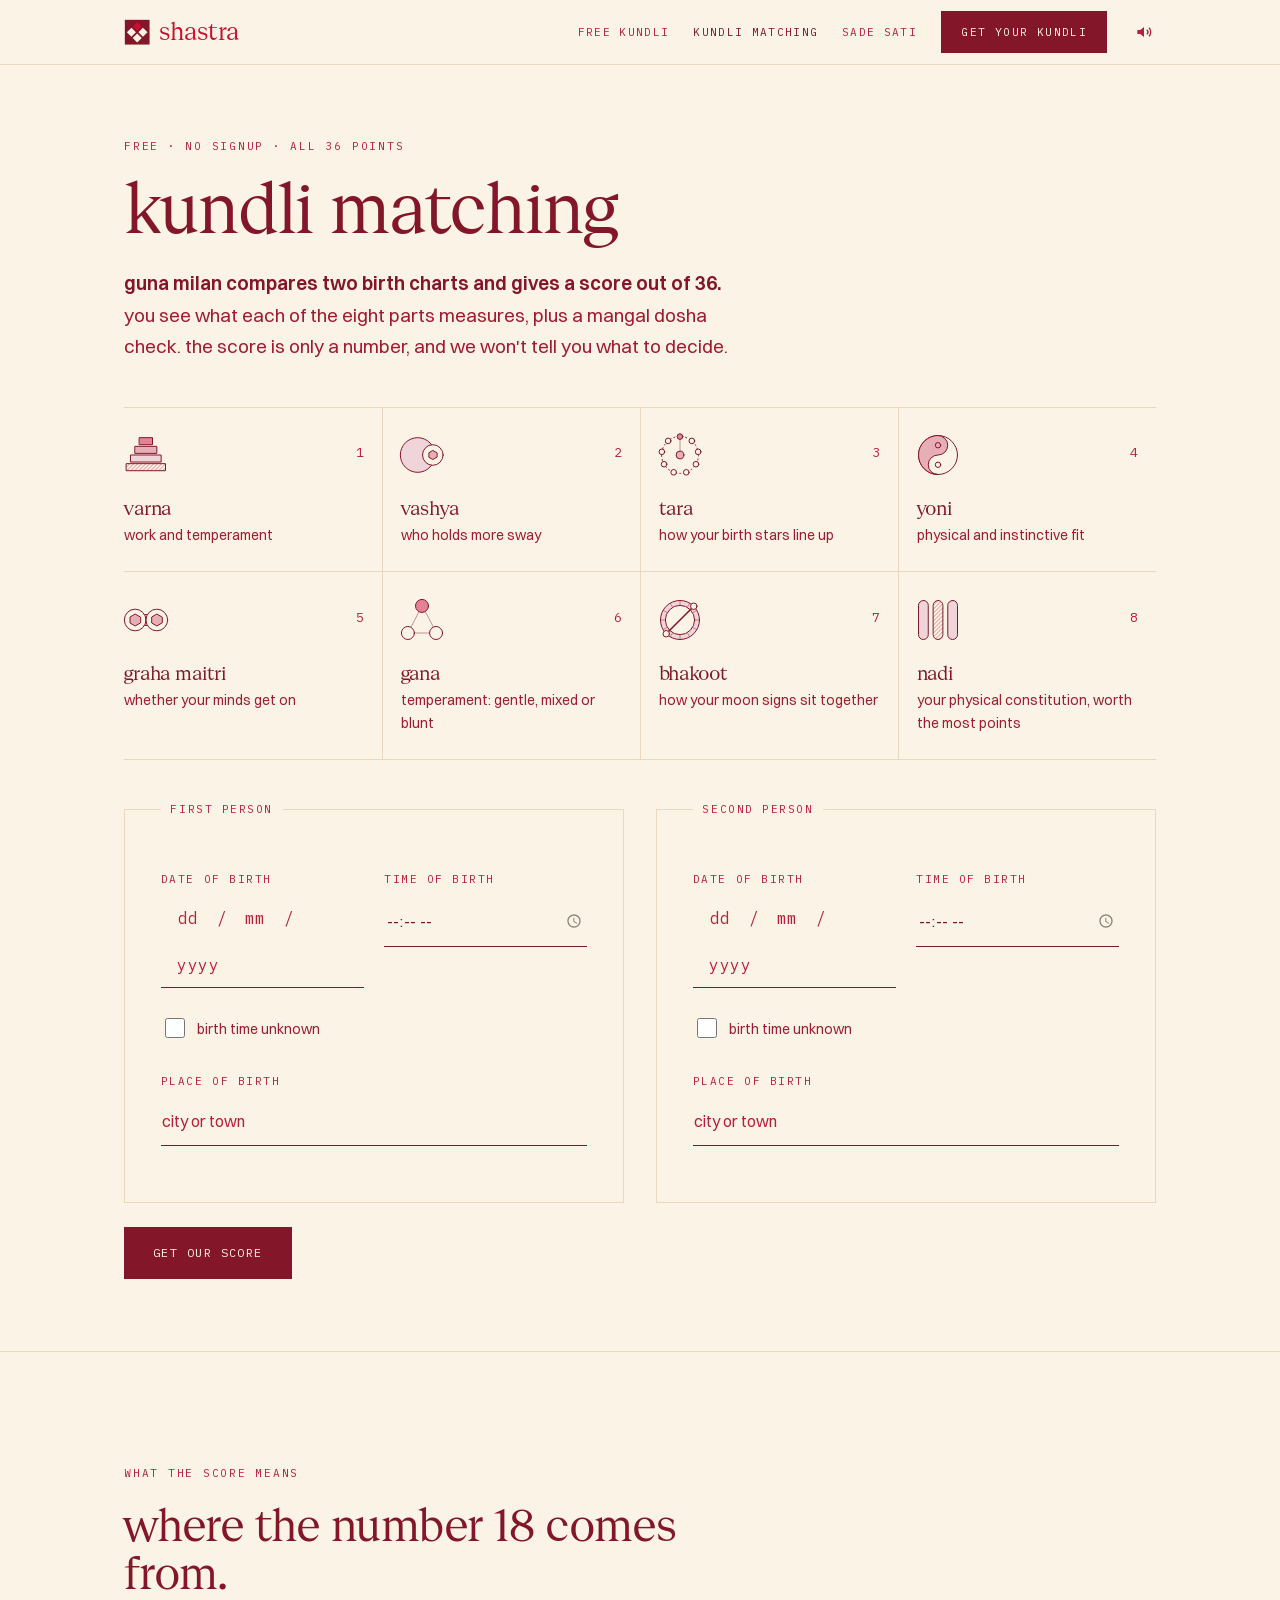
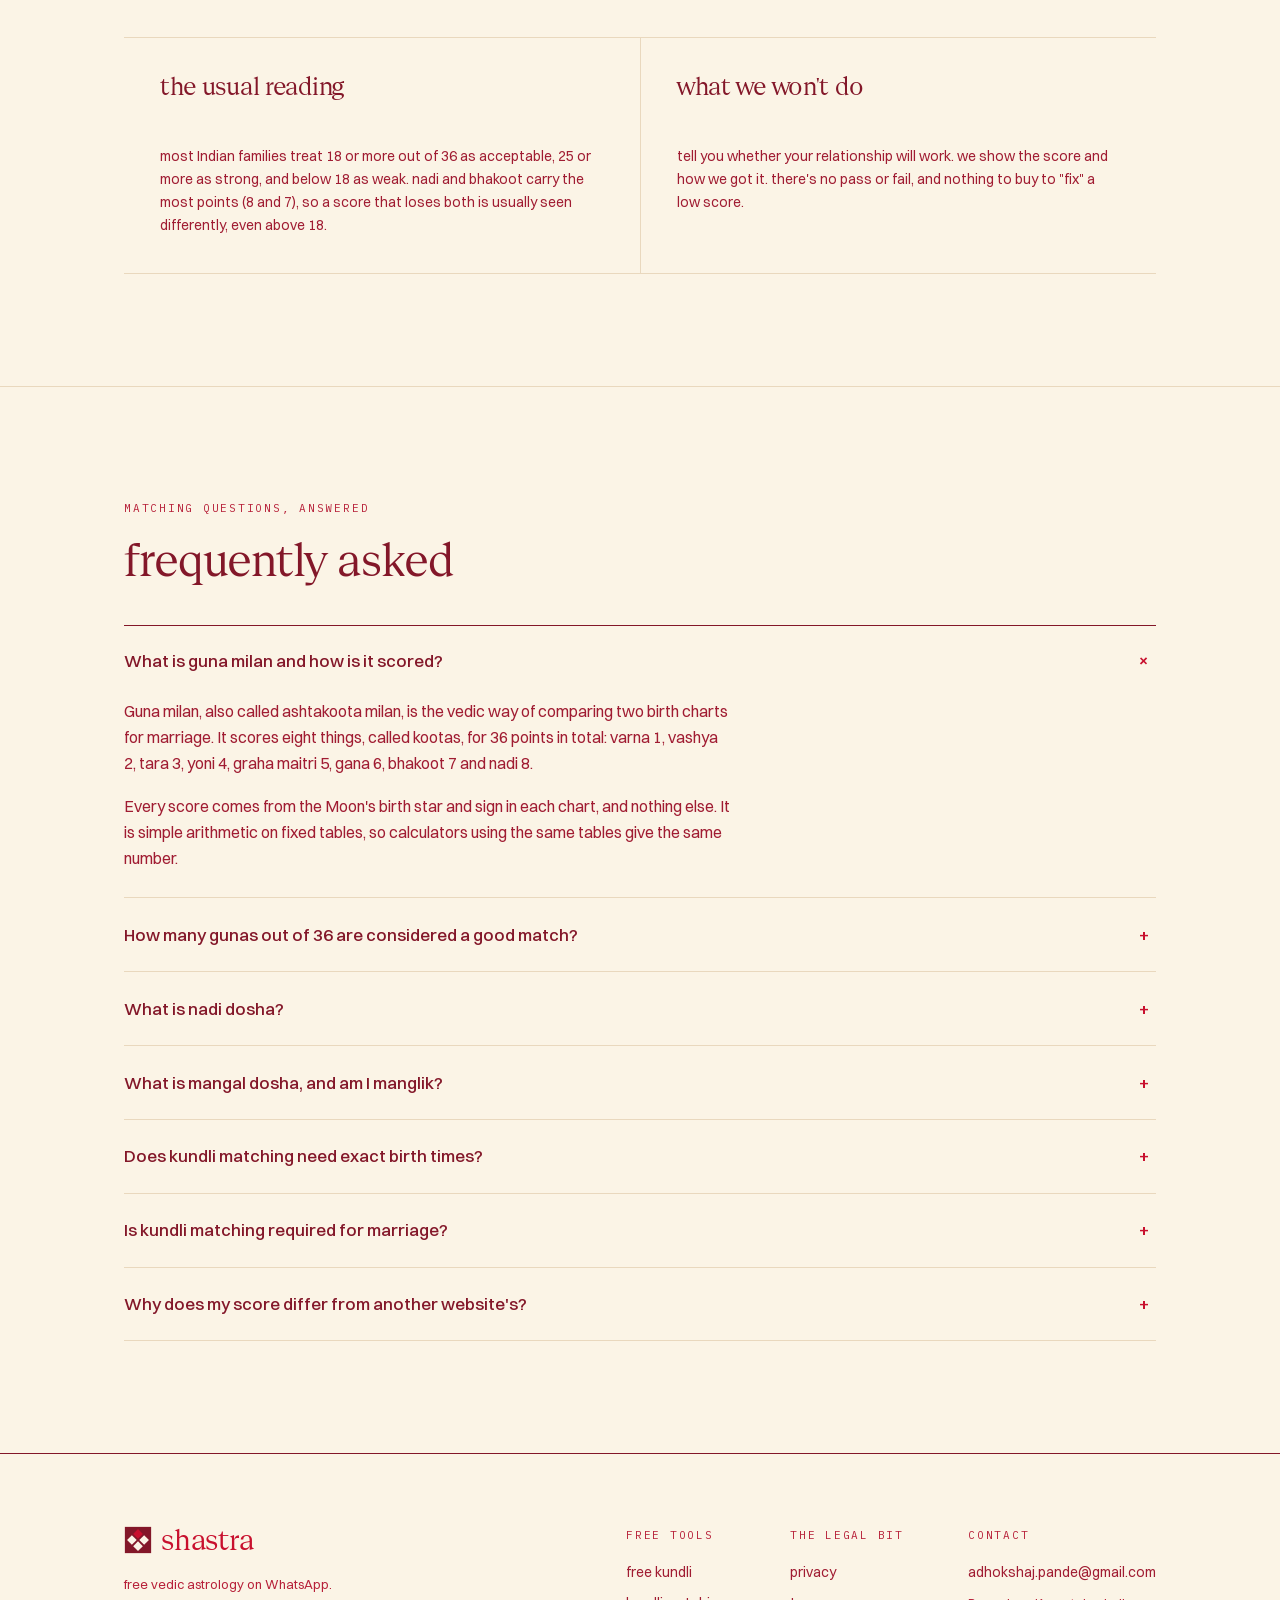
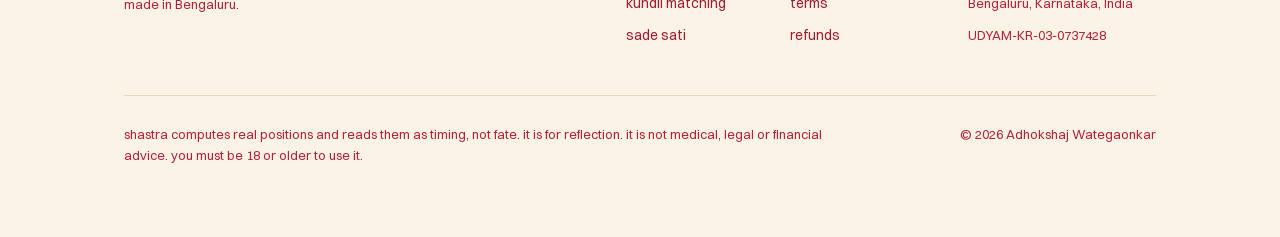
<file: kundli-matching/index.html>
<!doctype html>
<html lang="en">
<head>
<meta charset="utf-8">
<meta name="viewport" content="width=device-width, initial-scale=1, viewport-fit=cover">
<meta name="theme-color" content="#FBF4E6">
<title>Free Kundli Matching · 36-point guna milan calculator | shastra</title>
<meta name="description" content="Free kundli matching with the full 36-point guna milan. See a score for each of the eight parts, plus a mangal dosha check. We show the score and won't tell you what to decide.">
<link rel="canonical" href="https://adhokshajwategaonkar.github.io/shastra-site/kundli-matching/">

<meta property="og:type" content="website">
<meta property="og:site_name" content="shastra">
<meta property="og:title" content="Free Kundli Matching · the full 36 points">
<meta property="og:description" content="A score for each of the eight parts, a mangal dosha check, and how we got the numbers. Free.">
<meta property="og:url" content="https://adhokshajwategaonkar.github.io/shastra-site/kundli-matching/">
<meta property="og:image" content="https://adhokshajwategaonkar.github.io/shastra-site/assets/og-matching.png">
<meta property="og:image:width" content="1200">
<meta property="og:image:height" content="630">
<meta name="twitter:card" content="summary_large_image">

<link rel="icon" href="../assets/favicon.svg" type="image/svg+xml">
<link rel="icon" href="../assets/favicon-32.png" sizes="32x32">
<link rel="apple-touch-icon" href="../assets/apple-touch-icon.png">

<link rel="preload" href="../assets/fonts/geistserif-400.woff2" as="font" type="font/woff2" crossorigin>
<link rel="preload" href="../assets/fonts/switzer-400.woff2" as="font" type="font/woff2" crossorigin>
<link rel="stylesheet" href="../assets/shastra.css?v=7fc7156a">

<script type="application/ld+json">
{
  "@context": "https://schema.org",
  "@graph": [
    {
      "@type": "BreadcrumbList",
      "itemListElement": [
        { "@type": "ListItem", "position": 1, "name": "shastra", "item": "https://adhokshajwategaonkar.github.io/shastra-site/" },
        { "@type": "ListItem", "position": 2, "name": "Kundli matching", "item": "https://adhokshajwategaonkar.github.io/shastra-site/kundli-matching/" }
      ]
    },
    {
      "@type": "WebApplication",
      "name": "Free kundli matching (guna milan) calculator",
      "url": "https://adhokshajwategaonkar.github.io/shastra-site/kundli-matching/",
      "applicationCategory": "LifestyleApplication",
      "browserRequirements": "Requires JavaScript",
      "offers": { "@type": "Offer", "price": "0", "priceCurrency": "INR" },
      "featureList": [
        "Full 36-point ashtakoota guna milan",
        "Per-koota breakdown with the values each score came from",
        "Nadi and bhakoot dosha detection with classical exemptions",
        "Mangal dosha checked from lagna, moon and venus for both charts"
      ]
    },
    {
      "@type": "FAQPage",
      "mainEntity": [
        {
          "@type": "Question",
          "name": "What is guna milan and how is it scored?",
          "acceptedAnswer": { "@type": "Answer", "text": "Guna milan, also called ashtakoota milan, is the vedic way of comparing two birth charts for marriage. It scores eight things, called kootas, for 36 points in total: varna 1, vashya 2, tara 3, yoni 4, graha maitri 5, gana 6, bhakoot 7 and nadi 8. Every score comes from the Moon's birth star and sign in each chart, and nothing else. It is simple arithmetic on fixed tables, so calculators using the same tables give the same number." }
        },
        {
          "@type": "Question",
          "name": "How many gunas out of 36 are considered a good match?",
          "acceptedAnswer": { "@type": "Answer", "text": "The usual reading is 18 or more as acceptable, 25 or more as strong, and below 18 as weak. Nadi (8 points) and bhakoot (7 points) matter most, so a score above 18 that lost both is seen differently from one that lost neither. These cut-offs are tradition, not part of the calculation. shastra shows the score and the breakdown. It doesn't judge the relationship." }
        },
        {
          "@type": "Question",
          "name": "What is nadi dosha?",
          "acceptedAnswer": { "@type": "Answer", "text": "Nadi dosha means both people's Moon birth stars fall in the same nadi group: aadi, madhya or antya. Nadi is worth 8 of the 36 points, the most of any part, and sharing a group scores zero. Classical texts list exceptions: both charts having the same Moon sign, the same birth star in different quarters, or birth stars with the same ruling planet. shastra checks these and tells you which apply." }
        },
        {
          "@type": "Question",
          "name": "What is mangal dosha (manglik)?",
          "acceptedAnswer": { "@type": "Answer", "text": "Mangal dosha means Mars is in the 1st, 2nd, 4th, 7th, 8th or 12th house counted from a starting point in the chart. Traditions differ on the starting point, so shastra checks all three (the rising sign, the Moon and Venus) and shows each result. It also applies the traditional exceptions, such as Mars being in its own sign or at its strongest. Mangal dosha is separate from the 36-point score." }
        },
        {
          "@type": "Question",
          "name": "Does guna milan use birth time?",
          "acceptedAnswer": { "@type": "Answer", "text": "Guna milan only needs the Moon's position, which depends far more on the date than the time. So a missing birth time rarely changes the score, and never by much. Mangal dosha is different. Part of that check uses the rising sign, which changes about every two hours. If the birth time is unknown, that part is approximate, and this page says so." }
        },
        {
          "@type": "Question",
          "name": "Is kundli matching required for marriage?",
          "acceptedAnswer": { "@type": "Answer", "text": "No. It is a common custom in Indian marriages, not a legal requirement. Classical astrology also treats it as one factor among several, not a decision. Guna milan only compares Moon positions. It knows nothing about two people who already know each other." }
        }
      ]
    }
  ]
}
</script>
</head>

<body>
<svg class="bp-defs" aria-hidden="true" focusable="false"><defs><pattern id="bp-hatch" width="5" height="5" patternUnits="userSpaceOnUse" patternTransform="rotate(45)"><path d="M0 0V5"/></pattern><pattern id="bp-hatch-s" width="2.6" height="2.6" patternUnits="userSpaceOnUse" patternTransform="rotate(45)"><path d="M0 0V2.6"/></pattern><pattern id="bp-dots" width="6" height="6" patternUnits="userSpaceOnUse"><circle cx="1" cy="1" r="0.55"/></pattern><marker id="bp-arrow" viewBox="0 0 8 8" refX="7.5" refY="4" markerWidth="5" markerHeight="5" markerUnits="userSpaceOnUse" orient="auto-start-reverse"><path d="M0 1 8 4 0 7z"/></marker></defs></svg>
<a class="skip" href="#tool">skip to the calculator</a>

<header class="nav">
  <div class="wrap">
    <a class="wordmark" href="../"><svg class="wordmark-mark" viewBox="0 0 64 64" aria-hidden="true" role="presentation"><rect x="2" y="2" width="60" height="60" fill="currentColor"/><path fill="var(--mark)" d="M32 7L43 18L32 29L21 18Z"/><path fill="var(--paper)" d="M46 21L57 32L46 43L35 32Z"/><path fill="var(--paper)" d="M32 35L43 46L32 57L21 46Z"/><path fill="var(--paper)" d="M18 21L29 32L18 43L7 32Z"/></svg><span class="wordmark-text">shastra</span></a>
    <nav aria-label="primary">
      <a href="../kundli/">free kundli</a>
      <a href="./" class="hide-sm">kundli matching</a>
      <a href="../sade-sati/" class="hide-sm">sade sati</a>
      <a class="btn btn-primary" href="../kundli/" data-warm="cold">get <span class="hide-xs">your </span>kundli</a>
      <details class="nav-menu"><summary aria-label="menu"><svg viewBox="0 0 24 24" width="22" height="22" aria-hidden="true"><path d="M3 7h18M3 12h18M3 17h18" fill="none" stroke="currentColor" stroke-width="1.75"/></svg></summary><div class="nav-menu-list"><a href="../kundli/">free kundli</a><a href="./">kundli matching</a><a href="../sade-sati/">sade sati</a></div></details>
    </nav>
  </div>
</header>

<main>

  <section class="section" id="tool" style="padding-block:clamp(2.5rem,6vw,4.5rem)">
    <div class="wrap">
      <p class="label">free · no signup · all 36 points</p>
      <h1 class="display">kundli matching</h1>
      <p class="lede" style="margin-top:1.5rem">
        <strong style="color:var(--ink)">guna milan compares two birth charts and gives a score out of 36.</strong> you see what each of the eight parts measures, plus a mangal dosha check. the score is only a number, and we won't tell you what to decide.
      </p>


      <!-- The eight kootas, drawn. Each mark shows what its koota actually
           compares, so the strip is a legend and an explanation as well as the
           thing that stops this page being two empty boxes on paper. The only
           vermilion is on nadi's 8, because it carries the most points and a
           reader should see that before they read anything. -->
      <ul class="kootas-glance" aria-label="the eight kootas and their maximum points">
        <li class="koota-card">
          <svg class="koota-icon bp" viewBox="0 0 48 48" aria-hidden="true" role="presentation"><rect class="t3" x="18" y="8" width="12" height="6.5"/><rect class="t2" x="14" y="16" width="20" height="6.5"/><rect class="t1" x="10" y="24" width="28" height="6.5"/><rect class="hxs" x="6" y="32" width="36" height="6.5"/></svg>
          <p class="koota-name display-sm">varna</p>
          <p class="koota-pts mono">1</p>
          <p class="koota-blurb small">work and temperament</p>
        </li>
        <li class="koota-card">
          <svg class="koota-icon bp" viewBox="0 0 48 48" aria-hidden="true" role="presentation"><circle class="t1" cx="20" cy="24" r="16"/><circle class="pl" cx="34" cy="24" r="9.5"/><path class="t2" d="M37.64 26.1 L34 28.2 L30.36 26.1 L30.36 21.9 L34 19.8 L37.64 21.9Z"/></svg>
          <p class="koota-name display-sm">vashya</p>
          <p class="koota-pts mono">2</p>
          <p class="koota-blurb small">who holds more sway</p>
        </li>
        <li class="koota-card">
          <svg class="koota-icon bp" viewBox="0 0 48 48" aria-hidden="true" role="presentation"><circle class="ln dot" cx="24" cy="24" r="17"/><path class="ln soft" d="M24 24V7"/><circle class="t3" cx="24" cy="7" r="2.6"/><circle class="pl" cx="34.93" cy="10.98" r="2.6"/><circle class="pl" cx="40.74" cy="21.05" r="2.6"/><circle class="pl" cx="38.72" cy="32.5" r="2.6"/><circle class="pl" cx="29.81" cy="39.97" r="2.6"/><circle class="pl" cx="18.19" cy="39.97" r="2.6"/><circle class="pl" cx="9.28" cy="32.5" r="2.6"/><circle class="pl" cx="7.26" cy="21.05" r="2.6"/><circle class="pl" cx="13.07" cy="10.98" r="2.6"/><circle class="t2" cx="24" cy="24" r="3.6"/></svg>
          <p class="koota-name display-sm">tara</p>
          <p class="koota-pts mono">3</p>
          <p class="koota-blurb small">how your birth stars line up</p>
        </li>
        <li class="koota-card">
          <svg class="koota-icon bp" viewBox="0 0 48 48" aria-hidden="true" role="presentation"><circle class="pl" cx="24" cy="24" r="18"/><path class="t2" d="M24 6a9 9 0 0 1 0 18a9 9 0 0 0 0 18a18 18 0 0 1 0-36Z"/><circle class="t2" cx="24" cy="15" r="2.5"/><circle class="pl" cx="24" cy="33" r="2.5"/></svg>
          <p class="koota-name display-sm">yoni</p>
          <p class="koota-pts mono">4</p>
          <p class="koota-blurb small">physical and instinctive fit</p>
        </li>
        <li class="koota-card">
          <svg class="koota-icon bp" viewBox="0 0 48 48" aria-hidden="true" role="presentation"><rect class="hxs" x="14" y="19" width="20" height="10"/><circle class="pl" cx="14" cy="24" r="10"/><path class="t2" d="M18.76 26.75 L14 29.5 L9.24 26.75 L9.24 21.25 L14 18.5 L18.76 21.25Z"/><circle class="pl" cx="34" cy="24" r="10"/><path class="t2" d="M38.76 26.75 L34 29.5 L29.24 26.75 L29.24 21.25 L34 18.5 L38.76 21.25Z"/></svg>
          <p class="koota-name display-sm">graha maitri</p>
          <p class="koota-pts mono">5</p>
          <p class="koota-blurb small">whether your minds get on</p>
        </li>
        <li class="koota-card">
          <svg class="koota-icon bp" viewBox="0 0 48 48" aria-hidden="true" role="presentation"><path class="ln soft" d="M24 11L11 36H37Z"/><circle class="t3" cx="24" cy="11" r="6"/><circle class="pl" cx="11" cy="36" r="6"/><circle class="pl" cx="37" cy="36" r="6"/></svg>
          <p class="koota-name display-sm">gana</p>
          <p class="koota-pts mono">6</p>
          <p class="koota-blurb small">temperament: gentle, mixed or blunt</p>
        </li>
        <li class="koota-card">
          <svg class="koota-icon bp" viewBox="0 0 48 48" aria-hidden="true" role="presentation"><circle class="t1" cx="24" cy="24" r="18"/><circle class="pl" cx="24" cy="24" r="13.5"/><path class="ln soft" d="M38 24L41.5 24M36.12 31L39.16 32.75M31 36.12L32.75 39.16M24 38L24 41.5M17 36.12L15.25 39.16M11.88 31L8.84 32.75M10 24L6.5 24M11.88 17L8.84 15.25M17 11.88L15.25 8.84M24 10L24 6.5M31 11.88L32.75 8.84M36.12 17L39.16 15.25"/><path class="ln" d="M11.3 36.7L36.7 11.3" style="stroke-width:1.5"/><circle class="pl" cx="36.7" cy="11.3" r="3"/><circle class="pl" cx="11.3" cy="36.7" r="3"/></svg>
          <p class="koota-name display-sm">bhakoot</p>
          <p class="koota-pts mono">7</p>
          <p class="koota-blurb small">how your moon signs sit together</p>
        </li>
        <li class="koota-card is-heaviest">
          <svg class="koota-icon bp" viewBox="0 0 48 48" aria-hidden="true" role="presentation"><rect class="t1" x="6" y="6" width="9" height="36" rx="4.5"/><rect class="hxs" x="19.5" y="6" width="9" height="36" rx="4.5"/><rect class="t1" x="33" y="6" width="9" height="36" rx="4.5"/></svg>
          <p class="koota-name display-sm">nadi</p>
          <p class="koota-pts mono">8</p>
          <p class="koota-blurb small">your physical constitution, worth the most points</p>
        </li>
      </ul>

      <form id="form" novalidate style="margin-top:2.5rem">
        <div class="error" id="err" hidden role="alert"></div>

        <div class="two-charts">
          <fieldset class="card">
            <legend class="label" style="margin:0 0 1rem">first person</legend>
            <div class="field-row">
              <label class="field"><span>date of birth</span>
                <input type="date" name="adate" required min="1800-01-01" max="2030-12-31"></label>
              <label class="field"><span>time of birth</span>
                <input type="time" name="atime" id="atime"></label>
            </div>
            <label class="checkbox">
              <input type="checkbox" name="atimeUnknown" id="atimeUnknown">
              <span>birth time unknown</span>
            </label>
            <label class="field"><span>place of birth</span>
              <input type="text" name="aplace" placeholder="city or town" required></label>
          </fieldset>

          <fieldset class="card">
            <legend class="label" style="margin:0 0 1rem">second person</legend>
            <div class="field-row">
              <label class="field"><span>date of birth</span>
                <input type="date" name="bdate" required min="1800-01-01" max="2030-12-31"></label>
              <label class="field"><span>time of birth</span>
                <input type="time" name="btime" id="btime"></label>
            </div>
            <label class="checkbox">
              <input type="checkbox" name="btimeUnknown" id="btimeUnknown">
              <span>birth time unknown</span>
            </label>
            <label class="field"><span>place of birth</span>
              <input type="text" name="bplace" placeholder="city or town" required></label>
          </fieldset>
        </div>

        <div class="btn-row" style="margin-top:1.5rem">
          <button type="submit" class="btn btn-primary" id="go" data-warm="cold">get our score</button>
          <span class="tiny" id="warmnote"></span>
        </div>
      </form>
    </div>
  </section>

  <!-- ── result ─────────────────────────────────────────────────────────── -->
  <section class="section result" id="result" hidden>
    <div class="wrap">
      <div class="score-head">
        <div>
          <p class="label">guna milan</p>
          <p class="score fluid-score"><span id="total">0</span><span class="of">/ 36</span></p>
          <p class="small" id="band-line" style="margin-top:0.5rem"></p>
        </div>
        <div class="score-bar" aria-hidden="true"><div id="bar"></div></div>
      </div>

      <p class="small" id="honest" style="margin-top:1.75rem;max-width:var(--prose)"></p>

      <h3 class="display" style="margin-top:3rem">your score, part by part</h3>
      <div class="scroller" style="margin-top:1.25rem">
        <table class="data" id="kootas">
          <thead>
            <tr><th scope="col">koota</th><th scope="col">score</th><th scope="col">what it compared</th></tr>
          </thead>
          <tbody></tbody>
        </table>
      </div>

      <div class="grid grid-2" style="margin-top:3rem">
        <div class="card">
          <p class="label" style="margin-bottom:0.75rem">the two moon positions</p>
          <div class="readout" id="profiles"></div>
        </div>
        <div class="card">
          <p class="label" style="margin-bottom:0.75rem">the mars and marriage question (mangal dosha)</p>
          <div class="readout" id="mangal"></div>
          <p class="tiny" id="mangal-framing" style="margin-top:1rem;margin-bottom:0"></p>
        </div>
      </div>

      <div class="card upsell" style="margin-top:3rem">
        <p class="label" style="margin-bottom:0.75rem">want more?</p>
        <h3 class="display">the score is free. the full explanation is ₹149, once.</h3>
        <p class="small" style="max-width:44rem">
          the compatibility report explains your score: which parts matter most for you two, what it means if only one chart has mangal dosha, and where your charts differ.
          one payment. no subscription. refund within 7 days.
        </p>
        <div class="btn-row" style="margin-top:1.5rem">
          <a class="btn btn-primary" href="../kundli/" data-warm="cold">see a full kundli</a>
        </div>
      </div>
    </div>
  </section>

  <!-- ── explainer ──────────────────────────────────────────────────────── -->


  <section class="section">
    <div class="wrap">
      <p class="label">what the score means</p>
      <h2 class="display" style="max-width:24ch">where the number 18 comes from.</h2>
      <div class="grid grid-2" style="margin-top:2.5rem">
        <div class="card">
          <h3 class="display">the usual reading</h3>
          <p class="small">most Indian families treat 18 or more out of 36 as acceptable, 25 or more as strong, and below 18 as weak. nadi and bhakoot carry the most points (8 and 7), so a score that loses both is usually seen differently, even above 18.</p>
        </div>
        <div class="card">
          <h3 class="display">what we won't do</h3>
          <p class="small">tell you whether your relationship will work. we show the score and how we got it. there's no pass or fail, and nothing to buy to "fix" a low score.</p>
        </div>
      </div>
    </div>
  </section>

  <!-- ── faq ────────────────────────────────────────────────────────────── -->
  <section class="section">
    <div class="wrap">
      <p class="label">matching questions, answered</p>
      <h2 class="display" style="margin-bottom:2.5rem">frequently asked</h2>
      <div class="faq">
        <details open>
          <summary>What is guna milan and how is it scored?</summary>
          <div><p>Guna milan, also called ashtakoota milan, is the vedic way of comparing two birth charts for marriage. It scores eight things, called kootas, for 36 points in total: varna 1, vashya 2, tara 3, yoni 4, graha maitri 5, gana 6, bhakoot 7 and nadi 8.</p><p>Every score comes from the Moon's birth star and sign in each chart, and nothing else. It is simple arithmetic on fixed tables, so calculators using the same tables give the same number.</p></div>
        </details>

        <details>
          <summary>How many gunas out of 36 are considered a good match?</summary>
          <div><p>The usual reading is 18 or more as acceptable, 25 or more as strong, and below 18 as weak. Nadi (8 points) and bhakoot (7 points) matter most, so a score above 18 that lost both is seen differently from one that lost neither.</p><p>These cut-offs are tradition, not part of the calculation. shastra shows the score and the breakdown. It doesn't judge the relationship.</p></div>
        </details>

        <details>
          <summary>What is nadi dosha?</summary>
          <div><p>Nadi dosha means both people's Moon birth stars fall in the same nadi group: aadi, madhya or antya. Nadi is worth 8 of the 36 points, the most of any part, and sharing a group scores zero.</p><p>Classical texts list exceptions: both charts having the same Moon sign, the same birth star in different quarters, or birth stars with the same ruling planet. shastra checks these and tells you which apply.</p></div>
        </details>

        <details>
          <summary>What is mangal dosha, and am I manglik?</summary>
          <div><p>Mangal dosha means Mars is in the 1st, 2nd, 4th, 7th, 8th or 12th house counted from a starting point in the chart. Traditions differ on the starting point, so shastra checks all three (the rising sign, the Moon and Venus) and shows each result.</p><p>It also applies the traditional exceptions, such as Mars being in its own sign or at its strongest. Mangal dosha is separate from the 36-point score.</p></div>
        </details>

        <details>
          <summary>Does kundli matching need exact birth times?</summary>
          <div><p>Guna milan only needs the Moon's position, which depends far more on the date than the time. So a missing birth time rarely changes the score, and never by much.</p><p>Mangal dosha is different. Part of that check uses the rising sign, which changes about every two hours. If the birth time is unknown, that part is approximate, and this page says so.</p></div>
        </details>

        <details>
          <summary>Is kundli matching required for marriage?</summary>
          <div><p>No. It is a common custom in Indian marriages, not a legal requirement. Classical astrology also treats it as one factor among several, not a decision.</p><p>Guna milan only compares Moon positions. It knows nothing about two people who already know each other.</p></div>
        </details>

        <details>
          <summary>Why does my score differ from another website's?</summary>
          <div><p>Usually because of one of two settings. Classical sources disagree on parts of vashya (2 points) and graha maitri (5 points), so sites choose differently. A difference of a point or two is normal.</p><p>A bigger gap usually means a different ayanamsa, the setting for where the zodiac starts. It can move a Moon into a neighbouring birth star and change several scores at once. shastra uses Lahiri, the Indian standard.</p></div>
        </details>
      </div>
    </div>
  </section>

</main>

<footer class="footer">
  <div class="wrap">
    <div class="cols">
      <div>
        <a class="wordmark" href="../"><svg class="wordmark-mark" viewBox="0 0 64 64" aria-hidden="true" role="presentation"><rect x="2" y="2" width="60" height="60" fill="currentColor"/><path fill="var(--mark)" d="M32 7L43 18L32 29L21 18Z"/><path fill="var(--paper)" d="M46 21L57 32L46 43L35 32Z"/><path fill="var(--paper)" d="M32 35L43 46L32 57L21 46Z"/><path fill="var(--paper)" d="M18 21L29 32L18 43L7 32Z"/></svg><span class="wordmark-text">shastra</span></a>
        <p class="tiny" style="margin-top:0.75rem;max-width:24rem">free vedic astrology on WhatsApp.<br>made in Bengaluru.</p>
      </div>
      <div>
        <h4>free tools</h4>
        <ul>
          <li><a href="../kundli/">free kundli</a></li>
          <li><a href="./">kundli matching</a></li>
          <li><a href="../sade-sati/">sade sati</a></li>
        </ul>
      </div>
      <div>
        <h4>the legal bit</h4>
        <ul>
          <li><a href="../privacy/">privacy</a></li>
          <li><a href="../terms/">terms</a></li>
          <li><a href="../refunds/">refunds</a></li>
        </ul>
      </div>
      <div>
        <h4>contact</h4>
        <ul>
          <li><a href="mailto:adhokshaj.pande@gmail.com">adhokshaj.pande@gmail.com</a></li>
          <li><span class="tiny">Bengaluru, Karnataka, India</span></li>
          <li><span class="tiny">UDYAM-KR-03-0737428</span></li>
        </ul>
      </div>
    </div>
    <div class="disclaimer">
      <p style="margin:0;max-width:44rem">shastra computes real positions and reads them as timing,
        not fate. it is for reflection. it is not medical, legal or financial advice. you must be 18
        or older to use it.</p>
      <p style="margin:0">© 2026 Adhokshaj Wategaonkar</p>
    </div>
  </div>
</footer>

<style>
  /* ── the eight kootas, as marks ───────────────────────────────────────
     A ruled grid rather than eight floating cards: same cell language as the
     rest of the site, and it reads as one table of contents instead of eight
     unrelated tiles. */
  .kootas-glance {
    list-style: none; margin: 2.75rem 0 0; padding: 0;
    display: grid; grid-template-columns: repeat(2, 1fr); gap: 0;
    position: relative;
  }
  @media (min-width: 40rem) { .kootas-glance { grid-template-columns: repeat(4, 1fr); } }
  .koota-card {
    padding: 1.4rem 1.1rem 1.5rem 0;
    border-bottom: 1px solid var(--rule);
    position: relative;
  }
  .kootas-glance > li + li { border-left: 1px solid var(--rule); padding-left: 1.1rem; }
  @media (min-width: 40rem) {
    .kootas-glance > li:nth-child(4n + 1) { border-left: 0; padding-left: 0; }
  }
  @media (max-width: 40rem) {
    .kootas-glance > li:nth-child(2n + 1) { border-left: 0; padding-left: 0; }
  }

  .koota-icon { width: 3.25rem; height: 3.25rem; display: block; margin: 0 0 1rem -0.27rem; }
  .koota-name { margin: 0 0 0.2rem; }
  /* The score sits in the corner like a plate number, not in the reading
     order of the name. */
  .koota-pts {
    position: absolute; top: 1.4rem; right: 1.1rem;
    font-size: 0.8125rem; color: var(--ink-faint);
  }
  .is-heaviest .koota-pts { color: var(--mark); }
  .koota-blurb { margin: 0; }

  .two-charts { display: grid; gap: 2rem; }
  @media (min-width: 55rem) { .two-charts { grid-template-columns: 1fr 1fr; } }
  fieldset.card { border: 1px solid var(--rule); margin: 0; }
  fieldset.card legend {
    padding: 0 0.6rem; font-family: var(--mono); font-size: 0.6875rem;
    letter-spacing: 0.14em; text-transform: uppercase; color: var(--ink-faint);
  }

  /* One column, not two. A measuring rule belongs directly under the number
     it measures and across the full measure — set beside it and bottom-
     aligned, it floats away from the figure and reads as an unrelated bar. */
  .score-head { display: grid; gap: 1.25rem; }

  /* The score is a computed number, so it is set in mono, not in the serif,
     and it is the one thing on the page the second plate marks. */
  .score {
    font-family: var(--mono); font-weight: 400; line-height: 0.95;
    font-size: clamp(3.25rem, 11vw, 5.5rem);
    color: var(--mark); margin: 0;
    font-variant-numeric: tabular-nums lining-nums; letter-spacing: -0.02em;
  }
  .score .of { font-size: 0.26em; color: var(--ink-faint); margin-left: 0.5rem; letter-spacing: 0.1em; }

  /* A measuring rule, not a progress bar. Ticked every 6 of 36, so the eye
     can read the score off the scale instead of guessing at a proportion —
     and the heavy tick at halfway is 18, the conventional floor. */
  .score-bar {
    position: relative; height: 0.7rem;
    background: var(--paper-sunk);
    border: 1px solid var(--rule-firm);
    overflow: hidden;
  }
  .score-bar > div {
    height: 100%; width: 0; background: var(--mark);
    transition: width 1.1s var(--spring);
  }
  .score-bar::after {
    content: ''; position: absolute; inset: 0; pointer-events: none;
    background:
      linear-gradient(to right, transparent calc(50% - 1px), var(--rule-firm) calc(50% - 1px) 50%, transparent 50%),
      repeating-linear-gradient(to right,
        var(--rule-firm) 0 1px, transparent 1px calc(100% / 6));
    opacity: 0.4;
  }

  .koota-plain {
    display: block;
    font-family: var(--body);
    font-size: 0.75rem;
    font-weight: 400;
    text-transform: none;
    letter-spacing: 0;
    color: var(--ink-faint);
    margin-top: 0.15rem;
  }
  .koota-ref th[scope='row'], table.data#kootas th[scope='row'] {
    text-transform: none; letter-spacing: 0; font-size: 0.875rem;
    color: var(--ink); font-weight: 500; font-family: var(--body);
  }
  .upsell { border-left: 2px solid var(--mark); }
</style>

<script src="../assets/sound.js?v=b5f28fae" defer></script>
<script src="../assets/shastra.js?v=eef72da5" defer></script>
<script src="../assets/datefield.js?v=84e8ba01" defer></script>
<script defer>
window.addEventListener('load', function () {
  var S = window.shastra;
  var form = document.getElementById('form');
  var err = document.getElementById('err');
  var go = document.getElementById('go');
  var result = document.getElementById('result');
  var warmnote = document.getElementById('warmnote');

  S.placeField(form.querySelector('[name="aplace"]'));
  S.placeField(form.querySelector('[name="bplace"]'));

  [['atimeUnknown', 'atime'], ['btimeUnknown', 'btime']].forEach(function (pair) {
    var box = document.getElementById(pair[0]);
    var t = document.getElementById(pair[1]);
    box.addEventListener('change', function () {
      t.disabled = box.checked;
      t.style.opacity = box.checked ? '0.4' : '1';
    });
  });

  var warnTimer = setTimeout(function () {
    if (S.warm === 'warming') warmnote.textContent = 'starting up. this can take up to a minute.';
  }, 2500);
  var poll = setInterval(function () {
    if (S.warm !== 'warming' && S.warm !== 'cold') { clearInterval(poll); clearTimeout(warnTimer); warmnote.textContent = ''; }
  }, 700);

  function row(k, v) { return '<div><span class="k">' + k + '</span><span class="v">' + v + '</span></div>'; }

  // What each koota actually compared — the values, not a judgement.
  function evidence(name, k, tc) {
    switch (name) {
      case 'varna': return tc(k.groom) + ' / ' + tc(k.bride) + (k.note ? ' \u00B7 ' + k.note : '');
      case 'vashya': return tc(k.groom) + ' / ' + tc(k.bride);
      case 'tara': return tc(k.forGroom.name) + ' (' + k.forGroom.taraNumber + ') / ' +
        tc(k.forBride.name) + ' (' + k.forBride.taraNumber + ')';
      case 'yoni': return tc(k.groom) + ' / ' + tc(k.bride) + (k.sameYoni ? ' \u00B7 same yoni' : '');
      case 'grahaMaitri': return tc(k.groomLord) + ' / ' + tc(k.brideLord) +
        (k.sameLord ? ' \u00B7 same lord' : ' \u00B7 ' + k.relation.join(' & '));
      case 'gana': return tc(k.groom) + ' / ' + tc(k.bride);
      case 'bhakoot': return k.fromGroom + '/' + k.fromBride + ' axis' +
        (k.dosha ? ' \u00B7 bhakoot dosha' : '');
      case 'nadi': return tc(k.groom) + ' / ' + tc(k.bride) +
        (k.dosha ? (k.exemptions.length ? ' \u00B7 same nadi, exempted: ' + k.exemptions.join('; ') : ' \u00B7 same nadi') : '');
      default: return '';
    }
  }

  var LABEL = {
    varna: 'varna', vashya: 'vashya', tara: 'tara', yoni: 'yoni',
    grahaMaitri: 'graha maitri', gana: 'gana', bhakoot: 'bhakoot', nadi: 'nadi',
  };

  var PLAIN = {
    varna: 'work and temperament',
    vashya: 'who holds more sway',
    tara: 'how your birth stars line up',
    yoni: 'physical and instinctive fit',
    grahaMaitri: 'whether your minds get on',
    gana: 'temperament: gentle, mixed or blunt',
    bhakoot: 'how your moon signs sit together',
    nadi: 'your physical constitution, worth the most points',
  };

  function render(m) {
    var tc = S.titleCase;

    S.countUp(document.getElementById('total'), m.total, m.total % 1 ? 1 : 0);
    document.getElementById('bar').style.width = (m.total / m.max * 100) + '%';
    document.getElementById('band-line').textContent =
      m.percent + '% of the points · usually called "' + m.band + '"';
    document.getElementById('honest').textContent = m.honestNote;

    document.querySelector('#kootas tbody').innerHTML = m.order.map(function (name) {
      var k = m.kootas[name];
      var full = k.score === k.max;
      var zero = k.score === 0;
      return '<tr><th scope="row">' + LABEL[name] +
        '<span class="koota-plain">' + PLAIN[name] + '</span></th>' +
        '<td class="num mono" style="color:' + (full ? 'var(--mark)' : zero ? 'var(--ink-faint)' : 'var(--ink)') + '">' +
        k.score + ' / ' + k.max + '</td>' +
        '<td class="small">' + evidence(name, k, tc) + '</td></tr>';
    }).join('');

    var p = m.profiles;
    document.getElementById('profiles').innerHTML =
      row('first · moon', tc(p.groom.moonSign) + ' · ' + tc(p.groom.nakshatra) + ' quarter ' + p.groom.nakshatraPada) +
      row('second · moon', tc(p.bride.moonSign) + ' · ' + tc(p.bride.nakshatra) + ' quarter ' + p.bride.nakshatraPada) +
      row('gana', tc(p.groom.gana) + ' / ' + tc(p.bride.gana)) +
      row('nadi', tc(p.groom.nadi) + ' / ' + tc(p.bride.nadi)) +
      row('yoni', tc(p.groom.yoni) + ' / ' + tc(p.bride.yoni));

    var mg = m.doshas.mangal;
    function refs(x) {
      var on = [];
      if (x.fromLagna) on.push('the rising sign');
      if (x.fromMoon) on.push('the moon');
      if (x.fromVenus) on.push('venus');
      return on.length ? 'counted from ' + on.join(', ') : 'from none of the three';
    }
    document.getElementById('mangal').innerHTML =
      row('first person', refs(mg.groom)) +
      row('second person', refs(mg.bride)) +
      (mg.groom.cancellations.length ? row('exemption', mg.groom.cancellations[0]) : '') +
      (mg.bride.cancellations.length ? row('exemption', mg.bride.cancellations[0]) : '');
    document.getElementById('mangal-framing').textContent = mg.framing;

    result.hidden = false;
    if (window.shastraSound) window.shastraSound.sfx.ok();
  }

  form.addEventListener('submit', function (e) {
    e.preventDefault();
    S.clearFail(err);

    var a = S.birthFrom(form, 'a');
    var b = S.birthFrom(form, 'b');

    if (!a.date || !b.date) return S.fail(err, 'please enter both dates of birth.');
    if ((!a.place && !a.lat) || (!b.place && !b.lat)) return S.fail(err, 'please enter both places of birth. type a city and pick from the list.');

    S.busy(go, true);
    S.call('/api/match', { body: { a: a, b: b } })
      .then(function (d) {
        render(d.milan);
        result.scrollIntoView({ behavior: 'smooth', block: 'start' });
      })
      .catch(function (ex) { S.fail(err, ex.message); })
      .then(function () { S.busy(go, false); });
  });
});
</script>
</body>
</html>
</file>
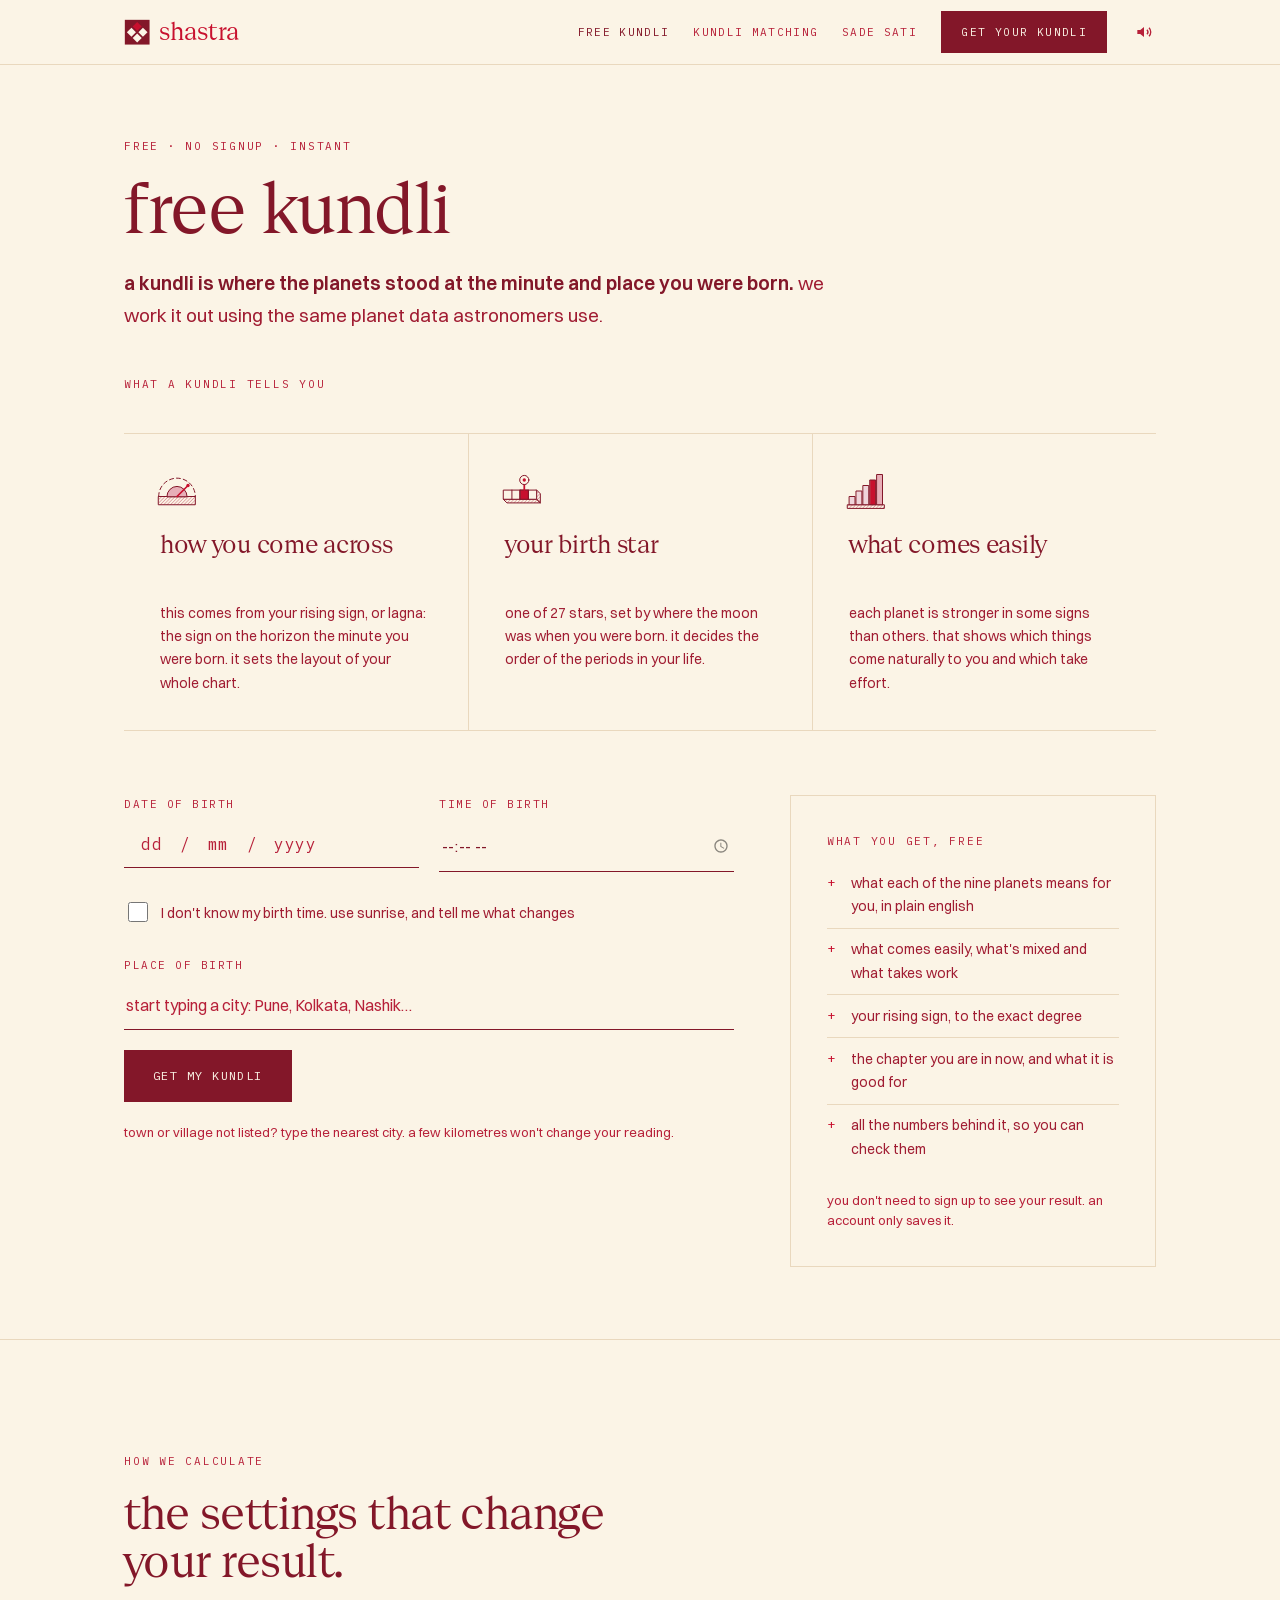
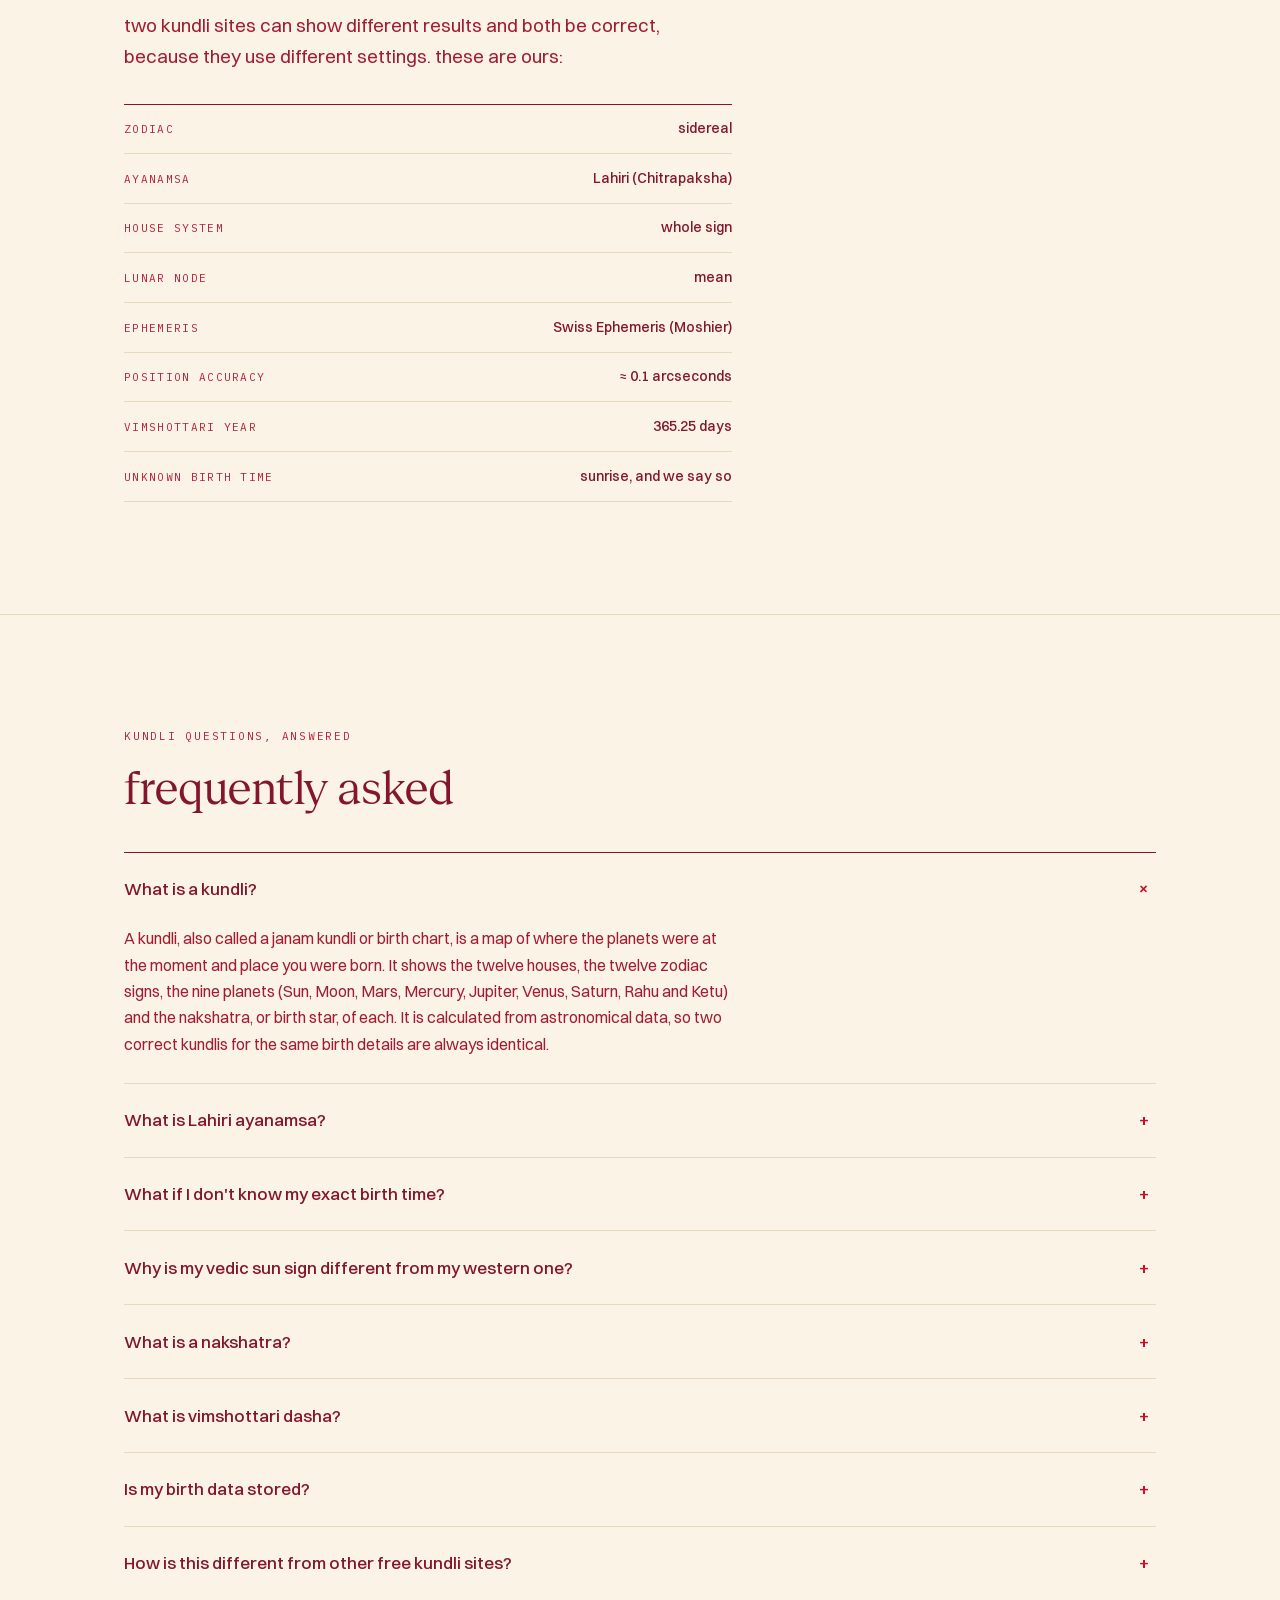
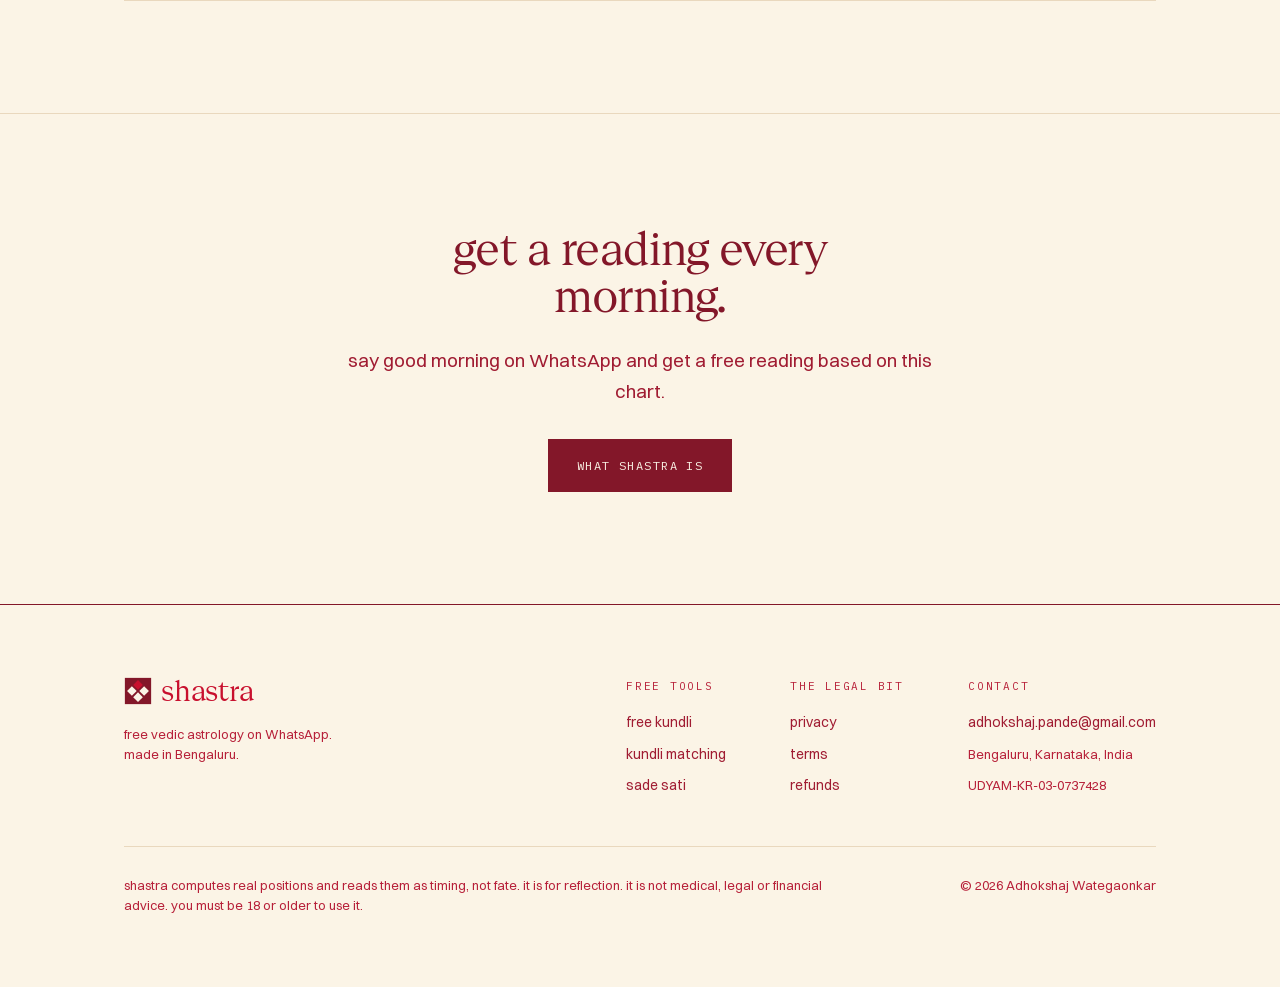
<file: kundli/index.html>
<!doctype html>
<html lang="en">
<head>
<meta charset="utf-8">
<meta name="viewport" content="width=device-width, initial-scale=1, viewport-fit=cover">
<meta name="theme-color" content="#FBF4E6">
<title>Free Kundli · birth chart with nakshatra and dasha | shastra</title>
<meta name="description" content="Get your free kundli in seconds: your rising sign, all nine planets, your birth star and the dasha you are in now, explained in plain words. No signup.">
<link rel="canonical" href="https://adhokshajwategaonkar.github.io/shastra-site/kundli/">

<meta property="og:type" content="website">
<meta property="og:site_name" content="shastra">
<meta property="og:title" content="Free Kundli · your birth chart, explained">
<meta property="og:description" content="Your rising sign, all nine planets, your birth star and your current dasha, in plain words. Free, no signup.">
<meta property="og:url" content="https://adhokshajwategaonkar.github.io/shastra-site/kundli/">
<meta property="og:image" content="https://adhokshajwategaonkar.github.io/shastra-site/assets/og-kundli.png">
<meta property="og:image:width" content="1200">
<meta property="og:image:height" content="630">
<meta name="twitter:card" content="summary_large_image">

<link rel="icon" href="../assets/favicon.svg" type="image/svg+xml">
<link rel="icon" href="../assets/favicon-32.png" sizes="32x32">
<link rel="apple-touch-icon" href="../assets/apple-touch-icon.png">

<link rel="preload" href="../assets/fonts/geistserif-400.woff2" as="font" type="font/woff2" crossorigin>
<link rel="preload" href="../assets/fonts/switzer-400.woff2" as="font" type="font/woff2" crossorigin>
<link rel="stylesheet" href="../assets/shastra.css?v=7fc7156a">

<script type="application/ld+json">
{
  "@context": "https://schema.org",
  "@graph": [
    {
      "@type": "BreadcrumbList",
      "itemListElement": [
        { "@type": "ListItem", "position": 1, "name": "shastra", "item": "https://adhokshajwategaonkar.github.io/shastra-site/" },
        { "@type": "ListItem", "position": 2, "name": "Free kundli", "item": "https://adhokshajwategaonkar.github.io/shastra-site/kundli/" }
      ]
    },
    {
      "@type": "WebApplication",
      "name": "Free kundli generator",
      "url": "https://adhokshajwategaonkar.github.io/shastra-site/kundli/",
      "applicationCategory": "LifestyleApplication",
      "browserRequirements": "Requires JavaScript",
      "offers": { "@type": "Offer", "price": "0", "priceCurrency": "INR" },
      "featureList": [
        "Lagna (ascendant) with degree and nakshatra",
        "All nine grahas by sign, house, nakshatra and pada",
        "Sidereal positions, Lahiri ayanamsa, whole-sign houses",
        "Navamsa (D9) chart",
        "Vimshottari mahadasha and antardasha with dates",
        "Panchanga for the birth day"
      ]
    },
    {
      "@type": "HowTo",
      "name": "How to generate a free kundli",
      "totalTime": "PT1M",
      "step": [
        { "@type": "HowToStep", "position": 1, "name": "Enter your date of birth", "text": "Enter the calendar date you were born, as day, month and year." },
        { "@type": "HowToStep", "position": 2, "name": "Enter your time of birth", "text": "Enter the time from your birth certificate or hospital record. If you do not know it, tick the unknown box. We then use sunrise. Planet signs stay reliable, but your rising sign, houses and dasha dates become approximate." },
        { "@type": "HowToStep", "position": 3, "name": "Enter your place of birth", "text": "Start typing your city or town and pick it from the list. We work out the location and time zone for you." },
        { "@type": "HowToStep", "position": 4, "name": "Read the chart", "text": "Your kundli appears straight away: your rising sign, all nine planets, your birth star, and the dasha period you are in now, explained in plain words." }
      ]
    },
    {
      "@type": "FAQPage",
      "mainEntity": [
        {
          "@type": "Question",
          "name": "What is a kundli?",
          "acceptedAnswer": { "@type": "Answer", "text": "A kundli, also called a janam kundli or birth chart, is a map of where the planets were at the moment and place you were born. It shows the twelve houses, the twelve zodiac signs, the nine planets (Sun, Moon, Mars, Mercury, Jupiter, Venus, Saturn, Rahu and Ketu) and the nakshatra, or birth star, of each. It is calculated from astronomical data, so two correct kundlis for the same birth details are always identical." }
        },
        {
          "@type": "Question",
          "name": "What is Lahiri ayanamsa?",
          "acceptedAnswer": { "@type": "Answer", "text": "Lahiri, also called Chitrapaksha, is the standard Indian way of setting where the zodiac starts. Western astrology starts the zodiac from the March equinox. Indian astrology starts it from the fixed stars, with the star Spica at exactly 180°. The gap between the two is about 24° today and grows slowly each year. India adopted Lahiri as its national standard in 1955. This is why a vedic chart usually puts your Sun one sign earlier than a western horoscope does." }
        },
        {
          "@type": "Question",
          "name": "What if I do not know my exact birth time?",
          "acceptedAnswer": { "@type": "Answer", "text": "Tick the unknown-time box and we use sunrise on your birth date. Your Moon sign, birth star and the sign of every planet stay reliable, except in the rare case that the Moon changes sign that day. Your rising sign (lagna), your houses and your dasha dates become approximate. The rising sign changes about every two hours, and dasha dates can shift by months. shastra tells you this on the chart." }
        },
        {
          "@type": "Question",
          "name": "Why is my vedic Sun sign different from my western one?",
          "acceptedAnswer": { "@type": "Answer", "text": "The two systems start the zodiac from different points. Western astrology uses the March equinox. Vedic astrology uses the fixed stars. The Earth's axis wobbles slowly, so these two points have drifted about 24° apart, a little under one full sign. So someone born in late March is Aries in a western horoscope and usually Pisces in a vedic one. Neither is wrong. They define the start of the zodiac differently." }
        },
        {
          "@type": "Question",
          "name": "What is a nakshatra?",
          "acceptedAnswer": { "@type": "Answer", "text": "A nakshatra, or birth star, is one of 27 equal parts of the zodiac. Each is about as wide as the distance the Moon travels in a day, and each is split into four quarters, called padas. Your Moon's nakshatra is the most used value in Indian astrology. It sets the order of your dashas, kundli matching compares it, and it traditionally gives the first syllable of a child's name." }
        },
        {
          "@type": "Question",
          "name": "What is vimshottari dasha?",
          "acceptedAnswer": { "@type": "Answer", "text": "Vimshottari dasha divides life into periods ruled by the planets, adding up to 120 years. Each planet's main period, or mahadasha, has a fixed length: Ketu 7 years, Venus 20, Sun 6, Moon 10, Mars 7, Rahu 18, Jupiter 16, Saturn 19, Mercury 17. The exact position of your Moon at birth decides which period you start in and how much of it was already over. Each main period is split into shorter ones, called antardashas, in the same order." }
        },
        {
          "@type": "Question",
          "name": "Is this kundli free, and do I need an account?",
          "acceptedAnswer": { "@type": "Answer", "text": "It is free and you don't need an account. You see your chart straight away. Nothing you type here is saved unless you create an account to keep the chart." }
        }
      ]
    }
  ]
}
</script>
</head>

<body>
<svg class="bp-defs" aria-hidden="true" focusable="false"><defs><pattern id="bp-hatch" width="5" height="5" patternUnits="userSpaceOnUse" patternTransform="rotate(45)"><path d="M0 0V5"/></pattern><pattern id="bp-hatch-s" width="2.6" height="2.6" patternUnits="userSpaceOnUse" patternTransform="rotate(45)"><path d="M0 0V2.6"/></pattern><pattern id="bp-dots" width="6" height="6" patternUnits="userSpaceOnUse"><circle cx="1" cy="1" r="0.55"/></pattern><marker id="bp-arrow" viewBox="0 0 8 8" refX="7.5" refY="4" markerWidth="5" markerHeight="5" markerUnits="userSpaceOnUse" orient="auto-start-reverse"><path d="M0 1 8 4 0 7z"/></marker></defs></svg>
<a class="skip" href="#tool">skip to the calculator</a>

<header class="nav">
  <div class="wrap">
    <a class="wordmark" href="../"><svg class="wordmark-mark" viewBox="0 0 64 64" aria-hidden="true" role="presentation"><rect x="2" y="2" width="60" height="60" fill="currentColor"/><path fill="var(--mark)" d="M32 7L43 18L32 29L21 18Z"/><path fill="var(--paper)" d="M46 21L57 32L46 43L35 32Z"/><path fill="var(--paper)" d="M32 35L43 46L32 57L21 46Z"/><path fill="var(--paper)" d="M18 21L29 32L18 43L7 32Z"/></svg><span class="wordmark-text">shastra</span></a>
    <nav aria-label="primary">
      <a href="./">free kundli</a>
      <a href="../kundli-matching/" class="hide-sm">kundli matching</a>
      <a href="../sade-sati/" class="hide-sm">sade sati</a>
      <a class="btn btn-primary" href="#tool" data-warm="cold">get <span class="hide-xs">your </span>kundli</a>
      <details class="nav-menu"><summary aria-label="menu"><svg viewBox="0 0 24 24" width="22" height="22" aria-hidden="true"><path d="M3 7h18M3 12h18M3 17h18" fill="none" stroke="currentColor" stroke-width="1.75"/></svg></summary><div class="nav-menu-list"><a href="./">free kundli</a><a href="../kundli-matching/">kundli matching</a><a href="../sade-sati/">sade sati</a></div></details>
    </nav>
  </div>
</header>

<main>

  <!-- ── tool ───────────────────────────────────────────────────────────── -->
  <!-- Heading, then what the three opaque words mean, then the form. A page
       that opens on an empty form reads as a utility. -->
  <section class="section" id="tool" style="padding-block:clamp(2.5rem,6vw,4.5rem)">
    <div class="wrap">
      <p class="label">free · no signup · instant</p>
      <h1 class="display">free kundli</h1>
      <!-- The answer-first block. A crawler that reads nothing else should
           still come away with a correct definition. -->
      <p class="lede" style="margin-top:1.5rem;max-width:46rem">
        <strong style="color:var(--ink)">a kundli is where the planets stood at the minute and place you were born.</strong>
        we work it out using the same planet data astronomers use.
      </p>
      <p class="label" style="margin:2.75rem 0 0">what a kundli tells you</p>
      <div class="grid grid-3" style="margin-top:2.5rem">
        <div class="card">
          <svg class="value-icon bp" viewBox="0 0 48 48" aria-hidden="true" role="presentation"><rect class="hxs" x="4" y="30" width="40" height="9"/><path class="ln dash" d="M4 30a20 20 0 0 1 40 0"/><path class="t2" d="M13 30a11 11 0 0 1 22 0Z"/><path class="mks" d="M24 30L36 18"/><circle class="mkd" cx="36" cy="18" r="1.8"/></svg>
          <h3 class="display">how you come across</h3>
          <p class="small">this comes from your rising sign, or lagna: the sign on the horizon the minute you were born. it sets the layout of your whole chart.</p>
        </div>
        <div class="card">
          <svg class="value-icon bp" viewBox="0 0 48 48" aria-hidden="true" role="presentation"><path class="hxs" d="M40 23L44 27V37L40 33Z"/><path class="hxs" d="M4 33H40L44 37H8Z"/><rect class="pl" x="4" y="23" width="36" height="10"/><rect class="mk" x="22" y="23" width="9" height="10"/><path class="ln" d="M13 23v10M22 23v10M31 23v10"/><path class="mks" d="M26.5 17V23"/><circle class="pl" cx="26.5" cy="12" r="5"/><circle class="mkd" cx="26.5" cy="12" r="1.8"/></svg>
          <h3 class="display">your birth star</h3>
          <p class="small">one of 27 stars, set by where the moon was when you were born. it decides the order of the periods in your life.</p>
        </div>
        <div class="card">
          <svg class="value-icon bp" viewBox="0 0 48 48" aria-hidden="true" role="presentation"><rect class="hxs" x="4" y="39" width="40" height="4"/><rect class="t1" x="6.0" y="30" width="6" height="9"/><rect class="t1" x="13.5" y="24" width="6" height="15"/><rect class="t1" x="21.0" y="18" width="6" height="21"/><rect class="mk" x="28.5" y="12" width="6" height="27"/><rect class="t2" x="36.0" y="6" width="6" height="33"/></svg>
          <h3 class="display">what comes easily</h3>
          <p class="small">each planet is stronger in some signs than others. that shows which things come naturally to you and which take effort.</p>
        </div>
      </div>
    </div>

    <div class="wrap tool-grid" style="margin-top:clamp(2.5rem,5vw,4rem)">
      <div>

        <form id="form" novalidate>
          <div class="error" id="err" hidden role="alert"></div>

          <div class="field-row">
            <label class="field">
              <span>date of birth</span>
              <input type="date" name="date" required max="2030-12-31" min="1800-01-01">
            </label>
            <label class="field">
              <span>time of birth</span>
              <input type="time" name="time" id="time">
            </label>
          </div>

          <label class="checkbox">
            <input type="checkbox" name="timeUnknown" id="timeUnknown">
            <span>I don't know my birth time. use sunrise, and tell me what changes</span>
          </label>

          <label class="field">
            <span>place of birth</span>
            <input type="text" name="place" placeholder="start typing a city: Pune, Kolkata, Nashik…" required>
          </label>

          <div class="btn-row">
            <button type="submit" class="btn btn-primary" id="go" data-warm="cold">get my kundli</button>
            <span class="tiny" id="warmnote"></span>
          </div>
        </form>

        <p class="tiny" style="margin-top:1.25rem">
          town or village not listed? type the nearest city. a few kilometres won't change your reading.
        </p>
      </div>

      <div class="tool-aside">
        <div class="card">
          <p class="label" style="margin-bottom:0.75rem">what you get, free</p>
          <ul class="ticks">
            <li>what each of the nine planets means for you, in plain english</li>
            <li>what comes easily, what's mixed and what takes work</li>
            <li>your rising sign, to the exact degree</li>
            <li>the chapter you are in now, and what it is good for</li>
            <li>all the numbers behind it, so you can check them</li>
          </ul>
          <p class="tiny" style="margin-top:1.25rem;margin-bottom:0">
            you don't need to sign up to see your result. an account only saves it.
          </p>
        </div>
      </div>
    </div>
  </section>

  <!-- ── result ─────────────────────────────────────────────────────────── -->
  <section class="section result" id="result" hidden>
    <div class="wrap">
      <p class="label">your kundli</p>
      <h2 class="display" id="summary-line" style="max-width:24ch"></h2>
      <div class="shortver" id="reading-headline" hidden></div>
      <p class="small" id="precision" style="margin-top:1rem;max-width:var(--prose)"></p>

      <div id="verdict-block" hidden>
        <p class="label" style="margin-top:2.75rem">your nine planets</p>
        <p class="small sect-how">
          each line is one planet and what it means for you. the groups show what comes easily and what takes work.
        </p>
        <div class="verdict" id="verdict"></div>

        <p class="label" style="margin-top:2.75rem">what to do with it</p>
        <p class="small sect-how">
          everyday situations, and what your chart suggests you do in each.
        </p>
        <div class="dodont" id="dodont"></div>
      </div>

      <div class="charts" style="margin-top:3rem">
        <figure>
          <figcaption class="label">birth chart (rasi, D1)</figcaption>
          <svg id="rasi" viewBox="0 0 320 320" role="img" aria-label="North Indian rasi chart"></svg>
        </figure>
        <figure>
          <figcaption class="label">depth chart (navamsa, D9)</figcaption>
          <svg id="navamsa" viewBox="0 0 320 320" role="img" aria-label="North Indian navamsa chart"></svg>
        </figure>
        <div>
          <p class="chart-key">
            Su sun · Mo moon · Ma mars · Me mercury · Ju jupiter · Ve venus ·
            Sa saturn · Ra rahu · Ke ketu · ASC your rising sign.
            the small numbers are the twelve houses.
          </p>
          <p class="label" style="margin-top:1.5rem">your chart in four lines</p>
          <div class="readout" id="bigthree"></div>
          <p class="label" style="margin-top:2rem">running now</p>
          <div class="readout" id="dasha-now"></div>
        </div>
      </div>

      <!-- ── the reading ────────────────────────────────────────────────────
           Everything below here is composed by server/src/lib/interpret.js
           from the same numbers rendered above. It is a deterministic lookup,
           not a generation: free, instant, and incapable of inventing a claim
           the engine did not compute. The tables used to be the whole result,
           which made this page a readout off an instrument rather than
           something a person could use. -->
      <div id="reading" hidden>
        <h3 class="display" style="margin-top:3.5rem">your reading</h3>
        <p class="small" style="max-width:var(--prose)">
          most important first: how you come across, how you feel, and who you are.
        </p>
        <div id="openers" class="grid" style="margin-top:1.75rem"></div>

        <p class="label" style="margin-top:3rem">where you are now</p>
        <div id="now-block" class="card" style="margin-top:0.75rem;border-left:2px solid var(--mark)"></div>

        <div id="tensions-block" hidden>
          <p class="label" style="margin-top:3rem">where your chart pulls two ways</p>
          <p class="small" style="max-width:var(--prose);margin-top:0.5rem">
            every chart has a few of these. here are yours.
          </p>
          <div id="tensions" class="grid" style="margin-top:1.25rem"></div>
        </div>

        <div id="dosha-block" hidden>
          <p class="label" style="margin-top:3rem">the mars and marriage question (mangal dosha)</p>
          <div id="dosha" class="card" style="margin-top:0.75rem"></div>
        </div>

        <h3 class="display" style="margin-top:3.5rem">the other six</h3>
        <div id="graha-readings" class="grid grid-2" style="margin-top:1.25rem"></div>

        <p class="tiny" id="reading-notes" style="margin-top:2.5rem;max-width:var(--prose)"></p>

        <details class="glossary" id="glossary">
          <summary class="label" style="cursor:pointer">
            the words, in plain english
          </summary>
          <dl id="glossary-list"></dl>
        </details>
      </div>

      <h3 class="display" style="margin-top:3.5rem">the numbers behind it</h3>
      <p class="small" style="max-width:var(--prose)">
        check them against any astronomy table.
      </p>
      <div class="scroller" style="margin-top:1.25rem">
        <table class="data" id="grahas">
          <thead>
            <tr>
              <th scope="col">planet</th><th scope="col">sign</th><th scope="col">degree</th>
              <th scope="col">house</th><th scope="col">birth star</th><th scope="col">quarter</th>
              <th scope="col">placement</th>
            </tr>
          </thead>
          <tbody></tbody>
        </table>
      </div>

      <h3 class="display" style="margin-top:3.5rem">the periods of your life (vimshottari dasha)</h3>
      
      <div class="scroller" style="margin-top:1.25rem">
        <table class="data" id="dasha">
          <thead>
            <tr><th scope="col">period</th><th scope="col">from</th><th scope="col">to</th><th scope="col">length</th></tr>
          </thead>
          <tbody></tbody>
        </table>
      </div>

      <h3 class="display" style="margin-top:3.5rem">the day you were born (panchanga)</h3>
      <div class="readout" id="panchanga" style="margin-top:1.25rem;max-width:32rem"></div>

      <!-- The one upgrade path. One, and it does not block anything above. -->
      <div class="card upsell" style="margin-top:3.5rem">
        <p class="label" style="margin-bottom:0.75rem">keep this</p>
        <h3 class="display">save your kundli</h3>
        <p class="small" style="max-width:44rem">
          create an account and shastra keeps this chart. say good morning on WhatsApp and you get a free daily reading. longer reports cost ₹99 for career and ₹149 for compatibility, paid once. no subscription.
        </p>
        <div class="btn-row" style="margin-top:1.5rem">
          <a class="btn btn-primary" href="../kundli-matching/" data-warm="cold">compare with someone</a>
        </div>
      </div>
    </div>
  </section>

  <!-- ── explainer: static, crawlable, quotable ─────────────────────────── -->


  <section class="section">
    <div class="wrap">
      <p class="label">how we calculate</p>
      <h2 class="display" style="max-width:22ch">the settings that change your result.</h2>
      <p class="lede" style="margin-top:1.5rem">
        two kundli sites can show different results and both be correct, because they use different settings. these are ours:
      </p>
      <div class="readout" style="margin-top:2rem;max-width:38rem">
        <div><span class="k">zodiac</span><span class="v">sidereal</span></div>
        <div><span class="k">ayanamsa</span><span class="v">Lahiri (Chitrapaksha)</span></div>
        <div><span class="k">house system</span><span class="v">whole sign</span></div>
        <div><span class="k">lunar node</span><span class="v">mean</span></div>
        <div><span class="k">ephemeris</span><span class="v">Swiss Ephemeris (Moshier)</span></div>
        <div><span class="k">position accuracy</span><span class="v">≈ 0.1 arcseconds</span></div>
        <div><span class="k">vimshottari year</span><span class="v">365.25 days</span></div>
        <div><span class="k">unknown birth time</span><span class="v">sunrise, and we say so</span></div>
      </div>
      
    </div>
  </section>

  <!-- ── faq ────────────────────────────────────────────────────────────── -->
  <section class="section">
    <div class="wrap">
      <p class="label">kundli questions, answered</p>
      <h2 class="display" style="margin-bottom:2.5rem">frequently asked</h2>
      <div class="faq">
        <details open>
          <summary>What is a kundli?</summary>
          <div><p>A kundli, also called a janam kundli or birth chart, is a map of where the planets were at the moment and place you were born. It shows the twelve houses, the twelve zodiac signs, the nine planets (Sun, Moon, Mars, Mercury, Jupiter, Venus, Saturn, Rahu and Ketu) and the nakshatra, or birth star, of each. It is calculated from astronomical data, so two correct kundlis for the same birth details are always identical.</p></div>
        </details>

        <details>
          <summary>What is Lahiri ayanamsa?</summary>
          <div><p>Lahiri, also called Chitrapaksha, is the standard Indian way of setting where the zodiac starts. Western astrology starts the zodiac from the March equinox. Indian astrology starts it from the fixed stars, with the star Spica at exactly 180°. The gap between the two is about 24° today and grows slowly each year. India adopted Lahiri as its national standard in 1955.</p><p>This is why a vedic chart usually puts your Sun one sign earlier than a western horoscope does.</p></div>
        </details>

        <details>
          <summary>What if I don't know my exact birth time?</summary>
          <div><p>Tick the unknown-time box and we use sunrise on your birth date. Your Moon sign, birth star and the sign of every planet stay reliable, except in the rare case that the Moon changes sign that day.</p><p>Your rising sign (lagna), your houses and your dasha dates become approximate. The rising sign changes about every two hours, and dasha dates can shift by months. shastra tells you this on the chart.</p></div>
        </details>

        <details>
          <summary>Why is my vedic sun sign different from my western one?</summary>
          <div><p>The two systems start the zodiac from different points. Western astrology uses the March equinox. Vedic astrology uses the fixed stars. The Earth's axis wobbles slowly, so these two points have drifted about 24° apart, a little under one full sign.</p><p>So someone born in late March is Aries in a western horoscope and usually Pisces in a vedic one. Neither is wrong. They define the start of the zodiac differently.</p></div>
        </details>

        <details>
          <summary>What is a nakshatra?</summary>
          <div><p>A nakshatra, or birth star, is one of 27 equal parts of the zodiac. Each is about as wide as the distance the Moon travels in a day, and each is split into four quarters, called padas.</p><p>Your Moon's nakshatra is the most used value in Indian astrology. It sets the order of your dashas, kundli matching compares it, and it traditionally gives the first syllable of a child's name.</p></div>
        </details>

        <details>
          <summary>What is vimshottari dasha?</summary>
          <div><p>Vimshottari dasha divides life into periods ruled by the planets, adding up to 120 years. Each planet's main period, or mahadasha, has a fixed length: Ketu 7 years, Venus 20, Sun 6, Moon 10, Mars 7, Rahu 18, Jupiter 16, Saturn 19, Mercury 17.</p><p>The exact position of your Moon at birth decides which period you start in and how much of it was already over. Each main period is split into shorter ones, called antardashas, in the same order.</p></div>
        </details>

        <details>
          <summary>Is my birth data stored?</summary>
          <div><p>Not by this page. Your details go to shastra's chart engine, your chart comes back, and nothing is saved unless you create an account. If you do, your birth details are only used to work out your charts. See the <a href="../privacy/">privacy policy</a>.</p></div>
        </details>

        <details>
          <summary>How is this different from other free kundli sites?</summary>
          <div><p>Mostly in what comes after the chart. The calculation is standard, so it should match any other correct site using Lahiri and whole-sign houses. If it doesn't, one of us has a bug and we'd like to know.</p><p>We don't hide results behind a signup, sell per-minute consultations, or sell remedies, gemstones or pujas. shastra makes money from two fixed-price reports and nothing else.</p></div>
        </details>
      </div>
    </div>
  </section>

  <section class="section center">
    <div class="wrap">
      <h2 class="display" style="max-width:18ch;margin-inline:auto">get a reading every morning.</h2>
      <p class="lede" style="margin:1.5rem auto 0;text-align:center">
        say good morning on WhatsApp and get a free reading based on this chart.
      </p>
      <div class="btn-row" style="justify-content:center;margin-top:2rem">
        <a class="btn btn-primary" href="../" data-warm="cold">what shastra is</a>
      </div>
    </div>
  </section>

</main>

<footer class="footer">
  <div class="wrap">
    <div class="cols">
      <div>
        <a class="wordmark" href="../"><svg class="wordmark-mark" viewBox="0 0 64 64" aria-hidden="true" role="presentation"><rect x="2" y="2" width="60" height="60" fill="currentColor"/><path fill="var(--mark)" d="M32 7L43 18L32 29L21 18Z"/><path fill="var(--paper)" d="M46 21L57 32L46 43L35 32Z"/><path fill="var(--paper)" d="M32 35L43 46L32 57L21 46Z"/><path fill="var(--paper)" d="M18 21L29 32L18 43L7 32Z"/></svg><span class="wordmark-text">shastra</span></a>
        <p class="tiny" style="margin-top:0.75rem;max-width:24rem">free vedic astrology on WhatsApp.<br>made in Bengaluru.</p>
      </div>
      <div>
        <h4>free tools</h4>
        <ul>
          <li><a href="./">free kundli</a></li>
          <li><a href="../kundli-matching/">kundli matching</a></li>
          <li><a href="../sade-sati/">sade sati</a></li>
        </ul>
      </div>
      <div>
        <h4>the legal bit</h4>
        <ul>
          <li><a href="../privacy/">privacy</a></li>
          <li><a href="../terms/">terms</a></li>
          <li><a href="../refunds/">refunds</a></li>
        </ul>
      </div>
      <div>
        <h4>contact</h4>
        <ul>
          <li><a href="mailto:adhokshaj.pande@gmail.com">adhokshaj.pande@gmail.com</a></li>
          <li><span class="tiny">Bengaluru, Karnataka, India</span></li>
          <li><span class="tiny">UDYAM-KR-03-0737428</span></li>
        </ul>
      </div>
    </div>
    <div class="disclaimer">
      <p style="margin:0;max-width:44rem">shastra computes real positions and reads them as timing,
        not fate. it is for reflection. it is not medical, legal or financial advice. you must be 18
        or older to use it.</p>
      <p style="margin:0">© 2026 Adhokshaj Wategaonkar</p>
    </div>
  </div>
</footer>

<style>
  .tool-grid { display: grid; gap: clamp(2rem, 5vw, 3.5rem); align-items: start; }
  @media (min-width: 62rem) { .tool-grid { grid-template-columns: 1.25fr 0.75fr; } }
  .tool-aside { position: sticky; top: 5.5rem; }
  @media (max-width: 62rem) { .tool-aside { position: static; } }

  /* A ruled list, the way an index is set — not bullets. */
  /* A mark per value, in the same hairline idiom as the hero wheel. Each one
     draws the thing it names: the horizon for the lagna, a crescent in its
     sign, one nakshatra quartered into padas, the twelve whole signs, and the
     dasha timeline with the period you are in marked. */
  .value-icon { width: 2.75rem; height: 2.75rem; display: block; margin-bottom: 1.1rem; }

  .ticks { list-style: none; padding: 0; margin: 0; }
  .ticks li {
    position: relative; padding: 0.6rem 0 0.6rem 1.5rem;
    font-size: 0.875rem; color: var(--ink-soft);
    border-bottom: 1px solid var(--rule);
  }
  .ticks li:last-child { border-bottom: 0; }
  .ticks li::before {
    content: '\002B'; position: absolute; left: 0; top: 0.6rem;
    font-family: var(--mono); color: var(--mark); font-size: 0.8125rem;
  }

  .charts { display: grid; gap: 2.5rem; align-items: start; }
  @media (min-width: 55rem) { .charts { grid-template-columns: repeat(3, 1fr); } }
  .charts figure { margin: 0; }
  .charts figcaption { margin-bottom: 0.9rem; }
  .charts svg { width: 100%; max-width: 22rem; }

  /* The purchase surface. It gets the second plate's rule and nothing else —
     no fill, no glow, no badge. */
  .upsell { border-left: 2px solid var(--mark); }
</style>

<script src="../assets/sound.js?v=b5f28fae" defer></script>
<script src="../assets/shastra.js?v=eef72da5" defer></script>
<script src="../assets/datefield.js?v=84e8ba01" defer></script>
<script src="../assets/kundli-chart.js?v=b123f808" defer></script>
<script defer>
window.addEventListener('load', function () {
  var S = window.shastra;
  var form = document.getElementById('form');
  var err = document.getElementById('err');
  var go = document.getElementById('go');
  var result = document.getElementById('result');
  var warmnote = document.getElementById('warmnote');
  var timeEl = document.getElementById('time');
  var unknown = document.getElementById('timeUnknown');

  S.placeField(form.querySelector('[name="place"]'));

  unknown.addEventListener('change', function () {
    timeEl.disabled = unknown.checked;
    timeEl.style.opacity = unknown.checked ? '0.4' : '1';
  });

  // Tell the truth about a sleeping free instance instead of showing nothing.
  var warnTimer = setTimeout(function () {
    if (S.warm === 'warming') warmnote.textContent = 'starting up. this can take up to a minute.';
  }, 2500);
  var poll = setInterval(function () {
    if (S.warm === 'warm') { clearInterval(poll); clearTimeout(warnTimer); warmnote.textContent = ''; }
    else if (S.warm === 'unreachable') { clearInterval(poll); clearTimeout(warnTimer); warmnote.textContent = ''; }
  }, 700);

  var GRAHA_ORDER = ['sun', 'moon', 'mars', 'mercury', 'jupiter', 'venus', 'saturn', 'rahu', 'ketu'];

  function row(k, v) {
    return '<div><span class="k">' + k + '</span><span class="v">' + v + '</span></div>';
  }

  function esc(s) {
    return String(s).replace(/&/g, '&amp;').replace(/</g, '&lt;').replace(/>/g, '&gt;');
  }

  function paras(lines) {
    return lines.map(function (l) {
      return '<p class="small" style="color:var(--muted);margin:0 0 0.7rem">' + esc(l) + '</p>';
    }).join('');
  }

  /**
   * The interpretation. Note what this function does NOT do: it does not
   * decide anything. Ordering, phrasing, which tensions surface and what is
   * suppressed when the birth time is unknown are all settled server-side in
   * interpret.js, where there are tests. The page just lays it out.
   */
  /* One paragraph you read, and the rest on request.

     `lead` is written as flowing prose with *emphasis* markers around the two
     to four phrases specific to this reader. Everything is escaped first and
     only then are those markers turned into <strong>, so the markup can only
     ever come from our own tables.

     Falls back to the old flat list if a block has no lead, which keeps this
     working against an older engine response. */
  var ORD = ['', 'first', 'second', 'third', 'fourth', 'fifth', 'sixth',
    'seventh', 'eighth', 'ninth', 'tenth', 'eleventh', 'twelfth'];

  function rich(text) {
    return esc(text).replace(/\*([^*]+)\*/g, '<strong>$1</strong>');
  }

  function body(block) {
    var out;
    if (!block.lead) {
      out = paras(block.lines);
    } else {
      out = '<p class="read-lead">' + rich(block.lead) + '</p>';
      var rest = block.detail || [];
      if (rest.length) {
        out += '<details class="read-more"><summary>more</summary><div>' +
               rest.map(function (t) { return '<p>' + esc(t) + '</p>'; }).join('') +
               '</div></details>';
      }
    }
    // The answer to "so what do I do". One line, on every card, and the only
    // vermilion on it, because it is where the eye should land.
    if (block.action) {
      out += '<p class="read-action"><b>what to do with this</b>' +
             esc(block.action) + '</p>';
    }
    return out;
  }

  /* The three bands are told apart by a drawn mark, never by colour: red on
     one band and not the others would turn the second plate into a severity
     scale. Filled is well placed, half-filled is awkward, outline is the one
     you build, a rule is the one with nothing much to say. */
  var BAND_MARK = {
    power:    '<rect x="1" y="1" width="9" height="9" fill="currentColor"/>',
    pressure: '<rect x="1" y="1" width="9" height="9" fill="none" ' +
              'stroke="currentColor"/><path d="M1.5 6h8v4h-8z" fill="currentColor"/>',
    trouble:  '<rect x="1.5" y="1.5" width="8" height="8" fill="none" ' +
              'stroke="currentColor"/>',
    steady:   '<path d="M1 5.5h9" stroke="currentColor"/>'
  };

  function mark(band) {
    return '<svg viewBox="0 0 11 11" aria-hidden="true">' +
      (BAND_MARK[band] || BAND_MARK.steady) + '</svg>';
  }

  function renderVerdict(interp) {
    var box = document.getElementById('verdict-block');
    if (!interp || !interp.scorecard || !interp.scorecard.length) {
      box.hidden = true;
      return;
    }

    document.getElementById('verdict').innerHTML = interp.scorecard.map(function (g) {
      return '<div class="band">' +
        '<div>' +
          '<div class="band-head">' + mark(g.band) +
            '<span class="band-name">' + esc(g.label) + '</span></div>' +
          '<p class="band-note">' + esc(g.short || g.note) + '</p>' +
        '</div>' +
        '<ul class="band-items">' +
          g.items.map(function (i) {
            // One sentence per planet, with the reason and the consequence
            // in it. The old row put a label and a technical fragment on
            // either side of a gap and left the reader to join them.
            return '<li><span class="bi-name">' + esc(i.plain) + '</span>' +
              '<span class="bi-say">' + esc(i.sentence || i.note) + '</span></li>';
          }).join('') +
        '</ul>' +
      '</div>';
    }).join('');

    var dd = interp.doDont || [];
    document.getElementById('dodont').innerHTML = dd.map(function (d) {
      return '<div class="dd-item">' +
        '<p class="dd-when">' + esc(d.when || d.plain) + '</p>' +
        '<div class="dd-pair">' +
          '<p class="dd-do"><b>do</b>' + esc(d.do) + '</p>' +
          '<p class="dd-dont"><b>don\u2019t</b>' + esc(d.dont) + '</p>' +
        '</div>' +
        (d.because
          ? '<p class="dd-because">' + esc(d.because) + '</p>'
          : '') +
      '</div>';
    }).join('');

    box.hidden = false;
  }

  /** A graha in the diagram and its paragraph are the same thing. */
  function linkChartToReading() {
    var marks = document.querySelectorAll('.kc-graha');
    var blocks = document.querySelectorAll('.read-block[data-graha]');
    if (!marks.length || !blocks.length) return;

    function light(key) {
      marks.forEach(function (t) { t.classList.toggle('is-lit', t.dataset.graha === key); });
      blocks.forEach(function (b) { b.classList.toggle('is-lit', b.dataset.graha === key); });
    }

    marks.forEach(function (t) {
      t.addEventListener('mouseenter', function () { light(t.dataset.graha); });
      t.addEventListener('mouseleave', function () { light(null); });
      t.addEventListener('click', function () {
        var el = document.getElementById('read-' + t.dataset.graha);
        if (el) el.scrollIntoView({ behavior: 'smooth', block: 'center' });
      });
    });
    blocks.forEach(function (b) {
      b.addEventListener('mouseenter', function () { light(b.dataset.graha); });
      b.addEventListener('mouseleave', function () { light(null); });
    });
  }

  function renderReading(interp) {
    var box = document.getElementById('reading');
    if (!interp) { box.hidden = true; return; }

    var head = document.getElementById('reading-headline');
    var says = interp.summary && interp.summary.length
      ? interp.summary
      : [interp.headline];
    head.innerHTML = '<p class="label">the short version</p>' +
      says.map(function (t) {
        return '<p class="shortver-p">' + esc(t) + '</p>';
      }).join('');
    head.hidden = false;

    document.getElementById('openers').innerHTML = interp.openers.map(function (o) {
      var name = o.key === 'lagna'
        ? 'Rising sign in ' + S.titleCase(o.sign)
        : S.titleCase(o.key) + ' in ' + S.titleCase(o.sign);
      var meta = [o.degree];
      if (o.house) meta.push(ORD[o.house] + ' house');
      return '<div class="card read-block">' +
        '<p class="label read-head">' + esc(o.plain || o.title) + '</p>' +
        '<h4 class="placement">' + esc(name) + '</h4>' +
        '<p class="placement-meta">' + esc(meta.join(' · ')) + '</p>' +
        body(o) + '</div>';
    }).join('');

    document.getElementById('now-block').innerHTML =
      (interp.now.plain
        ? '<p class="label gold">' + esc(interp.now.plain) + '</p>'
        : '') + paras(interp.now.lines) +
      (interp.now.action
        ? '<p class="read-action"><b>what this stretch is good for</b>' +
          esc(interp.now.action) + '</p>'
        : '');

    var tb = document.getElementById('tensions-block');
    if (interp.tensions.length) {
      document.getElementById('tensions').innerHTML = interp.tensions.map(function (x) {
        return '<div class="card">' +
          '<h4 class="display-sm" style="margin:0 0 0.7rem">' +
            esc(x.title) + '</h4>' +
          '<p class="small" style="color:var(--muted);margin:0">' + esc(x.text) + '</p></div>';
      }).join('');
      tb.hidden = false;
    } else {
      tb.hidden = true;
    }

    var db = document.getElementById('dosha-block');
    if (interp.dosha) {
      document.getElementById('dosha').innerHTML =
        '<p class="label">graded ' + esc(interp.dosha.severity) + '</p>' +
        '<div style="margin-top:0.75rem">' + paras(interp.dosha.lines) + '</div>';
      db.hidden = false;
    } else {
      db.hidden = true;
    }

    document.getElementById('graha-readings').innerHTML = interp.grahas.map(function (b) {
      // The placement is the heading, the way an astrologer would say it
      // out loud. The plain name sits above it as the label, the Sanskrit
      // name and the technical detail below as reference.
      var meta = [b.degree];
      if (b.house) meta.push(ORD[b.house] + ' house');
      if (b.dignityLabel) meta.push(b.dignityLabel);
      if (b.retrograde) meta.push('retrograde');
      meta.push(b.sa);
      return '<div class="card read-block" id="read-' + esc(b.key) + '" data-graha="' +
          esc(b.key) + '">' +
        '<p class="label read-head">' + esc(b.plain || b.title) + '</p>' +
        '<h4 class="placement">' + esc(b.title + ' in ' + S.titleCase(b.sign)) +
          (b.bandLabel
            ? ' <span class="band-tag">' + esc(b.bandLabel) + '</span>'
            : '') + '</h4>' +
        '<p class="placement-meta">' + esc(meta.join(' · ')) + '</p>' +
        body(b) + '</div>';
    }).join('');

    document.getElementById('reading-notes').textContent = interp.notes.join(' ');

    var gl = interp.glossary || [];
    document.getElementById('glossary').hidden = !gl.length;
    document.getElementById('glossary-list').innerHTML = gl.map(function (t) {
      return '<div><dt>' + esc(t.term) + '</dt><dd>' + esc(t.meaning) + '</dd></div>';
    }).join('');

    box.hidden = false;
    linkChartToReading();
  }

  function render(chart, interp) {
    var g = chart.grahas;
    var tc = S.titleCase;

    document.getElementById('summary-line').textContent =
      tc(chart.lagna.sign) + ' rising · ' + tc(g.moon.sign) + ' moon · ' + tc(g.moon.nakshatra);

    var note = document.getElementById('precision');
    if (chart.meta.precisionNote) {
      note.textContent = chart.meta.precisionNote;
      note.hidden = false;
    } else {
      note.textContent = chart.meta.placeLabel + ' · ' + chart.meta.tz +
        ' · ayanamsa ' + chart.meta.ayanamsa.toFixed(4) + '° (' + chart.meta.ayanamsaName + ')';
      note.hidden = false;
    }

    renderKundli(document.getElementById('rasi'), chart);
    renderKundli(document.getElementById('navamsa'), chart, { navamsa: true });

    document.getElementById('bigthree').innerHTML =
      row('rising sign', tc(chart.lagna.sign) + ' ' + chart.lagna.degInSignStr) +
      row('moon sign', tc(g.moon.sign)) +
      row('birth star', tc(g.moon.nakshatra) + ' · quarter ' + g.moon.pada) +
      row('sun sign', tc(g.sun.sign));

    // dasha: find the mahadasha and antardasha covering today
    var now = new Date();
    var maha = chart.dasha.tree.find(function (m) { return new Date(m.start) <= now && now < new Date(m.end); });
    var antar = maha && maha.antardashas.find(function (a) { return new Date(a.start) <= now && now < new Date(a.end); });

    document.getElementById('dasha-now').innerHTML = maha
      ? row('long chapter', tc(maha.lord) + ' → ' + S.fmtDate(maha.end)) +
        (antar ? row('within it', tc(antar.lord) + ' → ' + S.fmtDate(antar.end)) : '') +
        row('started on', tc(chart.dasha.startLord) + ', at birth')
      : row('long chapter', 'outside the computed range');

    // grahas
    var tb = document.querySelector('#grahas tbody');
    tb.innerHTML = GRAHA_ORDER.map(function (k) {
      var p = g[k];
      if (!p) return '';
      var retro = p.retrograde ? ' <span class="tiny gold">R</span>'
        : p.alwaysRetrograde ? ' <span class="tiny" style="color:var(--faint)">always R</span>' : '';
      return '<tr><th scope="row">' + tc(k) + ' <span class="tiny" style="color:var(--faint)">' + p.sa + '</span>' + retro + '</th>' +
        '<td>' + tc(p.sign) + '</td>' +
        '<td class="mono">' + p.degInSignStr + '</td>' +
        '<td class="num">' + p.house + '</td>' +
        '<td>' + tc(p.nakshatra) + '</td>' +
        '<td class="num">' + p.pada + '</td>' +
        // Rahu and Ketu own no sign, so the engine returns null dignity for
        // them — correctly. An em dash is the honest rendering; "null" is not.
        '<td>' + (p.dignity || '<span style="color:var(--faint)">—</span>') + '</td></tr>';
    }).join('');

    // dasha table: current mahadasha's antardashas, plus the next two mahadashas
    var dtb = document.querySelector('#dasha tbody');
    var rows = [];
    if (maha) {
      rows.push('<tr><th scope="row" class="gold">' + tc(maha.lord) + ' mahadasha</th><td>' +
        S.fmtDate(maha.start) + '</td><td>' + S.fmtDate(maha.end) + '</td><td class="num">' +
        maha.years.toFixed(1) + ' y</td></tr>');
      maha.antardashas.forEach(function (a) {
        var live = new Date(a.start) <= now && now < new Date(a.end);
        rows.push('<tr' + (live ? ' style="background:var(--mark-wash)"' : '') +
          '><th scope="row" style="padding-left:1.5rem;font-weight:400">' +
          (live ? '▸ ' : '') + tc(a.lord) + '</th><td>' + S.fmtDate(a.start) + '</td><td>' +
          S.fmtDate(a.end) + '</td><td class="num">' + a.years.toFixed(2) + ' y</td></tr>');
      });
      var idx = chart.dasha.tree.indexOf(maha);
      chart.dasha.tree.slice(idx + 1, idx + 3).forEach(function (m) {
        rows.push('<tr><th scope="row">' + tc(m.lord) + ' mahadasha</th><td>' + S.fmtDate(m.start) +
          '</td><td>' + S.fmtDate(m.end) + '</td><td class="num">' + m.years.toFixed(1) + ' y</td></tr>');
      });
    }
    dtb.innerHTML = rows.join('');

    var p = chart.panchanga;
    document.getElementById('panchanga').innerHTML =
      row('tithi', tc(p.tithi.name) + ' · ' + tc(p.tithi.paksha) + ' paksha') +
      row('nakshatra', tc(p.nakshatra)) +
      row('yoga', tc(p.yoga.name)) +
      row('karana', tc(p.karana.name)) +
      row('vara', tc(p.vara.name) + ' · ' + tc(p.vara.lord));

    renderVerdict(interp);
    renderReading(interp);

    result.hidden = false;
    if (window.shastraSound) window.shastraSound.sfx.ok();
  }

  form.addEventListener('submit', function (e) {
    e.preventDefault();
    S.clearFail(err);

    var payload;
    try {
      payload = S.birthFrom(form);
    } catch (ex) {
      return S.fail(err, 'check the birth details and try again.');
    }
    if (!payload.date) return S.fail(err, 'please enter your date of birth.');
    if (!payload.place && !payload.lat) return S.fail(err, 'please enter your place of birth. type a city and pick from the list.');
    if (payload.timeKnown === false && !unknown.checked) {
      return S.fail(err, 'add a birth time, or tick the box if you don\u2019t know it.');
    }

    S.busy(go, true);
    S.call('/api/chart', { body: payload })
      .then(function (d) {
        render(d.chart, d.interpretation);
        document.getElementById('result').scrollIntoView({ behavior: 'smooth', block: 'start' });
      })
      .catch(function (ex) { S.fail(err, ex.message); })
      .then(function () { S.busy(go, false); });
  });
});
</script>
</body>
</html>
</file>
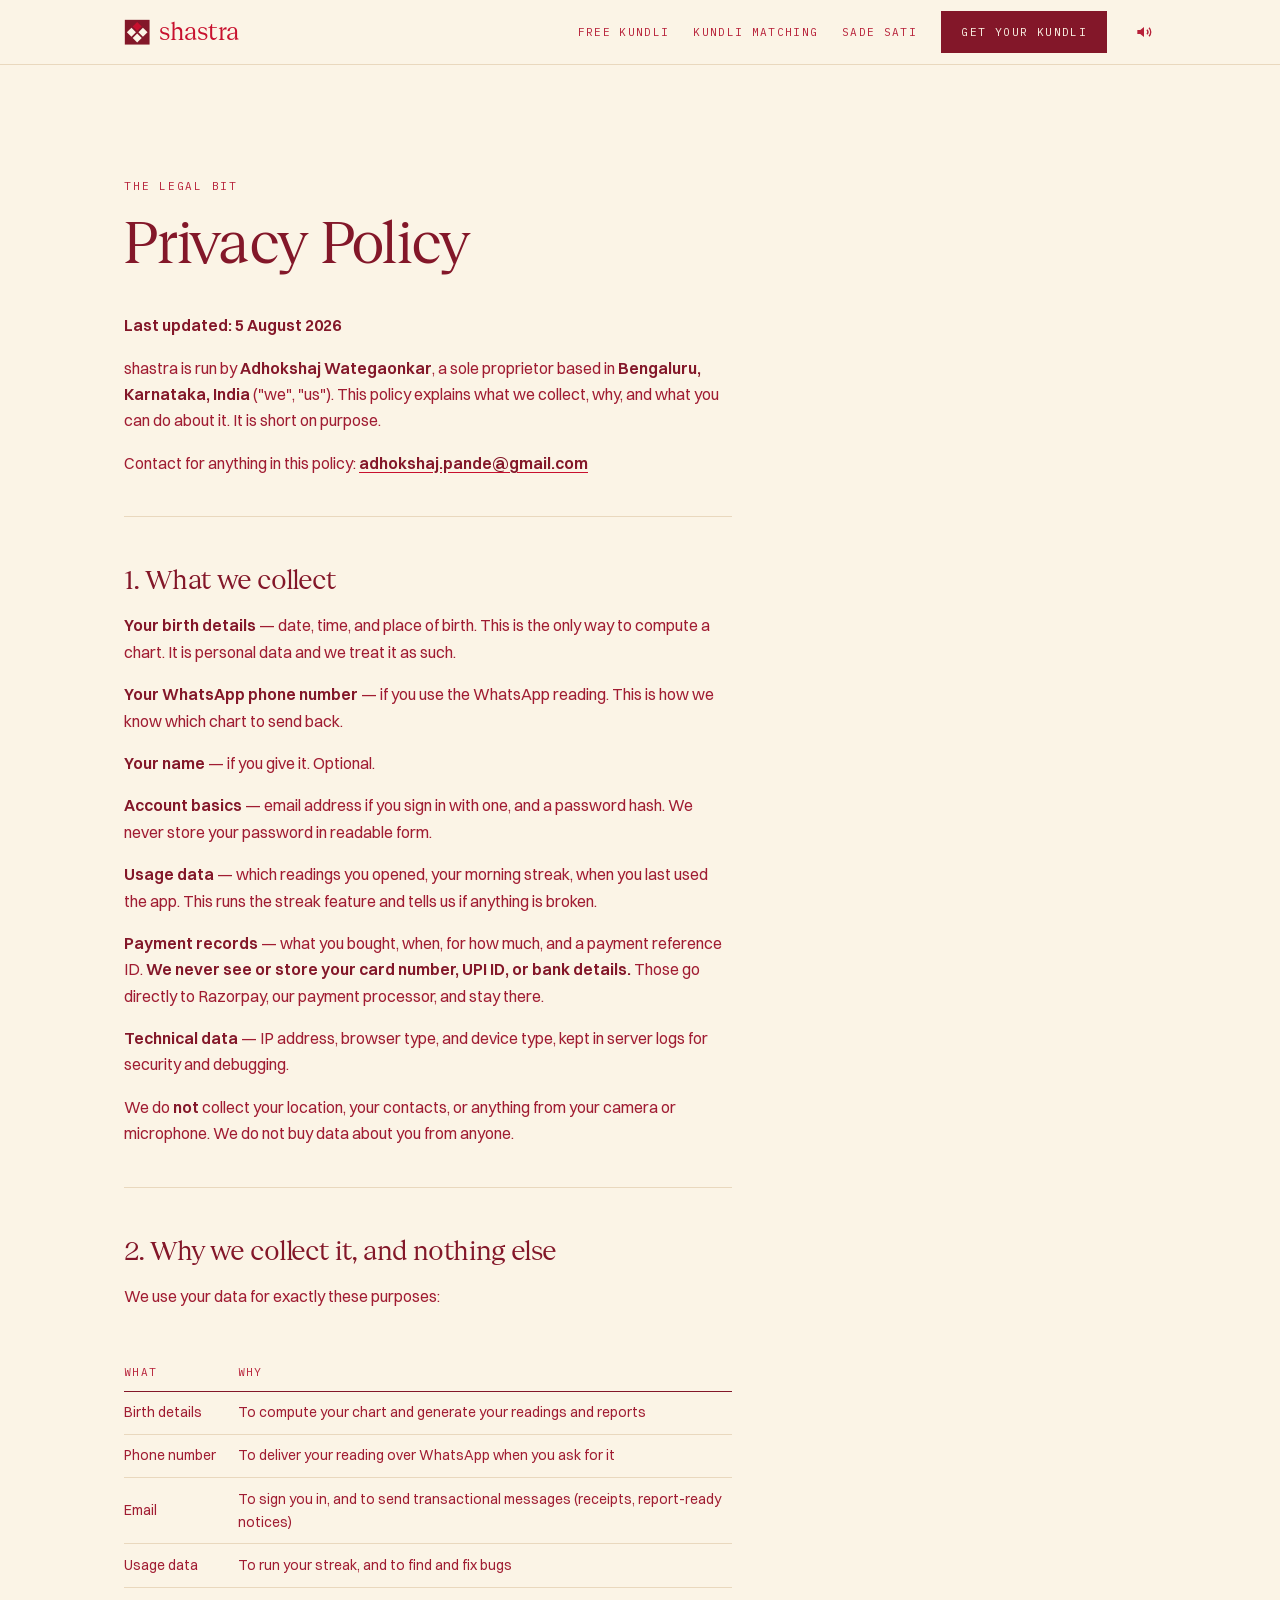
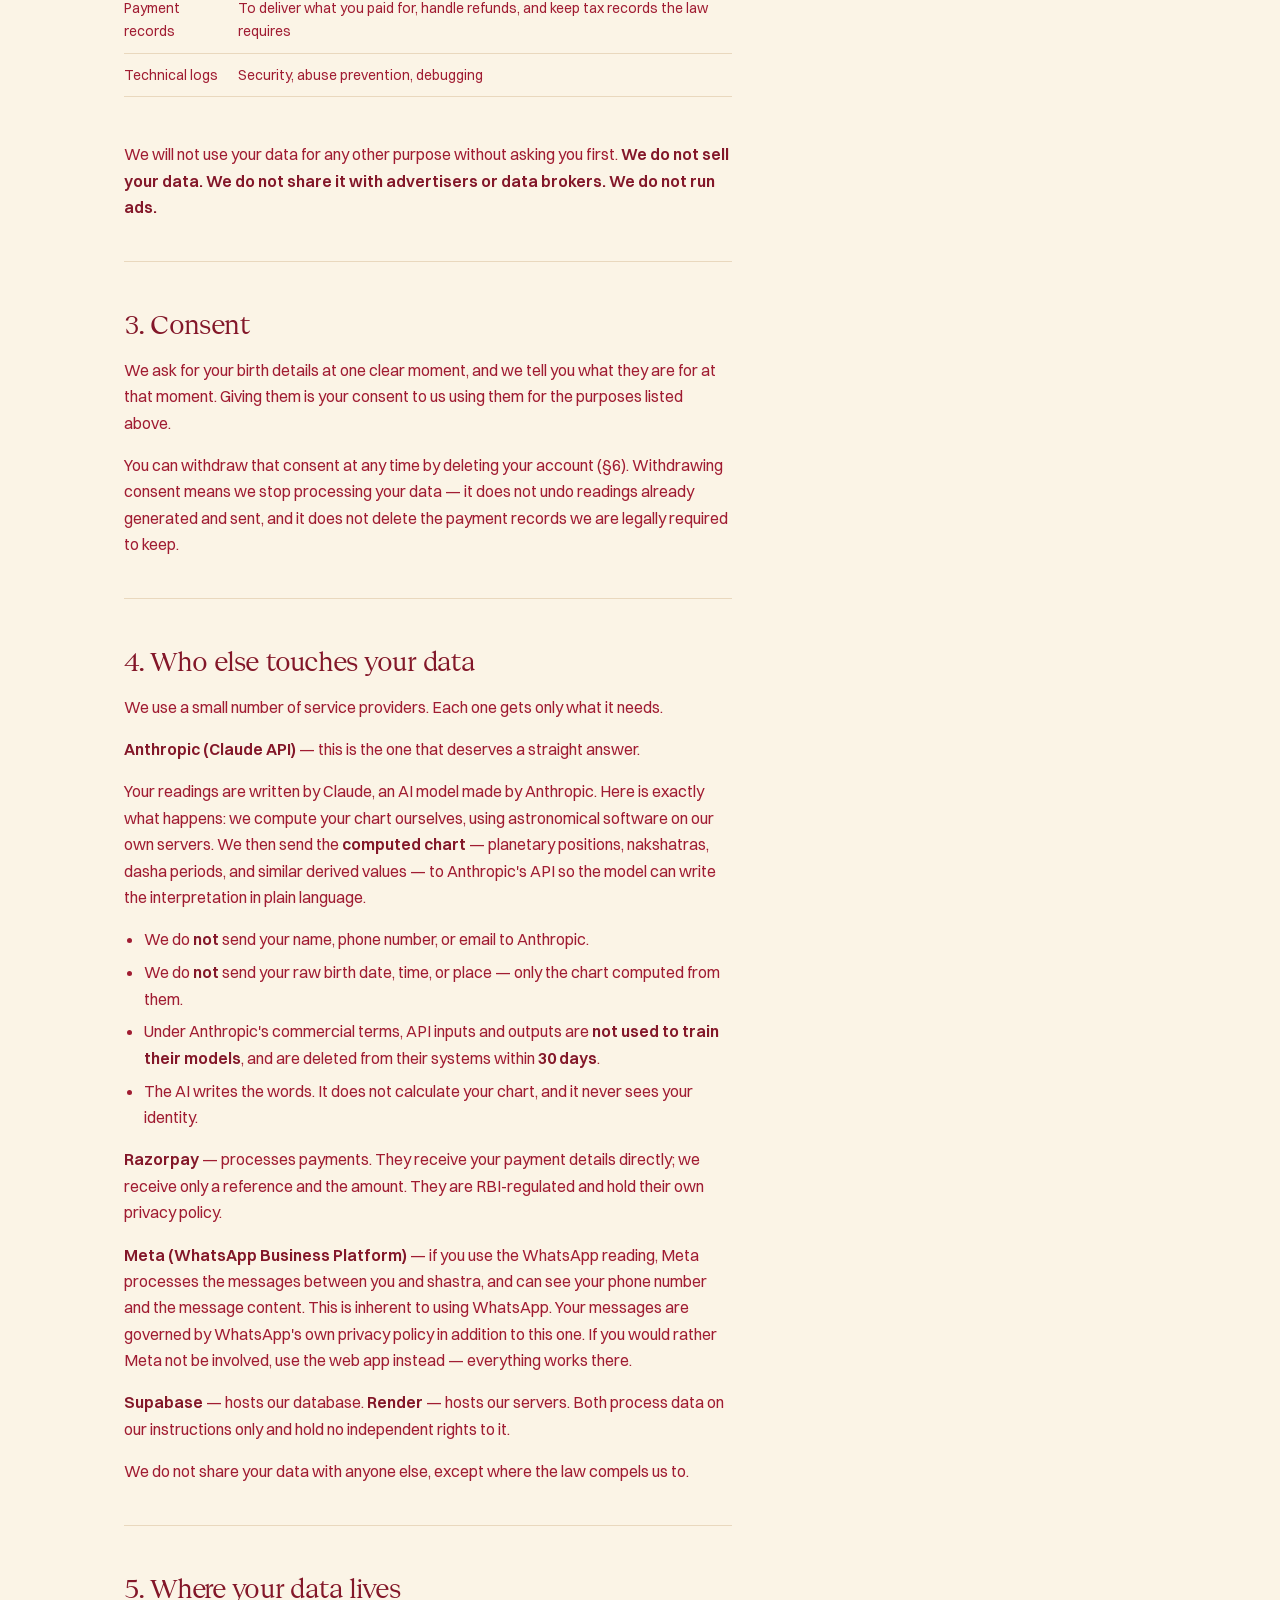
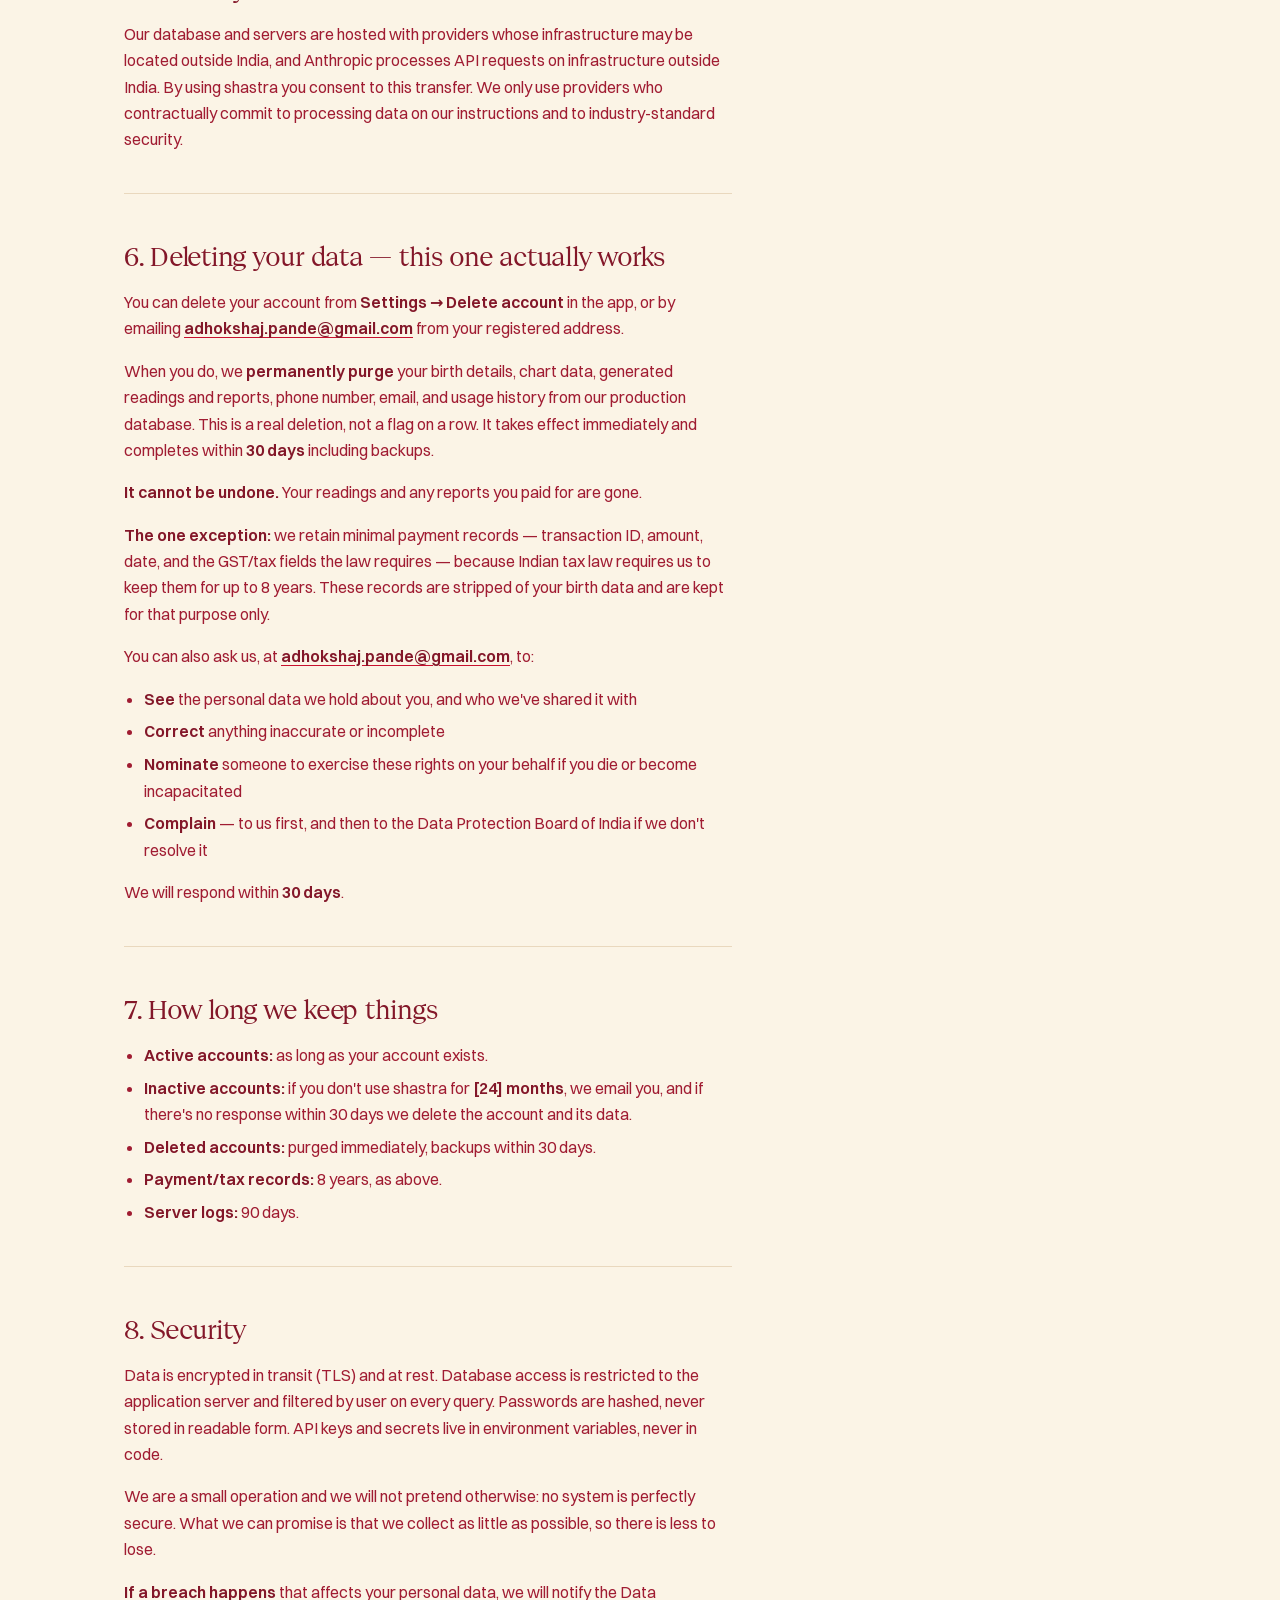
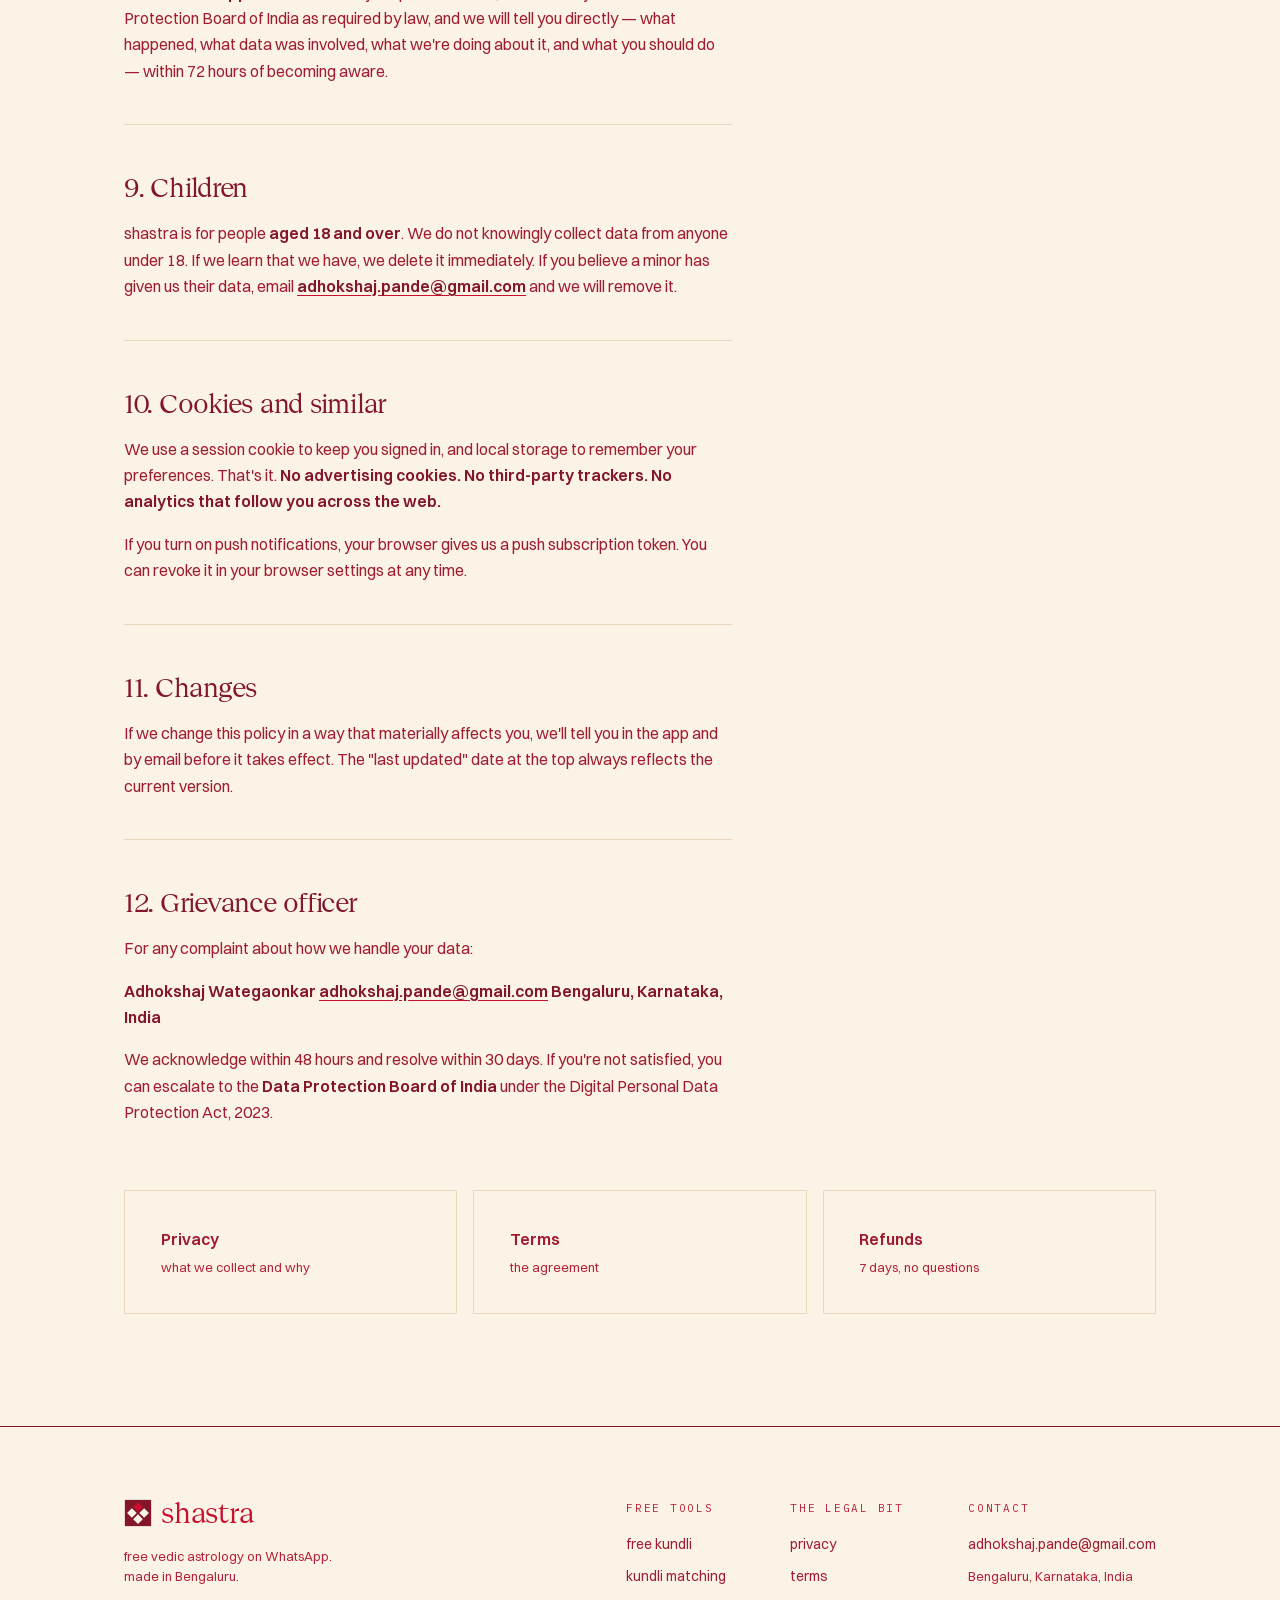
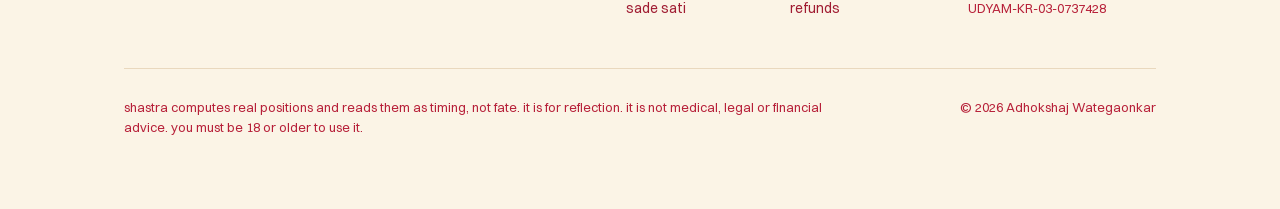
<file: privacy/index.html>
<!doctype html>
<html lang="en">
<head>
<meta charset="utf-8">
<meta name="viewport" content="width=device-width, initial-scale=1, viewport-fit=cover">
<meta name="theme-color" content="#FBF4E6">
<title>Privacy Policy | shastra</title>
<meta name="description" content="What shastra collects, why, and what you can do about it. Birth details are used to compute your chart and nothing else, the language model never receives them, and you can delete everything at any time.">
<link rel="canonical" href="https://adhokshajwategaonkar.github.io/shastra-site/privacy/">
<meta property="og:type" content="website">
<meta property="og:site_name" content="shastra">
<meta property="og:title" content="Privacy Policy | shastra">
<meta property="og:description" content="What shastra collects, why, and what you can do about it. Birth details are used to compute your chart and nothing else, the language model never receives them, and you can delete everything at any time.">
<meta property="og:url" content="https://adhokshajwategaonkar.github.io/shastra-site/privacy/">
<meta property="og:image" content="https://adhokshajwategaonkar.github.io/shastra-site/assets/og-home.png">
<meta name="robots" content="index, follow">

<link rel="icon" href="../assets/favicon.svg" type="image/svg+xml">
<link rel="icon" href="../assets/favicon-32.png" sizes="32x32">
<link rel="apple-touch-icon" href="../assets/apple-touch-icon.png">

<link rel="preload" href="../assets/fonts/geistserif-400.woff2" as="font" type="font/woff2" crossorigin>
<link rel="preload" href="../assets/fonts/switzer-400.woff2" as="font" type="font/woff2" crossorigin>
<link rel="stylesheet" href="../assets/shastra.css?v=7fc7156a">
</head>

<body>
<a class="skip" href="#main">skip to content</a>

<header class="nav">
  <div class="wrap">
    <a class="wordmark" href="../"><svg class="wordmark-mark" viewBox="0 0 64 64" aria-hidden="true" role="presentation"><rect x="2" y="2" width="60" height="60" fill="currentColor"/><path fill="var(--mark)" d="M32 7L43 18L32 29L21 18Z"/><path fill="var(--paper)" d="M46 21L57 32L46 43L35 32Z"/><path fill="var(--paper)" d="M32 35L43 46L32 57L21 46Z"/><path fill="var(--paper)" d="M18 21L29 32L18 43L7 32Z"/></svg><span class="wordmark-text">shastra</span></a>
    <nav aria-label="primary">
      <a href="../kundli/">free kundli</a>
      <a href="../kundli-matching/" class="hide-sm">kundli matching</a>
      <a href="../sade-sati/" class="hide-sm">sade sati</a>
      <a class="btn btn-primary" href="../kundli/" data-warm="cold">get <span class="hide-xs">your </span>kundli</a>
      <details class="nav-menu"><summary aria-label="menu"><svg viewBox="0 0 24 24" width="22" height="22" aria-hidden="true"><path d="M3 7h18M3 12h18M3 17h18" fill="none" stroke="currentColor" stroke-width="1.75"/></svg></summary><div class="nav-menu-list"><a href="../kundli/">free kundli</a><a href="../kundli-matching/">kundli matching</a><a href="../sade-sati/">sade sati</a></div></details>
    </nav>
  </div>
</header>

<main id="main" class="section">
  <div class="wrap">
    <p class="label">the legal bit</p>
    <h1 class="display step-doc">Privacy Policy</h1>
    <div class="prose" style="margin-top:2.5rem">
<p><strong>Last updated: 5 August 2026</strong></p>
<p>shastra is run by <strong>Adhokshaj Wategaonkar</strong>, a sole proprietor based in <strong>Bengaluru, Karnataka, India</strong> ("we", "us"). This policy explains what we collect, why, and what you can do about it. It is short on purpose.</p>
<p>Contact for anything in this policy: <strong><a href="mailto:adhokshaj.pande@gmail.com">adhokshaj.pande@gmail.com</a></strong></p>
<hr>
<h2>1. What we collect</h2>
<p><strong>Your birth details</strong> — date, time, and place of birth. This is the only way to compute a chart. It is personal data and we treat it as such.</p>
<p><strong>Your WhatsApp phone number</strong> — if you use the WhatsApp reading. This is how we know which chart to send back.</p>
<p><strong>Your name</strong> — if you give it. Optional.</p>
<p><strong>Account basics</strong> — email address if you sign in with one, and a password hash. We never store your password in readable form.</p>
<p><strong>Usage data</strong> — which readings you opened, your morning streak, when you last used the app. This runs the streak feature and tells us if anything is broken.</p>
<p><strong>Payment records</strong> — what you bought, when, for how much, and a payment reference ID. <strong>We never see or store your card number, UPI ID, or bank details.</strong> Those go directly to Razorpay, our payment processor, and stay there.</p>
<p><strong>Technical data</strong> — IP address, browser type, and device type, kept in server logs for security and debugging.</p>
<p>We do <strong>not</strong> collect your location, your contacts, or anything from your camera or microphone. We do not buy data about you from anyone.</p>
<hr>
<h2>2. Why we collect it, and nothing else</h2>
<p>We use your data for exactly these purposes:</p>
<div class="scroller"><table><thead><tr><th scope="col">What</th><th scope="col">Why</th></tr></thead><tbody><tr><td>Birth details</td><td>To compute your chart and generate your readings and reports</td></tr><tr><td>Phone number</td><td>To deliver your reading over WhatsApp when you ask for it</td></tr><tr><td>Email</td><td>To sign you in, and to send transactional messages (receipts, report-ready notices)</td></tr><tr><td>Usage data</td><td>To run your streak, and to find and fix bugs</td></tr><tr><td>Payment records</td><td>To deliver what you paid for, handle refunds, and keep tax records the law requires</td></tr><tr><td>Technical logs</td><td>Security, abuse prevention, debugging</td></tr></tbody></table></div>
<p>We will not use your data for any other purpose without asking you first. <strong>We do not sell your data. We do not share it with advertisers or data brokers. We do not run ads.</strong></p>
<hr>
<h2>3. Consent</h2>
<p>We ask for your birth details at one clear moment, and we tell you what they are for at that moment. Giving them is your consent to us using them for the purposes listed above.</p>
<p>You can withdraw that consent at any time by deleting your account (§6). Withdrawing consent means we stop processing your data — it does not undo readings already generated and sent, and it does not delete the payment records we are legally required to keep.</p>
<hr>
<h2>4. Who else touches your data</h2>
<p>We use a small number of service providers. Each one gets only what it needs.</p>
<p><strong>Anthropic (Claude API)</strong> — this is the one that deserves a straight answer.</p>
<p>Your readings are written by Claude, an AI model made by Anthropic. Here is exactly what happens: we compute your chart ourselves, using astronomical software on our own servers. We then send the <strong>computed chart</strong> — planetary positions, nakshatras, dasha periods, and similar derived values — to Anthropic's API so the model can write the interpretation in plain language.</p>
<ul><li>We do <strong>not</strong> send your name, phone number, or email to Anthropic.</li><li>We do <strong>not</strong> send your raw birth date, time, or place — only the chart computed from them.</li><li>Under Anthropic's commercial terms, API inputs and outputs are <strong>not used to train their models</strong>, and are deleted from their systems within <strong>30 days</strong>.</li><li>The AI writes the words. It does not calculate your chart, and it never sees your identity.</li></ul>
<p><strong>Razorpay</strong> — processes payments. They receive your payment details directly; we receive only a reference and the amount. They are RBI-regulated and hold their own privacy policy.</p>
<p><strong>Meta (WhatsApp Business Platform)</strong> — if you use the WhatsApp reading, Meta processes the messages between you and shastra, and can see your phone number and the message content. This is inherent to using WhatsApp. Your messages are governed by WhatsApp's own privacy policy in addition to this one. If you would rather Meta not be involved, use the web app instead — everything works there.</p>
<p><strong>Supabase</strong> — hosts our database. <strong>Render</strong> — hosts our servers. Both process data on our instructions only and hold no independent rights to it.</p>
<p>We do not share your data with anyone else, except where the law compels us to.</p>
<hr>
<h2>5. Where your data lives</h2>
<p>Our database and servers are hosted with providers whose infrastructure may be located outside India, and Anthropic processes API requests on infrastructure outside India. By using shastra you consent to this transfer. We only use providers who contractually commit to processing data on our instructions and to industry-standard security.</p>
<hr>
<h2>6. Deleting your data — this one actually works</h2>
<p>You can delete your account from <strong>Settings → Delete account</strong> in the app, or by emailing <strong><a href="mailto:adhokshaj.pande@gmail.com">adhokshaj.pande@gmail.com</a></strong> from your registered address.</p>
<p>When you do, we <strong>permanently purge</strong> your birth details, chart data, generated readings and reports, phone number, email, and usage history from our production database. This is a real deletion, not a flag on a row. It takes effect immediately and completes within <strong>30 days</strong> including backups.</p>
<p><strong>It cannot be undone.</strong> Your readings and any reports you paid for are gone.</p>
<p><strong>The one exception:</strong> we retain minimal payment records — transaction ID, amount, date, and the GST/tax fields the law requires — because Indian tax law requires us to keep them for up to 8 years. These records are stripped of your birth data and are kept for that purpose only.</p>
<p>You can also ask us, at <strong><a href="mailto:adhokshaj.pande@gmail.com">adhokshaj.pande@gmail.com</a></strong>, to:</p>
<ul><li><strong>See</strong> the personal data we hold about you, and who we've shared it with</li><li><strong>Correct</strong> anything inaccurate or incomplete</li><li><strong>Nominate</strong> someone to exercise these rights on your behalf if you die or become incapacitated</li><li><strong>Complain</strong> — to us first, and then to the Data Protection Board of India if we don't resolve it</li></ul>
<p>We will respond within <strong>30 days</strong>.</p>
<hr>
<h2>7. How long we keep things</h2>
<ul><li><strong>Active accounts:</strong> as long as your account exists.</li><li><strong>Inactive accounts:</strong> if you don't use shastra for <strong>[24] months</strong>, we email you, and if there's no response within 30 days we delete the account and its data.</li><li><strong>Deleted accounts:</strong> purged immediately, backups within 30 days.</li><li><strong>Payment/tax records:</strong> 8 years, as above.</li><li><strong>Server logs:</strong> 90 days.</li></ul>
<hr>
<h2>8. Security</h2>
<p>Data is encrypted in transit (TLS) and at rest. Database access is restricted to the application server and filtered by user on every query. Passwords are hashed, never stored in readable form. API keys and secrets live in environment variables, never in code.</p>
<p>We are a small operation and we will not pretend otherwise: no system is perfectly secure. What we can promise is that we collect as little as possible, so there is less to lose.</p>
<p><strong>If a breach happens</strong> that affects your personal data, we will notify the Data Protection Board of India as required by law, and we will tell you directly — what happened, what data was involved, what we're doing about it, and what you should do — within 72 hours of becoming aware.</p>
<hr>
<h2>9. Children</h2>
<p>shastra is for people <strong>aged 18 and over</strong>. We do not knowingly collect data from anyone under 18. If we learn that we have, we delete it immediately. If you believe a minor has given us their data, email <strong><a href="mailto:adhokshaj.pande@gmail.com">adhokshaj.pande@gmail.com</a></strong> and we will remove it.</p>
<hr>
<h2>10. Cookies and similar</h2>
<p>We use a session cookie to keep you signed in, and local storage to remember your preferences. That's it. <strong>No advertising cookies. No third-party trackers. No analytics that follow you across the web.</strong></p>
<p>If you turn on push notifications, your browser gives us a push subscription token. You can revoke it in your browser settings at any time.</p>
<hr>
<h2>11. Changes</h2>
<p>If we change this policy in a way that materially affects you, we'll tell you in the app and by email before it takes effect. The "last updated" date at the top always reflects the current version.</p>
<hr>
<h2>12. Grievance officer</h2>
<p>For any complaint about how we handle your data:</p>
<p><strong>Adhokshaj Wategaonkar</strong> <strong><a href="mailto:adhokshaj.pande@gmail.com">adhokshaj.pande@gmail.com</a></strong> <strong>Bengaluru, Karnataka, India</strong></p>
<p>We acknowledge within 48 hours and resolve within 30 days. If you're not satisfied, you can escalate to the <strong>Data Protection Board of India</strong> under the Digital Personal Data Protection Act, 2023.</p>
    </div>

    <nav class="policy-nav" aria-label="other policies">
      <a class="card" href="../privacy/"><strong>Privacy</strong><span class="tiny">what we collect and why</span></a>
      <a class="card" href="../terms/"><strong>Terms</strong><span class="tiny">the agreement</span></a>
      <a class="card" href="../refunds/"><strong>Refunds</strong><span class="tiny">7 days, no questions</span></a>
    </nav>
  </div>
</main>

<footer class="footer">
  <div class="wrap">
    <div class="cols">
      <div>
        <a class="wordmark" href="../"><svg class="wordmark-mark" viewBox="0 0 64 64" aria-hidden="true" role="presentation"><rect x="2" y="2" width="60" height="60" fill="currentColor"/><path fill="var(--mark)" d="M32 7L43 18L32 29L21 18Z"/><path fill="var(--paper)" d="M46 21L57 32L46 43L35 32Z"/><path fill="var(--paper)" d="M32 35L43 46L32 57L21 46Z"/><path fill="var(--paper)" d="M18 21L29 32L18 43L7 32Z"/></svg><span class="wordmark-text">shastra</span></a>
        <p class="tiny" style="margin-top:0.75rem;max-width:24rem">free vedic astrology on WhatsApp.<br>made in Bengaluru.</p>
      </div>
      <div>
        <h4>free tools</h4>
        <ul>
          <li><a href="../kundli/">free kundli</a></li>
          <li><a href="../kundli-matching/">kundli matching</a></li>
          <li><a href="../sade-sati/">sade sati</a></li>
        </ul>
      </div>
      <div>
        <h4>the legal bit</h4>
        <ul>
          <li><a href="../privacy/">privacy</a></li>
          <li><a href="../terms/">terms</a></li>
          <li><a href="../refunds/">refunds</a></li>
        </ul>
      </div>
      <div>
        <h4>contact</h4>
        <ul>
          <li><a href="mailto:adhokshaj.pande@gmail.com">adhokshaj.pande@gmail.com</a></li>
          <li><span class="tiny">Bengaluru, Karnataka, India</span></li>
          <li><span class="tiny">UDYAM-KR-03-0737428</span></li>
        </ul>
      </div>
    </div>
    <div class="disclaimer">
      <p style="margin:0;max-width:44rem">shastra computes real positions and reads them as timing,
        not fate. it is for reflection. it is not medical, legal or financial advice. you must be 18
        or older to use it.</p>
      <p style="margin:0">© 2026 Adhokshaj Wategaonkar</p>
    </div>
  </div>
</footer>

<style>
  .policy-nav { display: grid; gap: 1rem; margin-top: 4rem; }
  @media (min-width: 45rem) { .policy-nav { grid-template-columns: repeat(3, 1fr); } }
  .policy-nav a { text-decoration: none; display: block; }
  .policy-nav strong { display: block; margin-bottom: 0.25rem; }
  .policy-nav .tiny { display: block; }
</style>

<script src="../assets/sound.js?v=b5f28fae" defer></script>
<script src="../assets/shastra.js?v=eef72da5" defer></script>
</body>
</html>
</file>
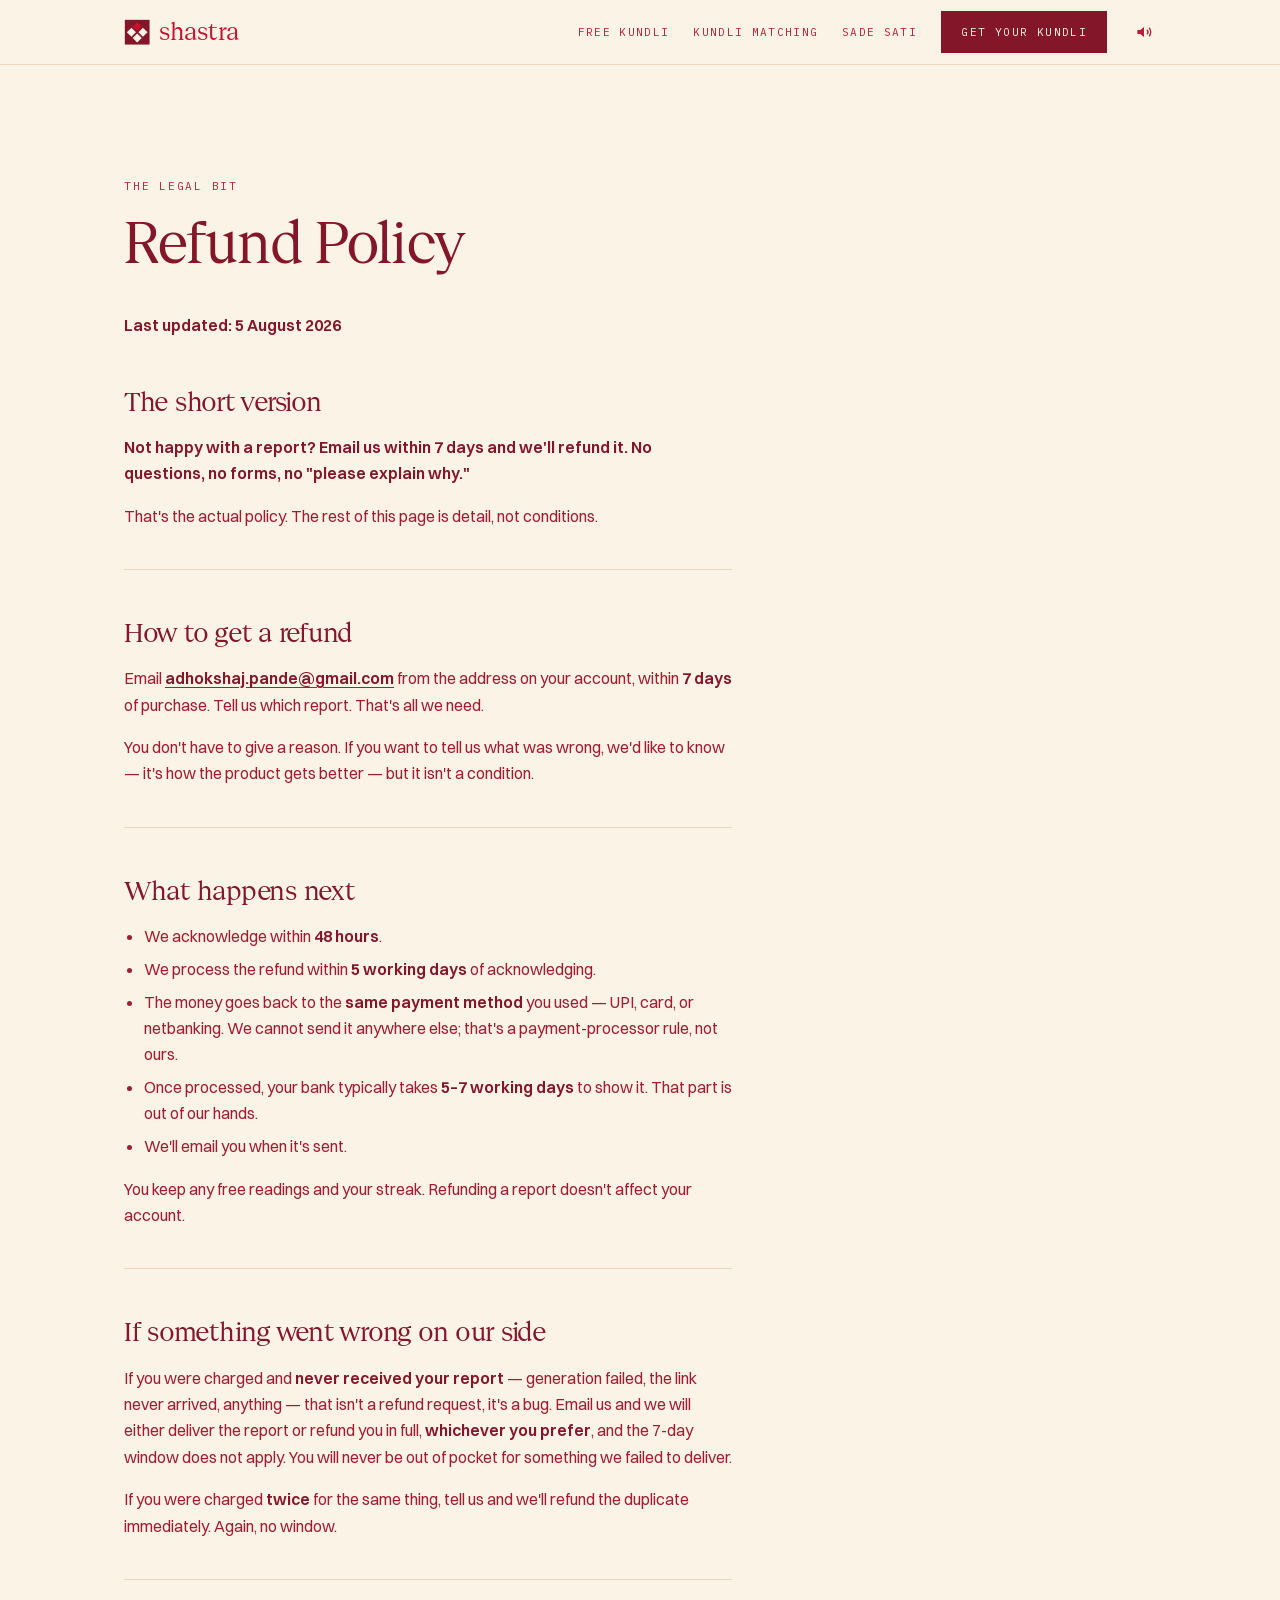
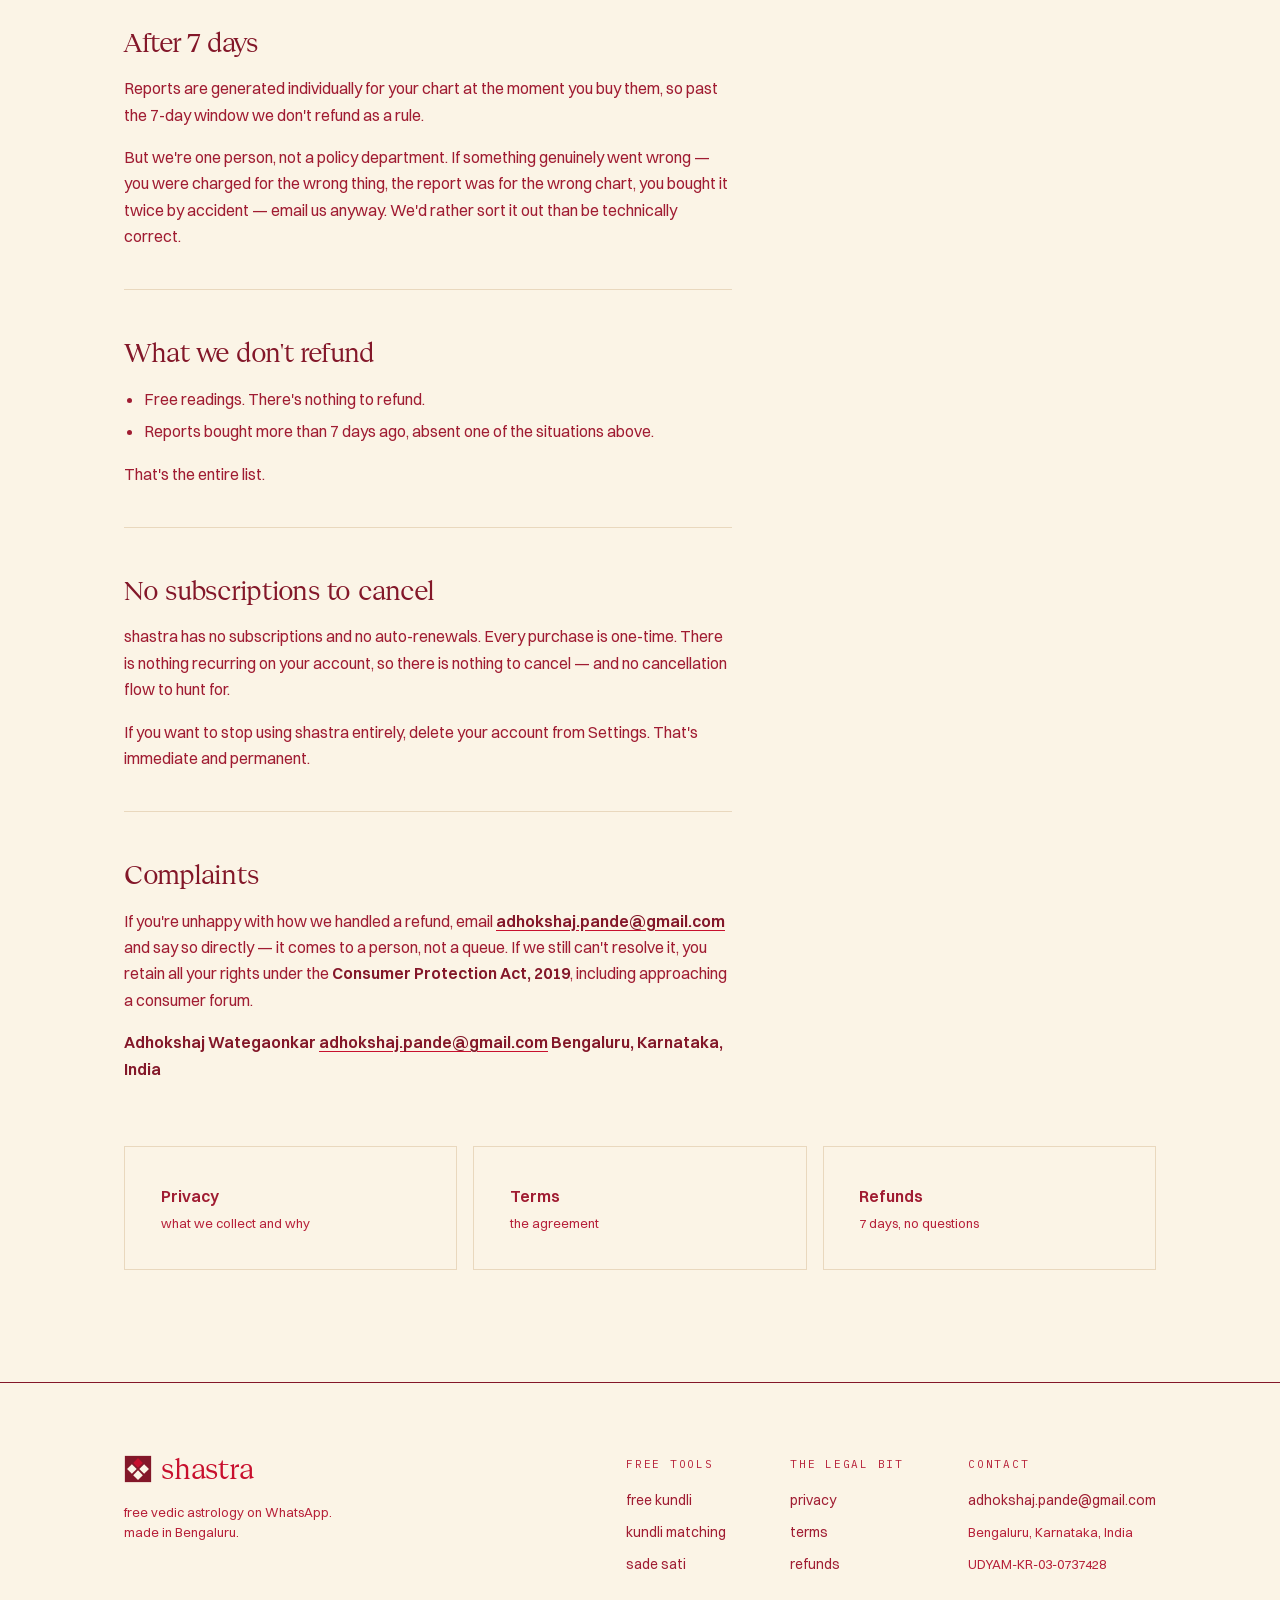
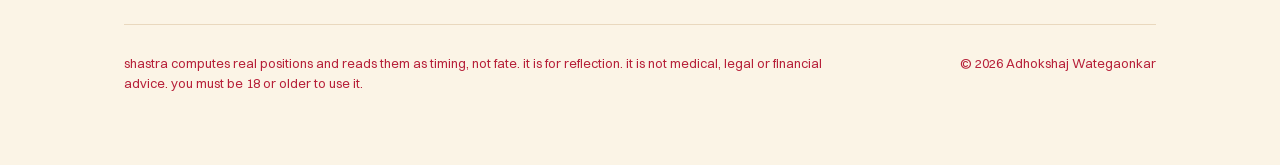
<file: refunds/index.html>
<!doctype html>
<html lang="en">
<head>
<meta charset="utf-8">
<meta name="viewport" content="width=device-width, initial-scale=1, viewport-fit=cover">
<meta name="theme-color" content="#FBF4E6">
<title>Refund & Cancellation Policy | shastra</title>
<meta name="description" content="Not happy with a report? Email within 7 days and it is refunded. No questions, no forms, no reason required. There are no subscriptions to cancel.">
<link rel="canonical" href="https://adhokshajwategaonkar.github.io/shastra-site/refunds/">
<meta property="og:type" content="website">
<meta property="og:site_name" content="shastra">
<meta property="og:title" content="Refund & Cancellation Policy | shastra">
<meta property="og:description" content="Not happy with a report? Email within 7 days and it is refunded. No questions, no forms, no reason required. There are no subscriptions to cancel.">
<meta property="og:url" content="https://adhokshajwategaonkar.github.io/shastra-site/refunds/">
<meta property="og:image" content="https://adhokshajwategaonkar.github.io/shastra-site/assets/og-home.png">
<meta name="robots" content="index, follow">

<link rel="icon" href="../assets/favicon.svg" type="image/svg+xml">
<link rel="icon" href="../assets/favicon-32.png" sizes="32x32">
<link rel="apple-touch-icon" href="../assets/apple-touch-icon.png">

<link rel="preload" href="../assets/fonts/geistserif-400.woff2" as="font" type="font/woff2" crossorigin>
<link rel="preload" href="../assets/fonts/switzer-400.woff2" as="font" type="font/woff2" crossorigin>
<link rel="stylesheet" href="../assets/shastra.css?v=7fc7156a">
</head>

<body>
<a class="skip" href="#main">skip to content</a>

<header class="nav">
  <div class="wrap">
    <a class="wordmark" href="../"><svg class="wordmark-mark" viewBox="0 0 64 64" aria-hidden="true" role="presentation"><rect x="2" y="2" width="60" height="60" fill="currentColor"/><path fill="var(--mark)" d="M32 7L43 18L32 29L21 18Z"/><path fill="var(--paper)" d="M46 21L57 32L46 43L35 32Z"/><path fill="var(--paper)" d="M32 35L43 46L32 57L21 46Z"/><path fill="var(--paper)" d="M18 21L29 32L18 43L7 32Z"/></svg><span class="wordmark-text">shastra</span></a>
    <nav aria-label="primary">
      <a href="../kundli/">free kundli</a>
      <a href="../kundli-matching/" class="hide-sm">kundli matching</a>
      <a href="../sade-sati/" class="hide-sm">sade sati</a>
      <a class="btn btn-primary" href="../kundli/" data-warm="cold">get <span class="hide-xs">your </span>kundli</a>
      <details class="nav-menu"><summary aria-label="menu"><svg viewBox="0 0 24 24" width="22" height="22" aria-hidden="true"><path d="M3 7h18M3 12h18M3 17h18" fill="none" stroke="currentColor" stroke-width="1.75"/></svg></summary><div class="nav-menu-list"><a href="../kundli/">free kundli</a><a href="../kundli-matching/">kundli matching</a><a href="../sade-sati/">sade sati</a></div></details>
    </nav>
  </div>
</header>

<main id="main" class="section">
  <div class="wrap">
    <p class="label">the legal bit</p>
    <h1 class="display step-doc">Refund Policy</h1>
    <div class="prose" style="margin-top:2.5rem">
<p><strong>Last updated: 5 August 2026</strong></p>
<h2>The short version</h2>
<p><strong>Not happy with a report? Email us within 7 days and we'll refund it. No questions, no forms, no "please explain why."</strong></p>
<p>That's the actual policy. The rest of this page is detail, not conditions.</p>
<hr>
<h2>How to get a refund</h2>
<p>Email <strong><a href="mailto:adhokshaj.pande@gmail.com">adhokshaj.pande@gmail.com</a></strong> from the address on your account, within <strong>7 days</strong> of purchase. Tell us which report. That's all we need.</p>
<p>You don't have to give a reason. If you want to tell us what was wrong, we'd like to know — it's how the product gets better — but it isn't a condition.</p>
<hr>
<h2>What happens next</h2>
<ul><li>We acknowledge within <strong>48 hours</strong>.</li><li>We process the refund within <strong>5 working days</strong> of acknowledging.</li><li>The money goes back to the <strong>same payment method</strong> you used — UPI, card, or netbanking. We cannot send it anywhere else; that's a payment-processor rule, not ours.</li><li>Once processed, your bank typically takes <strong>5–7 working days</strong> to show it. That part is out of our hands.</li><li>We'll email you when it's sent.</li></ul>
<p>You keep any free readings and your streak. Refunding a report doesn't affect your account.</p>
<hr>
<h2>If something went wrong on our side</h2>
<p>If you were charged and <strong>never received your report</strong> — generation failed, the link never arrived, anything — that isn't a refund request, it's a bug. Email us and we will either deliver the report or refund you in full, <strong>whichever you prefer</strong>, and the 7-day window does not apply. You will never be out of pocket for something we failed to deliver.</p>
<p>If you were charged <strong>twice</strong> for the same thing, tell us and we'll refund the duplicate immediately. Again, no window.</p>
<hr>
<h2>After 7 days</h2>
<p>Reports are generated individually for your chart at the moment you buy them, so past the 7-day window we don't refund as a rule.</p>
<p>But we're one person, not a policy department. If something genuinely went wrong — you were charged for the wrong thing, the report was for the wrong chart, you bought it twice by accident — email us anyway. We'd rather sort it out than be technically correct.</p>
<hr>
<h2>What we don't refund</h2>
<ul><li>Free readings. There's nothing to refund.</li><li>Reports bought more than 7 days ago, absent one of the situations above.</li></ul>
<p>That's the entire list.</p>
<hr>
<h2>No subscriptions to cancel</h2>
<p>shastra has no subscriptions and no auto-renewals. Every purchase is one-time. There is nothing recurring on your account, so there is nothing to cancel — and no cancellation flow to hunt for.</p>
<p>If you want to stop using shastra entirely, delete your account from Settings. That's immediate and permanent.</p>
<hr>
<h2>Complaints</h2>
<p>If you're unhappy with how we handled a refund, email <strong><a href="mailto:adhokshaj.pande@gmail.com">adhokshaj.pande@gmail.com</a></strong> and say so directly — it comes to a person, not a queue. If we still can't resolve it, you retain all your rights under the <strong>Consumer Protection Act, 2019</strong>, including approaching a consumer forum.</p>
<p><strong>Adhokshaj Wategaonkar</strong> <strong><a href="mailto:adhokshaj.pande@gmail.com">adhokshaj.pande@gmail.com</a></strong> <strong>Bengaluru, Karnataka, India</strong></p>
    </div>

    <nav class="policy-nav" aria-label="other policies">
      <a class="card" href="../privacy/"><strong>Privacy</strong><span class="tiny">what we collect and why</span></a>
      <a class="card" href="../terms/"><strong>Terms</strong><span class="tiny">the agreement</span></a>
      <a class="card" href="../refunds/"><strong>Refunds</strong><span class="tiny">7 days, no questions</span></a>
    </nav>
  </div>
</main>

<footer class="footer">
  <div class="wrap">
    <div class="cols">
      <div>
        <a class="wordmark" href="../"><svg class="wordmark-mark" viewBox="0 0 64 64" aria-hidden="true" role="presentation"><rect x="2" y="2" width="60" height="60" fill="currentColor"/><path fill="var(--mark)" d="M32 7L43 18L32 29L21 18Z"/><path fill="var(--paper)" d="M46 21L57 32L46 43L35 32Z"/><path fill="var(--paper)" d="M32 35L43 46L32 57L21 46Z"/><path fill="var(--paper)" d="M18 21L29 32L18 43L7 32Z"/></svg><span class="wordmark-text">shastra</span></a>
        <p class="tiny" style="margin-top:0.75rem;max-width:24rem">free vedic astrology on WhatsApp.<br>made in Bengaluru.</p>
      </div>
      <div>
        <h4>free tools</h4>
        <ul>
          <li><a href="../kundli/">free kundli</a></li>
          <li><a href="../kundli-matching/">kundli matching</a></li>
          <li><a href="../sade-sati/">sade sati</a></li>
        </ul>
      </div>
      <div>
        <h4>the legal bit</h4>
        <ul>
          <li><a href="../privacy/">privacy</a></li>
          <li><a href="../terms/">terms</a></li>
          <li><a href="../refunds/">refunds</a></li>
        </ul>
      </div>
      <div>
        <h4>contact</h4>
        <ul>
          <li><a href="mailto:adhokshaj.pande@gmail.com">adhokshaj.pande@gmail.com</a></li>
          <li><span class="tiny">Bengaluru, Karnataka, India</span></li>
          <li><span class="tiny">UDYAM-KR-03-0737428</span></li>
        </ul>
      </div>
    </div>
    <div class="disclaimer">
      <p style="margin:0;max-width:44rem">shastra computes real positions and reads them as timing,
        not fate. it is for reflection. it is not medical, legal or financial advice. you must be 18
        or older to use it.</p>
      <p style="margin:0">© 2026 Adhokshaj Wategaonkar</p>
    </div>
  </div>
</footer>

<style>
  .policy-nav { display: grid; gap: 1rem; margin-top: 4rem; }
  @media (min-width: 45rem) { .policy-nav { grid-template-columns: repeat(3, 1fr); } }
  .policy-nav a { text-decoration: none; display: block; }
  .policy-nav strong { display: block; margin-bottom: 0.25rem; }
  .policy-nav .tiny { display: block; }
</style>

<script src="../assets/sound.js?v=b5f28fae" defer></script>
<script src="../assets/shastra.js?v=eef72da5" defer></script>
</body>
</html>
</file>
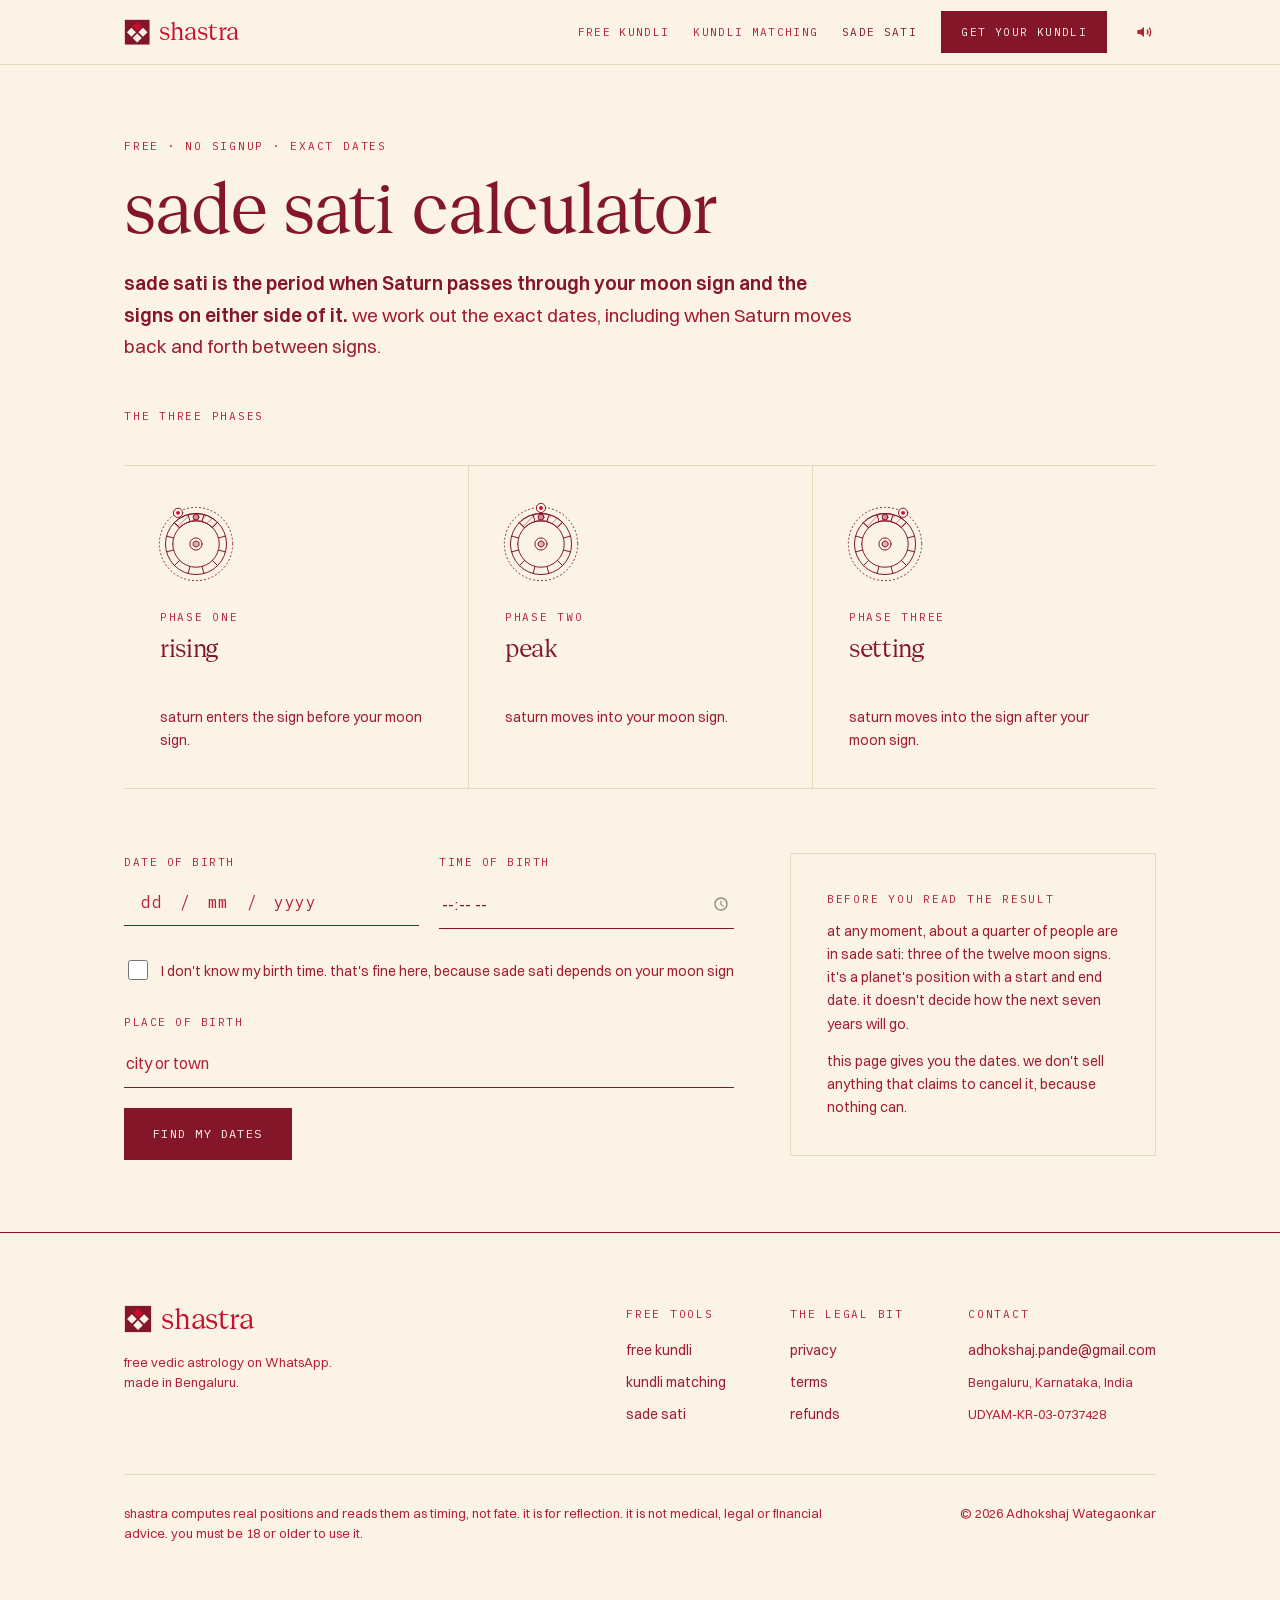
<file: sade-sati/index.html>
<!doctype html>
<html lang="en">
<head>
<meta charset="utf-8">
<meta name="viewport" content="width=device-width, initial-scale=1, viewport-fit=cover">
<meta name="theme-color" content="#FBF4E6">
<title>Sade Sati Calculator · exact Saturn transit dates | shastra</title>
<meta name="description" content="Free sade sati calculator with exact dates. See whether you are in sade sati now, when it started and ends, and when the next one begins. No scare stories and no remedies.">
<link rel="canonical" href="https://adhokshajwategaonkar.github.io/shastra-site/sade-sati/">

<meta property="og:type" content="website">
<meta property="og:site_name" content="shastra">
<meta property="og:title" content="Sade Sati Calculator · your exact dates">
<meta property="og:description" content="Which phase you are in, when it started, when it ends and when the next one begins. Free, and nothing to buy.">
<meta property="og:url" content="https://adhokshajwategaonkar.github.io/shastra-site/sade-sati/">
<meta property="og:image" content="https://adhokshajwategaonkar.github.io/shastra-site/assets/og-sadesati.png">
<meta property="og:image:width" content="1200">
<meta property="og:image:height" content="630">
<meta name="twitter:card" content="summary_large_image">

<link rel="icon" href="../assets/favicon.svg" type="image/svg+xml">
<link rel="icon" href="../assets/favicon-32.png" sizes="32x32">
<link rel="apple-touch-icon" href="../assets/apple-touch-icon.png">

<link rel="preload" href="../assets/fonts/geistserif-400.woff2" as="font" type="font/woff2" crossorigin>
<link rel="preload" href="../assets/fonts/switzer-400.woff2" as="font" type="font/woff2" crossorigin>
<link rel="stylesheet" href="../assets/shastra.css?v=7fc7156a">

<script type="application/ld+json">
{
  "@context": "https://schema.org",
  "@graph": [
    {
      "@type": "BreadcrumbList",
      "itemListElement": [
        { "@type": "ListItem", "position": 1, "name": "shastra", "item": "https://adhokshajwategaonkar.github.io/shastra-site/" },
        { "@type": "ListItem", "position": 2, "name": "Sade sati calculator", "item": "https://adhokshajwategaonkar.github.io/shastra-site/sade-sati/" }
      ]
    },
    {
      "@type": "WebApplication",
      "name": "Sade sati calculator",
      "url": "https://adhokshajwategaonkar.github.io/shastra-site/sade-sati/",
      "applicationCategory": "LifestyleApplication",
      "browserRequirements": "Requires JavaScript",
      "offers": { "@type": "Offer", "price": "0", "priceCurrency": "INR" },
      "featureList": [
        "Current sade sati phase from the natal moon sign",
        "Exact start and end dates for every episode in a lifetime",
        "Retrograde re-entries resolved from the ephemeris",
        "Dhaiya (small panoti) periods for the 4th and 8th from the moon"
      ]
    },
    {
      "@type": "FAQPage",
      "mainEntity": [
        {
          "@type": "Question",
          "name": "What is sade sati?",
          "acceptedAnswer": { "@type": "Answer", "text": "Sade sati is the period when Saturn passes through your Moon sign and the signs on either side of it. Saturn spends about two and a half years in each sign, so the whole period lasts about seven and a half years, which is what the name means in Hindi. Real periods run between about six and a half and nine years, because Saturn's speed varies. It comes back about every 29.5 years, so most people see it two or three times in a lifetime." }
        },
        {
          "@type": "Question",
          "name": "How do I know if sade sati is running for me?",
          "acceptedAnswer": { "@type": "Answer", "text": "It depends only on your Moon sign and where Saturn is now. If Saturn is in the sign before your Moon sign, in your Moon sign, or in the sign after it, sade sati is running. Your rising sign, sun sign and birth time don't matter, so a missing birth time barely affects the answer." }
        },
        {
          "@type": "Question",
          "name": "What are the three phases of sade sati?",
          "acceptedAnswer": { "@type": "Answer", "text": "Rising, when Saturn is in the sign before your Moon sign. Peak, when Saturn is in your Moon sign. Setting, when Saturn is in the sign after it. Each lasts about two and a half years. Classical texts loosely link them to spending and endings, to yourself and your body, and to family and money. They describe a planet's movement and do not schedule events." }
        },
        {
          "@type": "Question",
          "name": "Is sade sati always bad?",
          "acceptedAnswer": { "@type": "Answer", "text": "No. That idea has made a lot of money for people selling fixes. Sade sati is Saturn passing through three signs near your Moon sign. Classical texts describe it as a time of slowing down and discipline, and about a quarter of people are in it at any moment. shastra gives you the dates and doesn't grade the years." }
        },
        {
          "@type": "Question",
          "name": "What is dhaiya or small panoti?",
          "acceptedAnswer": { "@type": "Answer", "text": "Dhaiya, also called small panoti or kantak shani, is when Saturn is in the 4th or 8th sign counted from your Moon sign. Each lasts about two and a half years, which is where the name comes from. It is separate from sade sati and can't overlap with it." }
        },
        {
          "@type": "Question",
          "name": "Do I need remedies for sade sati?",
          "acceptedAnswer": { "@type": "Answer", "text": "shastra doesn't sell or recommend remedies. A big market sells gemstones, yantras, pujas and rituals for sade sati by first making you afraid. Sade sati is the position of a planet. It has dates, and it ends on schedule whatever you buy." }
        },
        {
          "@type": "Question",
          "name": "How accurate are these sade sati dates?",
          "acceptedAnswer": { "@type": "Answer", "text": "We work out the dates with the Swiss Ephemeris and Lahiri ayanamsa, to the minute, and check them against published panchangs. Saturn's entry into sidereal Capricorn on 24 January 2020, Aquarius on 17 January 2023 and Pisces on 29 March 2025 are all automated tests. We also catch when Saturn moves back: it entered Aquarius in April 2022, went back into Capricorn that July, and re-entered for good in January 2023. Simple tables often show that as one date." }
        }
      ]
    }
  ]
}
</script>
</head>

<body>
<svg class="bp-defs" aria-hidden="true" focusable="false"><defs><pattern id="bp-hatch" width="5" height="5" patternUnits="userSpaceOnUse" patternTransform="rotate(45)"><path d="M0 0V5"/></pattern><pattern id="bp-hatch-s" width="2.6" height="2.6" patternUnits="userSpaceOnUse" patternTransform="rotate(45)"><path d="M0 0V2.6"/></pattern><pattern id="bp-dots" width="6" height="6" patternUnits="userSpaceOnUse"><circle cx="1" cy="1" r="0.55"/></pattern><marker id="bp-arrow" viewBox="0 0 8 8" refX="7.5" refY="4" markerWidth="5" markerHeight="5" markerUnits="userSpaceOnUse" orient="auto-start-reverse"><path d="M0 1 8 4 0 7z"/></marker></defs></svg>
<a class="skip" href="#tool">skip to the calculator</a>

<header class="nav">
  <div class="wrap">
    <a class="wordmark" href="../"><svg class="wordmark-mark" viewBox="0 0 64 64" aria-hidden="true" role="presentation"><rect x="2" y="2" width="60" height="60" fill="currentColor"/><path fill="var(--mark)" d="M32 7L43 18L32 29L21 18Z"/><path fill="var(--paper)" d="M46 21L57 32L46 43L35 32Z"/><path fill="var(--paper)" d="M32 35L43 46L32 57L21 46Z"/><path fill="var(--paper)" d="M18 21L29 32L18 43L7 32Z"/></svg><span class="wordmark-text">shastra</span></a>
    <nav aria-label="primary">
      <a href="../kundli/">free kundli</a>
      <a href="../kundli-matching/" class="hide-sm">kundli matching</a>
      <a href="./" class="hide-sm">sade sati</a>
      <a class="btn btn-primary" href="../kundli/" data-warm="cold">get <span class="hide-xs">your </span>kundli</a>
      <details class="nav-menu"><summary aria-label="menu"><svg viewBox="0 0 24 24" width="22" height="22" aria-hidden="true"><path d="M3 7h18M3 12h18M3 17h18" fill="none" stroke="currentColor" stroke-width="1.75"/></svg></summary><div class="nav-menu-list"><a href="../kundli/">free kundli</a><a href="../kundli-matching/">kundli matching</a><a href="./">sade sati</a></div></details>
    </nav>
  </div>
</header>

<main>

  <!-- Heading, then the three rings, then the form. A page that opens on an
       empty form reads as a utility; the rings say what the thing is before
       asking for a birth date. -->
  <section class="section" id="tool" style="padding-block:clamp(2.5rem,6vw,4.5rem)">
    <div class="wrap">
      <p class="label">free · no signup · exact dates</p>
      <h1 class="display">sade sati calculator</h1>
      <p class="lede" style="margin-top:1.5rem;max-width:46rem">
        <strong style="color:var(--ink)">sade sati is the period when Saturn passes through your moon sign and the signs on either side of it.</strong>
        we work out the exact dates, including when Saturn moves back and forth between signs.
      </p>
      <p class="label" style="margin:2.75rem 0 0">the three phases</p>
      <div class="phases-ref grid grid-3" style="margin-top:2.5rem">
        <div class="card">
          <svg class="phase-icon bp" viewBox="0 0 72 72" aria-hidden="true" role="presentation"><circle class="ln dot" cx="36" cy="36" r="30"/><path class="pl" fill-rule="evenodd" d="M11 36a25 25 0 1 0 50 0a25 25 0 1 0 -50 0ZM17 36a19 19 0 1 0 38 0a19 19 0 1 0 -38 0Z"/><path class="hx" d="M18.32 18.32A25 25 0 0 1 53.68 18.32L49.44 22.56A19 19 0 0 0 22.56 22.56Z"/><path class="ln" d="M40.92 17.65L42.47 11.85M49.44 22.56L53.68 18.32M54.35 31.08L60.15 29.53M54.35 40.92L60.15 42.47M49.44 49.44L53.68 53.68M40.92 54.35L42.47 60.15M31.08 54.35L29.53 60.15M22.56 49.44L18.32 53.68M17.65 40.92L11.85 42.47M17.65 31.08L11.85 29.53M22.56 22.56L18.32 18.32M31.08 17.65L29.53 11.85"/><circle class="t3" cx="36" cy="14" r="2.4"/><circle class="pl" cx="36" cy="36" r="5"/><path class="t2" d="M38.25 37.3 L36 38.6 L33.75 37.3 L33.75 34.7 L36 33.4 L38.25 34.7Z"/><circle class="pl" cx="21.3" cy="10.5" r="3.8"/><circle class="mkd" cx="21.3" cy="10.5" r="1.6"/></svg>
          <p class="label" style="margin-bottom:0.5rem">phase one</p>
          <h3 class="display">rising</h3>
          <p class="small">saturn enters the sign before your moon sign.</p>
        </div>
        <div class="card">
          <svg class="phase-icon bp" viewBox="0 0 72 72" aria-hidden="true" role="presentation"><circle class="ln dot" cx="36" cy="36" r="30"/><path class="pl" fill-rule="evenodd" d="M11 36a25 25 0 1 0 50 0a25 25 0 1 0 -50 0ZM17 36a19 19 0 1 0 38 0a19 19 0 1 0 -38 0Z"/><path class="hx" d="M18.32 18.32A25 25 0 0 1 53.68 18.32L49.44 22.56A19 19 0 0 0 22.56 22.56Z"/><path class="ln" d="M40.92 17.65L42.47 11.85M49.44 22.56L53.68 18.32M54.35 31.08L60.15 29.53M54.35 40.92L60.15 42.47M49.44 49.44L53.68 53.68M40.92 54.35L42.47 60.15M31.08 54.35L29.53 60.15M22.56 49.44L18.32 53.68M17.65 40.92L11.85 42.47M17.65 31.08L11.85 29.53M22.56 22.56L18.32 18.32M31.08 17.65L29.53 11.85"/><circle class="t3" cx="36" cy="14" r="2.4"/><circle class="pl" cx="36" cy="36" r="5"/><path class="t2" d="M38.25 37.3 L36 38.6 L33.75 37.3 L33.75 34.7 L36 33.4 L38.25 34.7Z"/><circle class="pl" cx="36" cy="6.5" r="3.8"/><circle class="mkd" cx="36" cy="6.5" r="1.6"/></svg>
          <p class="label" style="margin-bottom:0.5rem">phase two</p>
          <h3 class="display">peak</h3>
          <p class="small">saturn moves into your moon sign.</p>
        </div>
        <div class="card">
          <svg class="phase-icon bp" viewBox="0 0 72 72" aria-hidden="true" role="presentation"><circle class="ln dot" cx="36" cy="36" r="30"/><path class="pl" fill-rule="evenodd" d="M11 36a25 25 0 1 0 50 0a25 25 0 1 0 -50 0ZM17 36a19 19 0 1 0 38 0a19 19 0 1 0 -38 0Z"/><path class="hx" d="M18.32 18.32A25 25 0 0 1 53.68 18.32L49.44 22.56A19 19 0 0 0 22.56 22.56Z"/><path class="ln" d="M40.92 17.65L42.47 11.85M49.44 22.56L53.68 18.32M54.35 31.08L60.15 29.53M54.35 40.92L60.15 42.47M49.44 49.44L53.68 53.68M40.92 54.35L42.47 60.15M31.08 54.35L29.53 60.15M22.56 49.44L18.32 53.68M17.65 40.92L11.85 42.47M17.65 31.08L11.85 29.53M22.56 22.56L18.32 18.32M31.08 17.65L29.53 11.85"/><circle class="t3" cx="36" cy="14" r="2.4"/><circle class="pl" cx="36" cy="36" r="5"/><path class="t2" d="M38.25 37.3 L36 38.6 L33.75 37.3 L33.75 34.7 L36 33.4 L38.25 34.7Z"/><circle class="pl" cx="50.8" cy="10.5" r="3.8"/><circle class="mkd" cx="50.8" cy="10.5" r="1.6"/></svg>
          <p class="label" style="margin-bottom:0.5rem">phase three</p>
          <h3 class="display">setting</h3>
          <p class="small">saturn moves into the sign after your moon sign.</p>
        </div>
      </div>
    </div>

    <div class="wrap tool-grid" style="margin-top:clamp(2.5rem,5vw,4rem)">
      <div>
        <form id="form" novalidate>
          <div class="error" id="err" hidden role="alert"></div>
          <div class="field-row">
            <label class="field"><span>date of birth</span>
              <input type="date" name="date" required min="1800-01-01" max="2030-12-31"></label>
            <label class="field"><span>time of birth</span>
              <input type="time" name="time" id="time"></label>
          </div>
          <label class="checkbox">
            <input type="checkbox" name="timeUnknown" id="timeUnknown">
            <span>I don't know my birth time. that's fine here, because sade sati depends on your moon sign</span>
          </label>
          <label class="field"><span>place of birth</span>
            <input type="text" name="place" placeholder="city or town" required></label>
          <div class="btn-row">
            <button type="submit" class="btn btn-primary" id="go" data-warm="cold">find my dates</button>
            <span class="tiny" id="warmnote"></span>
          </div>
        </form>
      </div>

      <div class="tool-aside">
        <div class="card">
          <p class="label" style="margin-bottom:0.75rem">before you read the result</p>
          <p class="small" style="margin-top:0">
            at any moment, about a quarter of people are in sade sati: three of the twelve moon signs. it's a planet's position with a start and end date. it doesn't decide how the next seven years will go.
          </p>
          <p class="small" style="margin-bottom:0">
            this page gives you the dates. we don't sell anything that claims to cancel it, because nothing can.
          </p>
        </div>
      </div>
    </div>
  </section>

  <!-- ── result ─────────────────────────────────────────────────────────── -->
  <section class="section result" id="result" hidden>
    <div class="wrap">
      <p class="label">your sade sati</p>
      <h2 class="display" id="headline" style="max-width:22ch"></h2>
      <p class="small" id="subline" style="margin-top:1rem;max-width:var(--prose)"></p>

      <div class="readout" id="status" style="margin-top:2rem;max-width:38rem"></div>

      <div id="phases-wrap" hidden>
        <h3 class="display" style="margin-top:3rem">the three phases of this period</h3>
        <div class="phases" id="phases"></div>
        <p class="tiny" id="wobble" style="margin-top:1rem;max-width:var(--prose)"></p>
      </div>

      <h3 class="display" style="margin-top:3.5rem">every sade sati in your lifetime</h3>
      
      <div class="scroller" style="margin-top:1.25rem">
        <table class="data" id="episodes">
          <thead>
            <tr><th scope="col">period</th><th scope="col">from</th><th scope="col">to</th><th scope="col">length</th></tr>
          </thead>
          <tbody></tbody>
        </table>
      </div>

      <h3 class="display" style="margin-top:3.5rem">dhaiya · small panoti</h3>
      <p class="small" style="max-width:var(--prose)">
        a shorter period of about two and a half years, when saturn is in the 4th or 8th sign counted from your moon. it's separate from sade sati.
      </p>
      <div class="readout" id="dhaiya" style="margin-top:1.25rem;max-width:38rem"></div>

      <div class="card upsell" style="margin-top:3.5rem">
        <p class="label" style="margin-bottom:0.75rem">what the dates don't tell you</p>
        <h3 class="display">saturn is only one part of your chart.</h3>
        <p class="small" style="max-width:44rem">
          sade sati only looks at your moon. how it feels also depends on the period of life you're in, where saturn is in your birth chart, and what the other planets are doing. shastra's free daily reading looks at all of this, and it will never open with a warning about saturn.
        </p>
        <div class="btn-row" style="margin-top:1.5rem">
          <a class="btn btn-primary" href="../kundli/" data-warm="cold">see your full kundli</a>
        </div>
      </div>
    </div>
  </section>

  <!-- ── explainer ──────────────────────────────────────────────────────── -->


</main>

<footer class="footer">
  <div class="wrap">
    <div class="cols">
      <div>
        <a class="wordmark" href="../"><svg class="wordmark-mark" viewBox="0 0 64 64" aria-hidden="true" role="presentation"><rect x="2" y="2" width="60" height="60" fill="currentColor"/><path fill="var(--mark)" d="M32 7L43 18L32 29L21 18Z"/><path fill="var(--paper)" d="M46 21L57 32L46 43L35 32Z"/><path fill="var(--paper)" d="M32 35L43 46L32 57L21 46Z"/><path fill="var(--paper)" d="M18 21L29 32L18 43L7 32Z"/></svg><span class="wordmark-text">shastra</span></a>
        <p class="tiny" style="margin-top:0.75rem;max-width:24rem">free vedic astrology on WhatsApp.<br>made in Bengaluru.</p>
      </div>
      <div>
        <h4>free tools</h4>
        <ul>
          <li><a href="../kundli/">free kundli</a></li>
          <li><a href="../kundli-matching/">kundli matching</a></li>
          <li><a href="./">sade sati</a></li>
        </ul>
      </div>
      <div>
        <h4>the legal bit</h4>
        <ul>
          <li><a href="../privacy/">privacy</a></li>
          <li><a href="../terms/">terms</a></li>
          <li><a href="../refunds/">refunds</a></li>
        </ul>
      </div>
      <div>
        <h4>contact</h4>
        <ul>
          <li><a href="mailto:adhokshaj.pande@gmail.com">adhokshaj.pande@gmail.com</a></li>
          <li><span class="tiny">Bengaluru, Karnataka, India</span></li>
          <li><span class="tiny">UDYAM-KR-03-0737428</span></li>
        </ul>
      </div>
    </div>
    <div class="disclaimer">
      <p style="margin:0;max-width:44rem">shastra computes real positions and reads them as timing,
        not fate. it is for reflection. it is not medical, legal or financial advice. you must be 18
        or older to use it.</p>
      <p style="margin:0">© 2026 Adhokshaj Wategaonkar</p>
    </div>
  </div>
</footer>

<style>
  /* ── the three phases, drawn ──────────────────────────────────────────
     One ring per card: twelve signs, the moon's own sign ringed in ink at
     twelve o'clock, and Saturn as the vermilion dot moving through the three
     signs the arc spans. Read together the three cards animate the transit
     without animating anything, which is the only honest way to show
     something that takes seven and a half years. */
  .phase-icon {
    width: 5.5rem; height: 5.5rem; display: block; margin: 0 0 1.25rem -0.46rem;
  }

  .tool-grid { display: grid; gap: clamp(2rem, 5vw, 3.5rem); align-items: start; }
  @media (min-width: 62rem) { .tool-grid { grid-template-columns: 1.25fr 0.75fr; } }
  .tool-aside { position: sticky; top: 5.5rem; }
  @media (max-width: 62rem) { .tool-aside { position: static; } }

  /* Three ruled cells in a row — the three phases read as one table, because
     that is what they are: one episode in three parts. */
  .phases { display: grid; gap: 0; margin-top: 1.75rem; border-top: 1px solid var(--rule-firm); }
  @media (min-width: 50rem) { .phases { grid-template-columns: repeat(3, 1fr); } }
  .phase {
    border-bottom: 1px solid var(--rule);
    padding: 1.35rem 1.25rem 1.35rem 0; position: relative;
  }
  @media (min-width: 50rem) {
    .phase + .phase { border-left: 1px solid var(--rule); padding-left: 1.25rem; }
  }
  /* The phase you are actually in. One mark, on the one live thing. */
  .phase[data-live='true'] { padding-left: 1rem; }
  .phase[data-live='true']::before {
    content: ''; position: absolute; inset: 0 auto 0 0; width: 2px; background: var(--mark);
  }
  .phase[data-state='past'] { opacity: 0.45; }
  .phase h4 { margin: 0 0 0.4rem; }
  .phase .when {
    font-family: var(--mono); font-variant-numeric: tabular-nums;
    color: var(--ink-soft); font-size: 0.8125rem; margin: 0;
  }
  .phase .meta { color: var(--ink-faint); font-size: 0.8125rem; margin: 0.5rem 0 0; }

  .upsell { border-left: 2px solid var(--mark); }
  table.data#episodes th[scope='row'] {
    text-transform: none; letter-spacing: 0; font-size: 0.875rem;
    color: var(--ink); font-weight: 500; font-family: var(--body);
  }
</style>

<script src="../assets/sound.js?v=b5f28fae" defer></script>
<script src="../assets/shastra.js?v=eef72da5" defer></script>
<script src="../assets/datefield.js?v=84e8ba01" defer></script>
<script defer>
window.addEventListener('load', function () {
  var S = window.shastra;
  var form = document.getElementById('form');
  var err = document.getElementById('err');
  var go = document.getElementById('go');
  var result = document.getElementById('result');
  var warnnote = document.getElementById('warmnote');
  var timeEl = document.getElementById('time');
  var unknown = document.getElementById('timeUnknown');

  S.placeField(form.querySelector('[name="place"]'));

  unknown.addEventListener('change', function () {
    timeEl.disabled = unknown.checked;
    timeEl.style.opacity = unknown.checked ? '0.4' : '1';
  });

  var warnTimer = setTimeout(function () {
    if (S.warm === 'warming') warnnote.textContent = 'starting up. this can take up to a minute.';
  }, 2500);
  var poll = setInterval(function () {
    if (S.warm !== 'warming' && S.warm !== 'cold') { clearInterval(poll); clearTimeout(warnTimer); warnnote.textContent = ''; }
  }, 700);

  function row(k, v) { return '<div><span class="k">' + k + '</span><span class="v">' + v + '</span></div>'; }

  var PHASE_LABEL = {
    rising: 'rising: the sign before your moon',
    peak: 'peak: your moon sign',
    setting: 'setting: the sign after your moon',
  };

  function render(d) {
    var tc = S.titleCase;
    var ss = d.sadeSati;
    var st = ss.status;
    var now = new Date();

    document.getElementById('headline').textContent = st.active
      ? 'running now \u00B7 the ' + st.phase + ' phase'
      : 'not running right now';

    document.getElementById('subline').textContent =
      'based on your ' + tc(d.moon.sign) + ' moon (birth star ' + tc(d.moon.nakshatra) + '). ' +
      (d.timeKnown
        ? 'sade sati depends only on the moon sign, so this result is exact.'
        : 'birth time unknown. sade sati depends only on the moon sign, which your birth date sets, so this result is unaffected.');

    document.getElementById('status').innerHTML = st.active
      ? row('phase', tc(st.phase)) +
        row('saturn is in', tc(ss.signs[st.phase].sign)) +
        row('started', S.fmtDate(st.startedOn)) +
        row('ends', S.fmtDate(st.endsOn)) +
        row('remaining', st.yearsRemaining + ' years')
      : row('status', 'saturn is not in or next to your moon sign') +
        (st.previousEndedOn ? row('last one ended', S.fmtDate(st.previousEndedOn)) : '') +
        (st.nextStartsOn ? row('next one starts', S.fmtDate(st.nextStartsOn)) : '') +
        (st.yearsUntilNext != null ? row('that is', st.yearsUntilNext + ' years away') : '');

    // phases of the current (or next) episode
    var ep = st.episode || ss.episodes.find(function (e) { return new Date(e.start) > now; });
    var wrap = document.getElementById('phases-wrap');
    if (ep) {
      document.getElementById('phases').innerHTML = ep.phases.map(function (p) {
        var s = new Date(p.start), e = new Date(p.end);
        var live = now >= s && now < e;
        var state = e < now ? 'past' : live ? 'live' : 'future';
        return '<div class="phase" data-live="' + live + '" data-state="' + state + '">' +
          '<h4 class="display-sm">' + PHASE_LABEL[p.phase] + '</h4>' +
          '<p class="when">' + S.fmtDate(p.start) + ' → ' + S.fmtDate(p.end) + '</p>' +
          '<p class="meta">saturn in ' + tc(p.sign) + ' · ' + p.years + ' years' +
          (live ? ' · <span class="gold">now</span>' : '') + '</p></div>';
      }).join('');

      var reentries = ep.phases.reduce(function (n, p) { return n + p.retrogradeReentries; }, 0);
      document.getElementById('wobble').textContent = reentries
        ? 'saturn moves back across a sign ' + reentries + ' time' + (reentries > 1 ? 's' : '') +
          ' in this period, so two phases can overlap. each phase runs from when saturn first enters a sign to when it finally leaves.'
        : '';
      wrap.hidden = false;
    } else {
      wrap.hidden = true;
    }

    document.querySelector('#episodes tbody').innerHTML = ss.episodes.map(function (e) {
      var s = new Date(e.start), en = new Date(e.end);
      var live = now >= s && now < en;
      var past = en < now;
      return '<tr' + (live ? ' style="background:var(--mark-wash)"' : past ? ' style="opacity:0.55"' : '') + '>' +
        '<th scope="row">' + (live ? '<span class="gold">▸ running now</span>' : past ? 'past' : 'upcoming') + '</th>' +
        '<td>' + S.fmtDate(e.start) + '</td><td>' + S.fmtDate(e.end) + '</td>' +
        '<td class="num">' + e.years + ' y</td></tr>';
    }).join('');

    var dh = ss.dhaiya;
    document.getElementById('dhaiya').innerHTML =
      row('4th and 8th from your moon', dh.signs.map(function (x) { return tc(x.sign); }).join(' · ')) +
      (dh.status.active
        ? row('running now', 'until ' + S.fmtDate(dh.status.endsOn))
        : (dh.status.nextStartsOn ? row('next', S.fmtDate(dh.status.nextStartsOn) + ' (' + dh.status.yearsUntilNext + ' years away)') : '')) +
      (dh.status.previousEndedOn ? row('last ended', S.fmtDate(dh.status.previousEndedOn)) : '');

    result.hidden = false;
    if (window.shastraSound) window.shastraSound.sfx.ok();
  }

  form.addEventListener('submit', function (e) {
    e.preventDefault();
    S.clearFail(err);
    var payload = S.birthFrom(form);
    if (!payload.date) return S.fail(err, 'please enter your date of birth.');
    if (!payload.place && !payload.lat) return S.fail(err, 'please enter your place of birth. type a city and pick from the list.');

    S.busy(go, true, 'finding your dates…');
    S.call('/api/sade-sati', { body: payload })
      .then(function (d) {
        render(d);
        result.scrollIntoView({ behavior: 'smooth', block: 'start' });
      })
      .catch(function (ex) { S.fail(err, ex.message); })
      .then(function () { S.busy(go, false); });
  });
});
</script>
</body>
</html>
</file>
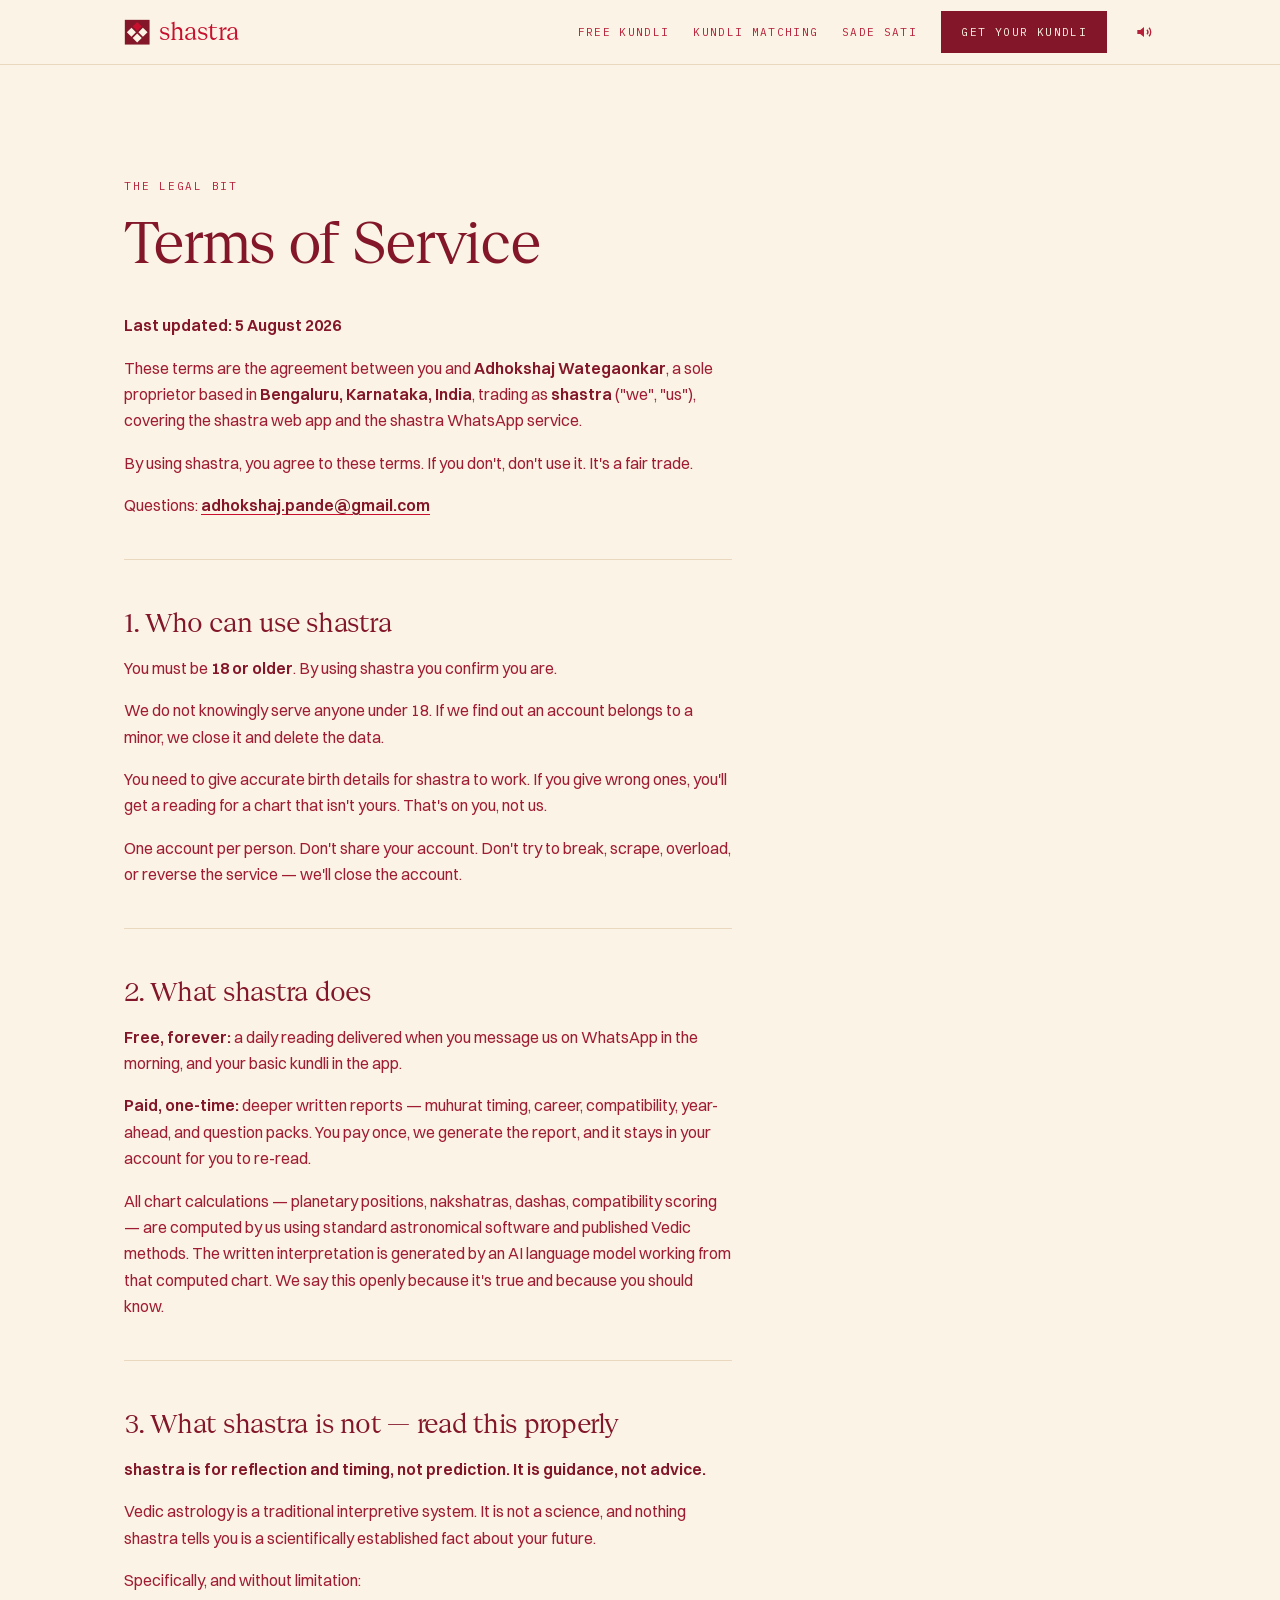
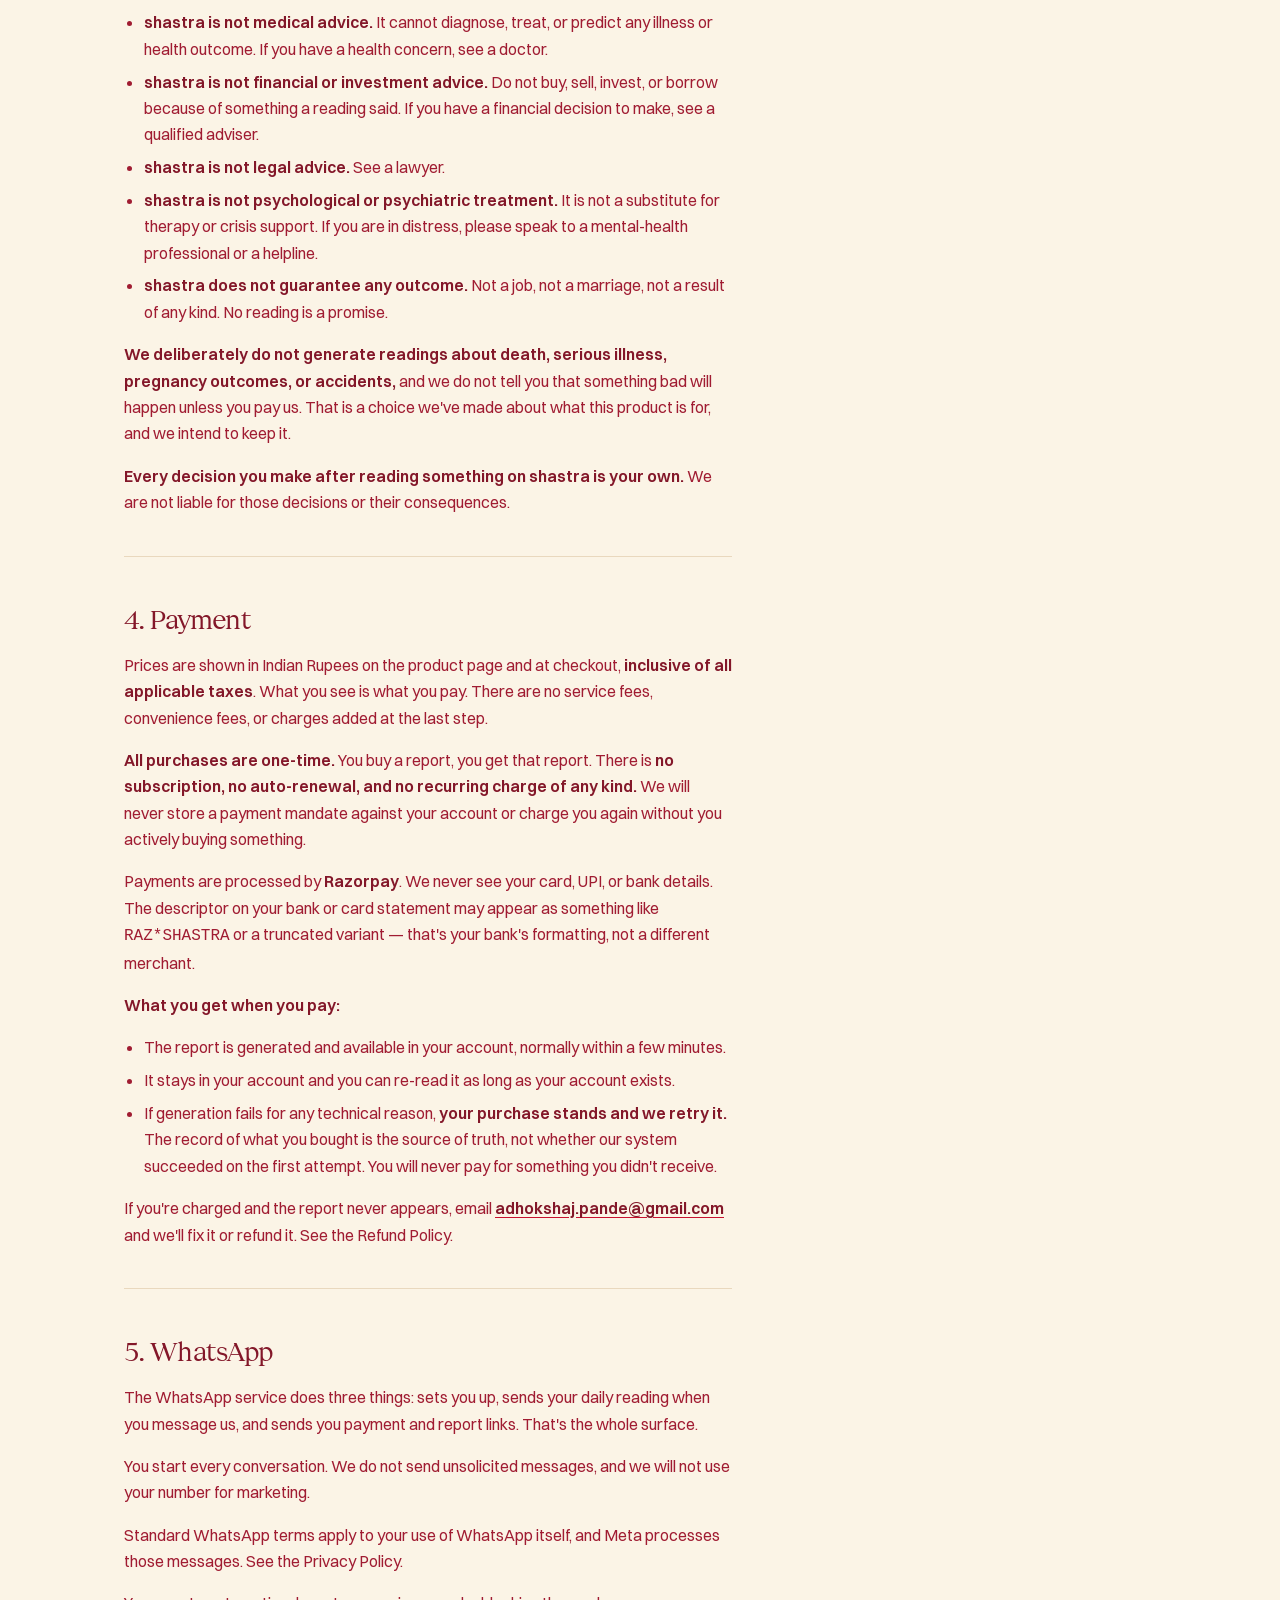
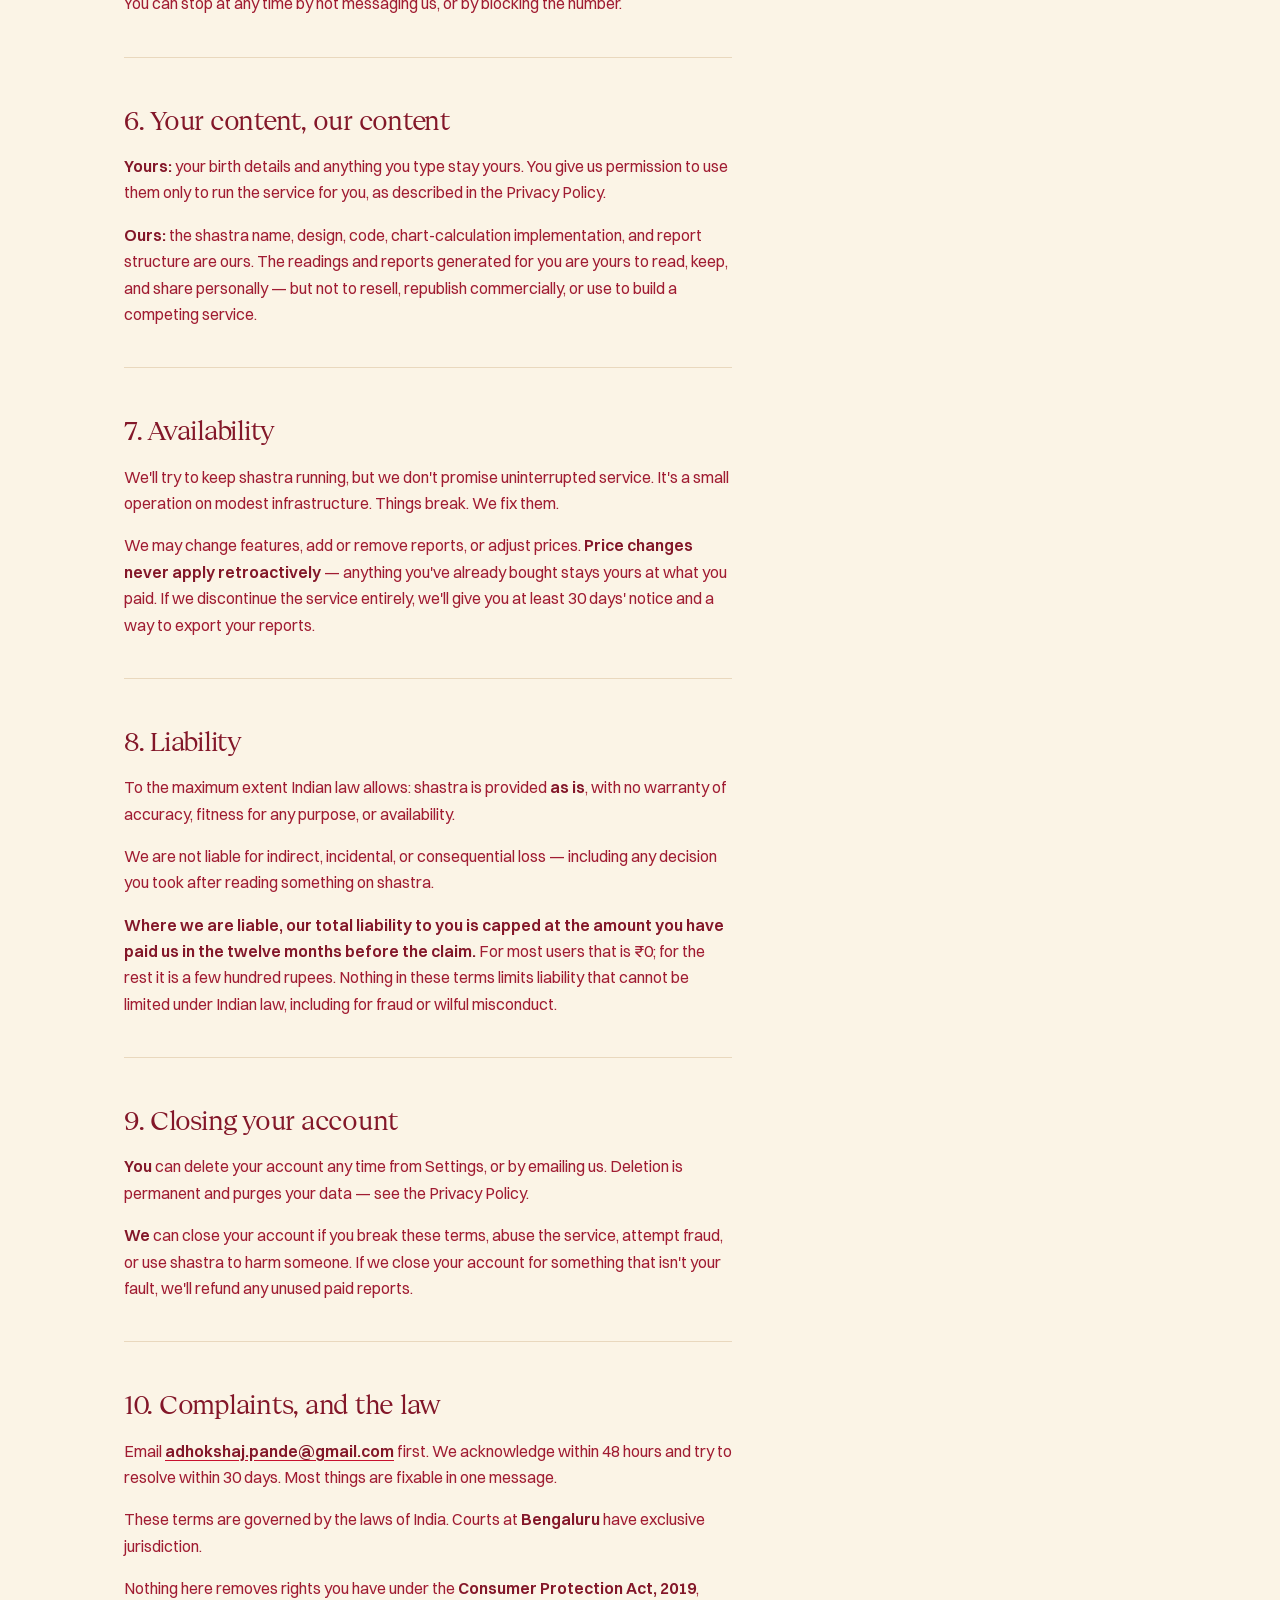
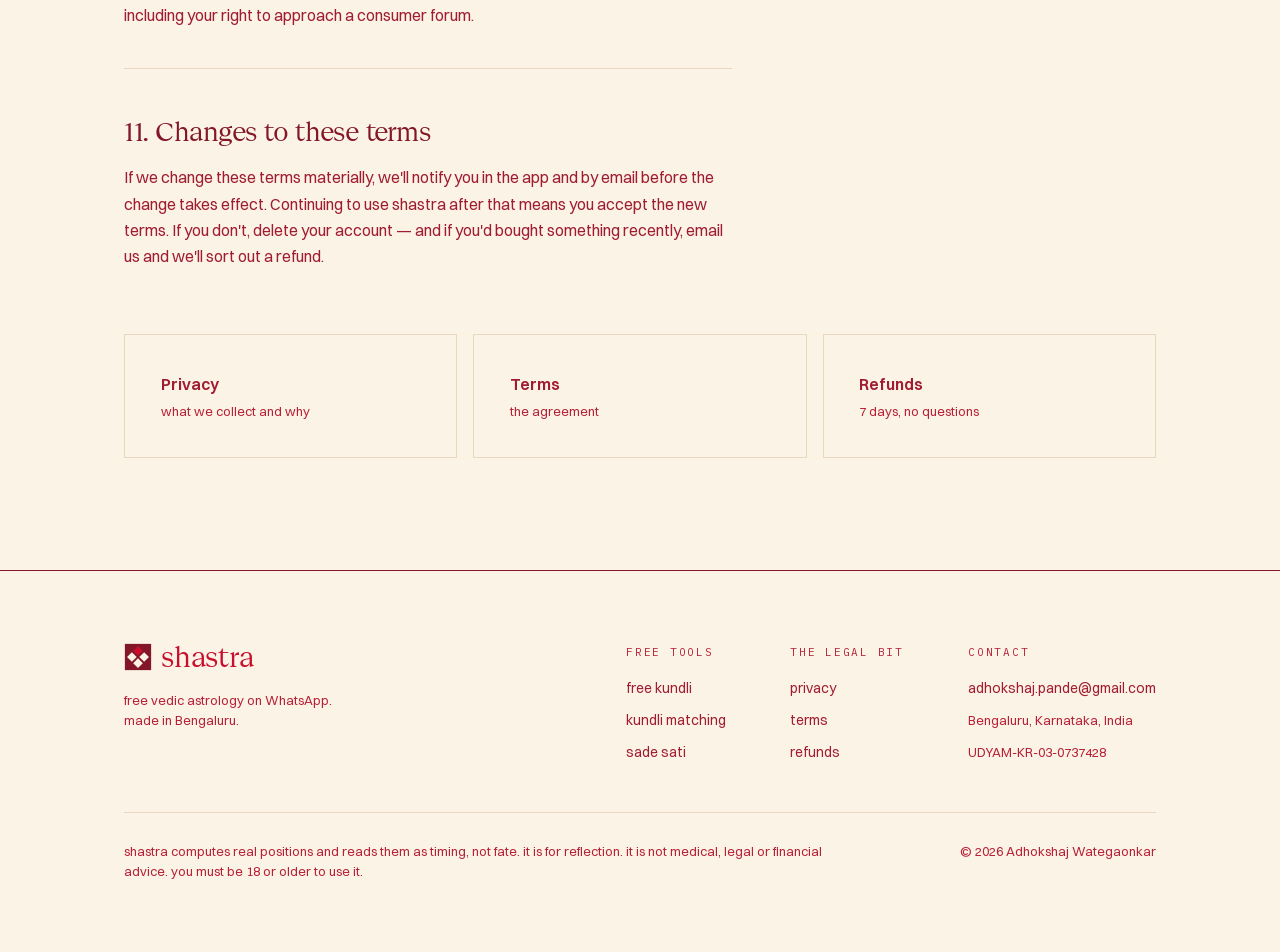
<file: terms/index.html>
<!doctype html>
<html lang="en">
<head>
<meta charset="utf-8">
<meta name="viewport" content="width=device-width, initial-scale=1, viewport-fit=cover">
<meta name="theme-color" content="#FBF4E6">
<title>Terms of Service | shastra</title>
<meta name="description" content="The agreement between you and shastra: who can use it, what it is and is not, what you pay, and the limits of what an astrology reading is for.">
<link rel="canonical" href="https://adhokshajwategaonkar.github.io/shastra-site/terms/">
<meta property="og:type" content="website">
<meta property="og:site_name" content="shastra">
<meta property="og:title" content="Terms of Service | shastra">
<meta property="og:description" content="The agreement between you and shastra: who can use it, what it is and is not, what you pay, and the limits of what an astrology reading is for.">
<meta property="og:url" content="https://adhokshajwategaonkar.github.io/shastra-site/terms/">
<meta property="og:image" content="https://adhokshajwategaonkar.github.io/shastra-site/assets/og-home.png">
<meta name="robots" content="index, follow">

<link rel="icon" href="../assets/favicon.svg" type="image/svg+xml">
<link rel="icon" href="../assets/favicon-32.png" sizes="32x32">
<link rel="apple-touch-icon" href="../assets/apple-touch-icon.png">

<link rel="preload" href="../assets/fonts/geistserif-400.woff2" as="font" type="font/woff2" crossorigin>
<link rel="preload" href="../assets/fonts/switzer-400.woff2" as="font" type="font/woff2" crossorigin>
<link rel="stylesheet" href="../assets/shastra.css?v=7fc7156a">
</head>

<body>
<a class="skip" href="#main">skip to content</a>

<header class="nav">
  <div class="wrap">
    <a class="wordmark" href="../"><svg class="wordmark-mark" viewBox="0 0 64 64" aria-hidden="true" role="presentation"><rect x="2" y="2" width="60" height="60" fill="currentColor"/><path fill="var(--mark)" d="M32 7L43 18L32 29L21 18Z"/><path fill="var(--paper)" d="M46 21L57 32L46 43L35 32Z"/><path fill="var(--paper)" d="M32 35L43 46L32 57L21 46Z"/><path fill="var(--paper)" d="M18 21L29 32L18 43L7 32Z"/></svg><span class="wordmark-text">shastra</span></a>
    <nav aria-label="primary">
      <a href="../kundli/">free kundli</a>
      <a href="../kundli-matching/" class="hide-sm">kundli matching</a>
      <a href="../sade-sati/" class="hide-sm">sade sati</a>
      <a class="btn btn-primary" href="../kundli/" data-warm="cold">get <span class="hide-xs">your </span>kundli</a>
      <details class="nav-menu"><summary aria-label="menu"><svg viewBox="0 0 24 24" width="22" height="22" aria-hidden="true"><path d="M3 7h18M3 12h18M3 17h18" fill="none" stroke="currentColor" stroke-width="1.75"/></svg></summary><div class="nav-menu-list"><a href="../kundli/">free kundli</a><a href="../kundli-matching/">kundli matching</a><a href="../sade-sati/">sade sati</a></div></details>
    </nav>
  </div>
</header>

<main id="main" class="section">
  <div class="wrap">
    <p class="label">the legal bit</p>
    <h1 class="display step-doc">Terms of Service</h1>
    <div class="prose" style="margin-top:2.5rem">
<p><strong>Last updated: 5 August 2026</strong></p>
<p>These terms are the agreement between you and <strong>Adhokshaj Wategaonkar</strong>, a sole proprietor based in <strong>Bengaluru, Karnataka, India</strong>, trading as <strong>shastra</strong> ("we", "us"), covering the shastra web app and the shastra WhatsApp service.</p>
<p>By using shastra, you agree to these terms. If you don't, don't use it. It's a fair trade.</p>
<p>Questions: <strong><a href="mailto:adhokshaj.pande@gmail.com">adhokshaj.pande@gmail.com</a></strong></p>
<hr>
<h2>1. Who can use shastra</h2>
<p>You must be <strong>18 or older</strong>. By using shastra you confirm you are.</p>
<p>We do not knowingly serve anyone under 18. If we find out an account belongs to a minor, we close it and delete the data.</p>
<p>You need to give accurate birth details for shastra to work. If you give wrong ones, you'll get a reading for a chart that isn't yours. That's on you, not us.</p>
<p>One account per person. Don't share your account. Don't try to break, scrape, overload, or reverse the service — we'll close the account.</p>
<hr>
<h2>2. What shastra does</h2>
<p><strong>Free, forever:</strong> a daily reading delivered when you message us on WhatsApp in the morning, and your basic kundli in the app.</p>
<p><strong>Paid, one-time:</strong> deeper written reports — muhurat timing, career, compatibility, year-ahead, and question packs. You pay once, we generate the report, and it stays in your account for you to re-read.</p>
<p>All chart calculations — planetary positions, nakshatras, dashas, compatibility scoring — are computed by us using standard astronomical software and published Vedic methods. The written interpretation is generated by an AI language model working from that computed chart. We say this openly because it's true and because you should know.</p>
<hr>
<h2>3. What shastra is not — read this properly</h2>
<p><strong>shastra is for reflection and timing, not prediction. It is guidance, not advice.</strong></p>
<p>Vedic astrology is a traditional interpretive system. It is not a science, and nothing shastra tells you is a scientifically established fact about your future.</p>
<p>Specifically, and without limitation:</p>
<ul><li><strong>shastra is not medical advice.</strong> It cannot diagnose, treat, or predict any illness or health outcome. If you have a health concern, see a doctor.</li><li><strong>shastra is not financial or investment advice.</strong> Do not buy, sell, invest, or borrow because of something a reading said. If you have a financial decision to make, see a qualified adviser.</li><li><strong>shastra is not legal advice.</strong> See a lawyer.</li><li><strong>shastra is not psychological or psychiatric treatment.</strong> It is not a substitute for therapy or crisis support. If you are in distress, please speak to a mental-health professional or a helpline.</li><li><strong>shastra does not guarantee any outcome.</strong> Not a job, not a marriage, not a result of any kind. No reading is a promise.</li></ul>
<p><strong>We deliberately do not generate readings about death, serious illness, pregnancy outcomes, or accidents,</strong> and we do not tell you that something bad will happen unless you pay us. That is a choice we've made about what this product is for, and we intend to keep it.</p>
<p><strong>Every decision you make after reading something on shastra is your own.</strong> We are not liable for those decisions or their consequences.</p>
<hr>
<h2>4. Payment</h2>
<p>Prices are shown in Indian Rupees on the product page and at checkout, <strong>inclusive of all applicable taxes</strong>. What you see is what you pay. There are no service fees, convenience fees, or charges added at the last step.</p>
<p><strong>All purchases are one-time.</strong> You buy a report, you get that report. There is <strong>no subscription, no auto-renewal, and no recurring charge of any kind.</strong> We will never store a payment mandate against your account or charge you again without you actively buying something.</p>
<p>Payments are processed by <strong>Razorpay</strong>. We never see your card, UPI, or bank details. The descriptor on your bank or card statement may appear as something like <code>RAZ*SHASTRA</code> or a truncated variant — that's your bank's formatting, not a different merchant.</p>
<p><strong>What you get when you pay:</strong></p>
<ul><li>The report is generated and available in your account, normally within a few minutes.</li><li>It stays in your account and you can re-read it as long as your account exists.</li><li>If generation fails for any technical reason, <strong>your purchase stands and we retry it.</strong> The record of what you bought is the source of truth, not whether our system succeeded on the first attempt. You will never pay for something you didn't receive.</li></ul>
<p>If you're charged and the report never appears, email <strong><a href="mailto:adhokshaj.pande@gmail.com">adhokshaj.pande@gmail.com</a></strong> and we'll fix it or refund it. See the Refund Policy.</p>
<hr>
<h2>5. WhatsApp</h2>
<p>The WhatsApp service does three things: sets you up, sends your daily reading when you message us, and sends you payment and report links. That's the whole surface.</p>
<p>You start every conversation. We do not send unsolicited messages, and we will not use your number for marketing.</p>
<p>Standard WhatsApp terms apply to your use of WhatsApp itself, and Meta processes those messages. See the Privacy Policy.</p>
<p>You can stop at any time by not messaging us, or by blocking the number.</p>
<hr>
<h2>6. Your content, our content</h2>
<p><strong>Yours:</strong> your birth details and anything you type stay yours. You give us permission to use them only to run the service for you, as described in the Privacy Policy.</p>
<p><strong>Ours:</strong> the shastra name, design, code, chart-calculation implementation, and report structure are ours. The readings and reports generated for you are yours to read, keep, and share personally — but not to resell, republish commercially, or use to build a competing service.</p>
<hr>
<h2>7. Availability</h2>
<p>We'll try to keep shastra running, but we don't promise uninterrupted service. It's a small operation on modest infrastructure. Things break. We fix them.</p>
<p>We may change features, add or remove reports, or adjust prices. <strong>Price changes never apply retroactively</strong> — anything you've already bought stays yours at what you paid. If we discontinue the service entirely, we'll give you at least 30 days' notice and a way to export your reports.</p>
<hr>
<h2>8. Liability</h2>
<p>To the maximum extent Indian law allows: shastra is provided <strong>as is</strong>, with no warranty of accuracy, fitness for any purpose, or availability.</p>
<p>We are not liable for indirect, incidental, or consequential loss — including any decision you took after reading something on shastra.</p>
<p><strong>Where we are liable, our total liability to you is capped at the amount you have paid us in the twelve months before the claim.</strong> For most users that is ₹0; for the rest it is a few hundred rupees. Nothing in these terms limits liability that cannot be limited under Indian law, including for fraud or wilful misconduct.</p>
<hr>
<h2>9. Closing your account</h2>
<p><strong>You</strong> can delete your account any time from Settings, or by emailing us. Deletion is permanent and purges your data — see the Privacy Policy.</p>
<p><strong>We</strong> can close your account if you break these terms, abuse the service, attempt fraud, or use shastra to harm someone. If we close your account for something that isn't your fault, we'll refund any unused paid reports.</p>
<hr>
<h2>10. Complaints, and the law</h2>
<p>Email <strong><a href="mailto:adhokshaj.pande@gmail.com">adhokshaj.pande@gmail.com</a></strong> first. We acknowledge within 48 hours and try to resolve within 30 days. Most things are fixable in one message.</p>
<p>These terms are governed by the laws of India. Courts at <strong>Bengaluru</strong> have exclusive jurisdiction.</p>
<p>Nothing here removes rights you have under the <strong>Consumer Protection Act, 2019</strong>, including your right to approach a consumer forum.</p>
<hr>
<h2>11. Changes to these terms</h2>
<p>If we change these terms materially, we'll notify you in the app and by email before the change takes effect. Continuing to use shastra after that means you accept the new terms. If you don't, delete your account — and if you'd bought something recently, email us and we'll sort out a refund.</p>
    </div>

    <nav class="policy-nav" aria-label="other policies">
      <a class="card" href="../privacy/"><strong>Privacy</strong><span class="tiny">what we collect and why</span></a>
      <a class="card" href="../terms/"><strong>Terms</strong><span class="tiny">the agreement</span></a>
      <a class="card" href="../refunds/"><strong>Refunds</strong><span class="tiny">7 days, no questions</span></a>
    </nav>
  </div>
</main>

<footer class="footer">
  <div class="wrap">
    <div class="cols">
      <div>
        <a class="wordmark" href="../"><svg class="wordmark-mark" viewBox="0 0 64 64" aria-hidden="true" role="presentation"><rect x="2" y="2" width="60" height="60" fill="currentColor"/><path fill="var(--mark)" d="M32 7L43 18L32 29L21 18Z"/><path fill="var(--paper)" d="M46 21L57 32L46 43L35 32Z"/><path fill="var(--paper)" d="M32 35L43 46L32 57L21 46Z"/><path fill="var(--paper)" d="M18 21L29 32L18 43L7 32Z"/></svg><span class="wordmark-text">shastra</span></a>
        <p class="tiny" style="margin-top:0.75rem;max-width:24rem">free vedic astrology on WhatsApp.<br>made in Bengaluru.</p>
      </div>
      <div>
        <h4>free tools</h4>
        <ul>
          <li><a href="../kundli/">free kundli</a></li>
          <li><a href="../kundli-matching/">kundli matching</a></li>
          <li><a href="../sade-sati/">sade sati</a></li>
        </ul>
      </div>
      <div>
        <h4>the legal bit</h4>
        <ul>
          <li><a href="../privacy/">privacy</a></li>
          <li><a href="../terms/">terms</a></li>
          <li><a href="../refunds/">refunds</a></li>
        </ul>
      </div>
      <div>
        <h4>contact</h4>
        <ul>
          <li><a href="mailto:adhokshaj.pande@gmail.com">adhokshaj.pande@gmail.com</a></li>
          <li><span class="tiny">Bengaluru, Karnataka, India</span></li>
          <li><span class="tiny">UDYAM-KR-03-0737428</span></li>
        </ul>
      </div>
    </div>
    <div class="disclaimer">
      <p style="margin:0;max-width:44rem">shastra computes real positions and reads them as timing,
        not fate. it is for reflection. it is not medical, legal or financial advice. you must be 18
        or older to use it.</p>
      <p style="margin:0">© 2026 Adhokshaj Wategaonkar</p>
    </div>
  </div>
</footer>

<style>
  .policy-nav { display: grid; gap: 1rem; margin-top: 4rem; }
  @media (min-width: 45rem) { .policy-nav { grid-template-columns: repeat(3, 1fr); } }
  .policy-nav a { text-decoration: none; display: block; }
  .policy-nav strong { display: block; margin-bottom: 0.25rem; }
  .policy-nav .tiny { display: block; }
</style>

<script src="../assets/sound.js?v=b5f28fae" defer></script>
<script src="../assets/shastra.js?v=eef72da5" defer></script>
</body>
</html>
</file>
<file: assets/shastra.css>
/* ─────────────────────────────────────────────────────────────────────────────
   shastra — public site stylesheet.

   Hand-written, no build step, no framework. This file is the ONLY stylesheet
   the site loads; every page links it and adds nothing of its own beyond a
   handful of page-scoped rules in a <style> block.

   ── the register ────────────────────────────────────────────────────────────
   A printed almanac, not a cosmic app. Paper, ink, and one second plate in
   vermilion. The argument the site is making is "the arithmetic is done
   properly" — an ephemeris table makes that argument; a dark canvas with a
   glowing gradient makes the opposite one.

   Four rules hold it together, and breaking any one of them is what makes a
   page start looking generated:

     1. NO GRADIENTS, NO GLOW, NO SHADOW. Depth comes from rules and space.
     2. RADIUS IS ZERO. Everywhere. A rounded corner is a web convention, not
        a printing one.
     3. THE MARK IS A SECOND PLATE. Vermilion is a separate press run: it
        appears only on a computed value or a live state, never on chrome,
        never on a heading, never on a border for decoration. If a screen has
        more than a few marks on it, it has none.
     4. TYPE DOES THE WORK. Serif for what is said, mono for what is measured,
        grotesque for everything in between.

   Tokens are mirrored in web/src/tokens.css. If one changes there it changes
   here — they are two renderings of one decision, not two choices.
   ───────────────────────────────────────────────────────────────────────── */

/* ── the faces, self-hosted ──────────────────────────────────────────────
   Switzer is on Fontshare and Geist Serif only in Vercel's own release, so
   using the two CDNs would have put three third-party font hosts in front of
   a page whose pitch is that it keeps nothing it does not need. These are the
   latin subsets, 132KB for six faces, and `build-assets.py` renders the share
   cards from the same families in site/tools/fonts. One source of truth for
   the typography, and no runtime dependency on anyone.
   Geist Serif: OFL. Switzer: ITF Free Font License. IBM Plex Mono: OFL.
   Licence texts sit beside the files in site/tools/fonts/.
   ──────────────────────────────────────────────────────────────────────── */
@font-face {
  font-family: 'Geist Serif';
  font-style: normal;
  font-weight: 400;
  font-display: swap;
  src: url('fonts/geistserif-400.woff2') format('woff2');
}
@font-face {
  font-family: 'Switzer';
  font-style: normal;
  font-weight: 400;
  font-display: swap;
  src: url('fonts/switzer-400.woff2') format('woff2');
}
@font-face {
  font-family: 'Switzer';
  font-style: italic;
  font-weight: 400;
  font-display: swap;
  src: url('fonts/switzer-400i.woff2') format('woff2');
}
@font-face {
  font-family: 'Switzer';
  font-style: normal;
  font-weight: 500;
  font-display: swap;
  src: url('fonts/switzer-500.woff2') format('woff2');
}
@font-face {
  font-family: 'Switzer';
  font-style: normal;
  font-weight: 600;
  font-display: swap;
  src: url('fonts/switzer-600.woff2') format('woff2');
}
/* THE RUPEE. Neither Switzer nor Geist Serif draws U+20B9, and this product
   prints prices on every page. Left alone, each ₹ falls back to whatever the
   OS has (SF on a Mac, Roboto on Android, Segoe on Windows), so the same
   price renders in a different typeface per device. These single-glyph faces
   join each family for that one codepoint only: Archivo's rupee for the
   grotesque, Libre Caslon's for the serif. ~800 bytes each, fetched only on
   a page that actually shows a price. */
@font-face {
  font-family: 'Switzer';
  font-style: normal;
  font-weight: 400;
  font-display: swap;
  src: url('fonts/rupee-sans-400.woff2') format('woff2');
  unicode-range: U+20B9;
}
@font-face {
  font-family: 'Switzer';
  font-style: normal;
  font-weight: 500;
  font-display: swap;
  src: url('fonts/rupee-sans-500.woff2') format('woff2');
  unicode-range: U+20B9;
}
@font-face {
  font-family: 'Switzer';
  font-style: normal;
  font-weight: 600;
  font-display: swap;
  src: url('fonts/rupee-sans-600.woff2') format('woff2');
  unicode-range: U+20B9;
}
@font-face {
  font-family: 'Geist Serif';
  font-style: normal;
  font-weight: 400;
  font-display: swap;
  src: url('fonts/rupee-serif-400.woff2') format('woff2');
  unicode-range: U+20B9;
}
@font-face {
  font-family: 'IBM Plex Mono';
  font-style: normal;
  font-weight: 400;
  font-display: swap;
  src: url('fonts/ibmplexmono-400.woff2') format('woff2');
}
@font-face {
  font-family: 'IBM Plex Mono';
  font-style: normal;
  font-weight: 500;
  font-display: swap;
  src: url('fonts/ibmplexmono-500.woff2') format('woff2');
}

:root {
  /* ── paper: haldi ───────────────────────────────────────────────────────
     A faint turmeric cream. Kumkum on haldi is the traditional auspicious
     pairing, as on a tilak or a wedding card, so the tint means something
     beyond warmth. #FFFFFF reads as "screen"; this reads as stock. */
  --paper:      #FBF4E6;
  --paper-sunk: #F6ECD9;   /* inset panels, alternate rows — barely there    */
  --paper-edge: #F0E2CA;

  /* ── ink ────────────────────────────────────────────────────────────────
     ONE HUE, FIVE TINTS. Every ratio below is measured against --paper, not
     guessed: a red text ramp is the easiest thing in the world to ship at
     3:1 because it looks fine on the author's monitor. --ink-faint is the
     floor for anything a reader has to read; nothing lighter carries text.
     The ceiling is real too — pure red tops out around 9:1 where black
     reached 15:1, so --ink is as dark as it can be and still read as red. */
  --ink:       #831729;    /* headings, strong text, strokes    9.1:1        */
  --ink-soft:  #A01C32;    /* body                              7.1:1        */
  --ink-faint: #B72039;    /* labels, captions, table heads     5.9:1        */

  /* ── rules ──────────────────────────────────────────────────────────── */
  --rule:      #E9D8BE;
  --rule-firm: #831729;

  /* ── the mark: kumkum ───────────────────────────────────────────────────
     The brand colour. The whole page prints in its hue, so the mark is told
     apart by saturation: full kumkum (5.4:1) against the deeper ink.
     It reads as lit rather than as another colour.
     Emphasis inside an illustration is carried by flat tints and hatching
     instead, which is how a real blueprint does it. */
  --mark:      #C8102E;
  --mark-wash: rgba(200, 16, 46, 0.07);

  /* ── the selected state ─────────────────────────────────────────────────
     Black, deliberately outside the one-hue ramp. A drawing is already
     printed in the brand colour, so a selection in that colour has nothing to
     stand out against. */
  --select:        #000000;   /* selected strokes; behind selected labels */
  --select-ground: #FFFFFF;   /* selected label text                      */

  /* ── flat tints, for illustration fills ─────────────────────────────────
     Three steps of the same red. A drawing is built from these plus a single
     --ink hairline: no gradients, no second hue, no shadow. */
  --tint-1:    #EFD5DA;
  --tint-2:    #E7AEB7;
  --tint-3:    #E28292;

  /* ── the inverted band: sindoor maroon, not black ───────────────────── */
  --night:      #2B0D10;
  --night-ink:  #F5DDE1;     /* 14:1 */
  --night-soft: #DA9DA7;     /*  8:1 */
  --night-faint: #BD7C87;    /* 5.5:1 */
  --night-rule: rgba(245, 221, 225, 0.18);
  --night-grid: rgba(245, 221, 225, 0.035);
  --night-sunk: #2C181B;
  --night-tint-1: #331B1F;
  --night-tint-2: #53232B;
  --night-tint-3: #842C3A;
  --night-mark: #EF3956;     /* 4.6:1; #C8102E is too dark to read on night */

  /* ── type ───────────────────────────────────────────────────────────────
     Geist Serif says printed. Switzer says neutral. Plex Mono says measured.
     GEIST SERIF HAS ONE WEIGHT. There is no bold and no medium, so nothing
     set in --display may ask for 500 or 600: it silently synthesises a
     smeared faux-bold. Size and case do the work instead. */
  --display: 'Geist Serif', 'Libre Caslon Display', Georgia, 'Times New Roman', serif;
  --body:    'Switzer', ui-sans-serif, system-ui, -apple-system, 'Segoe UI', sans-serif;
  --mono:    'IBM Plex Mono', ui-monospace, SFMono-Regular, Menlo, monospace;

  /* ── the display scale ──────────────────────────────────────────────────
     ONE BASE, ONE RATIO. Every heading is base × ratio^step, so changing the
     ratio moves the whole ladder together and the gap between a title and
     the line under it stays proportionate. The four headings used to be set
     one by one, and the steps between them were 1.55×, 1.83× and 1.26×,
     which is a list of sizes rather than a scale.
     The step exponents are fitted so the defaults reproduce the sizes the
     site already had, within half a pixel. Phones get a gentler ratio:
     a ladder that reads as confident at 1200px is shouting at 375px.
     The body steps (lede, body, small, tiny) stay fixed on purpose.
     --type-base is a plain number of rem, not a length, because the fluid
     formula below has to subtract and multiply it, and CSS cannot multiply
     a length by a length. */
  --type-base:     1;
  --ratio:         1.26;
  --ratio-mobile:  1.159;
  --step-sm:       0.74;
  --step-h3:       1.75;
  --step-h2:       4.38;
  --step-doc:      5.42;
  --step-h1:       6.26;
  --step-score:    7.38;

  /* ── motion ─────────────────────────────────────────────────────────── */
  --spring: cubic-bezier(0.22, 1, 0.36, 1);
  --fast:   160ms;
  --base:   300ms;
  --slow:   640ms;

  /* ── layout ─────────────────────────────────────────────────────────── */
  --gutter: clamp(1.25rem, 5vw, 2.75rem);
  --max:    70rem;
  --prose:  38rem;

  /* ── compatibility aliases ──────────────────────────────────────────────
     Page-scoped <style> blocks still reference the old names. They resolve to
     the paper equivalents so nothing renders broken mid-migration. New rules
     use the names above. */
  --canvas:   var(--paper);
  --elevated: var(--paper-sunk);
  --hover:    var(--paper-edge);
  --hairline: var(--rule);
  --muted:    var(--ink-soft);
  --faint:    var(--ink-faint);
  --gold:     var(--mark);
  --saffron:  var(--mark);
}

/* ── reset ──────────────────────────────────────────────────────────────── */
*, *::before, *::after { box-sizing: border-box; }

html {
  font-synthesis: none;
  background: var(--paper);
  color: var(--ink-soft);
  font-family: var(--body);
  font-size: 16px;
  line-height: 1.65;
  -webkit-font-smoothing: antialiased;
  text-rendering: optimizeLegibility;
  scroll-behavior: smooth;
  /* Stops iOS Safari inflating body text in landscape and breaking the scale. */
  -webkit-text-size-adjust: 100%;
}

body {
  margin: 0;
  min-height: 100dvh;
  overflow-x: hidden;
  /* No background pattern. A faint grid across every page reads as a wireframe
     rather than as paper, and it is one of the surest marks of a generated
     site. Texture, where it is wanted, is drawn deliberately: see .invert. */
}

img, svg { max-width: 100%; display: block; }
a { color: inherit; }
button, input, select { font: inherit; color: inherit; }

::selection { background: var(--mark); color: var(--paper); }

:focus-visible {
  outline: 2px solid var(--ink);
  outline-offset: 3px;
  border-radius: 0;
}

/* Motion is decoration. It never carries meaning on its own. */
@media (prefers-reduced-motion: reduce) {
  html { scroll-behavior: auto; }
  *, *::before, *::after {
    animation-duration: 0.01ms !important;
    animation-iteration-count: 1 !important;
    transition-duration: 0.01ms !important;
  }
}

/* ── type scale ─────────────────────────────────────────────────────────────
   Deliberately smaller than the last revision. Oversized display type is a
   SaaS-landing-page habit; a serif at a sane size reads as editorial, which
   is the claim being made. */
.display {
  font-family: var(--display);
  font-weight: 400;
  letter-spacing: -0.012em;
  line-height: 1.08;
  color: var(--ink);
  margin: 0;
}

/* Each heading runs from its phone size at a 375px window to its desktop
   size at 1200px, in a straight line between, and holds at either end.

   THE FLUID PART COMES FROM THE SCALE TOO. The first version kept the old
   `6vw` as the middle term of each clamp(), and across the whole laptop range
   that middle term is what decides the size, so moving the ratio did nothing
   at 1024px. It only showed on phones and very wide screens, i.e. it looked
   broken exactly where anyone would test it.

   The static clamps come first as a fallback for a browser without CSS
   pow(); one that cannot parse the second declaration keeps the first. */
h1.display { font-size: clamp(2.5rem, 6vw, 4.25rem); line-height: 1.02; }
h2.display { font-size: clamp(1.875rem, 4vw, 2.75rem); }
h3.display { font-size: clamp(1.25rem, 2.4vw, 1.5rem); line-height: 1.2; }
h1.display, .display.step-h1 { --e: var(--step-h1); }
h2.display                   { --e: var(--step-h2); }
h3.display                   { --e: var(--step-h3); }
.display.step-doc            { --e: var(--step-doc); }
.fluid-score                 { --e: var(--step-score); }
h1.display, h2.display, h3.display, .display.step-h1, .display.step-doc, .fluid-score {
  --lo: calc(var(--type-base) * pow(var(--ratio-mobile), var(--e)));
  --hi: calc(var(--type-base) * pow(var(--ratio), var(--e)));
  font-size: clamp(calc(var(--lo) * 1rem),
                   calc(var(--lo) * 1rem + (var(--hi) - var(--lo)) * (100vw - 23.4375rem) / 51.5625),
                   calc(var(--hi) * 1rem));
}

/* Italic is the serif's own emphasis. Caslon's italic is a different design,
   not a slanted roman, and it is the right way to stress a word in a headline
   without reaching for colour. */
/* Geist Serif ships no italic, so `font-style: italic` here makes the
   browser shear the upright, which is the one typographic tell everyone can
   spot. The emphasis moves to the mark instead: same face, lit red. */
.display em, .display i { font-style: normal; color: var(--mark); }

/* The micro-label. Mono, uppercase, tracked — the ephemeris column heading. */
.label {
  font-family: var(--mono);
  font-size: 0.6875rem;
  letter-spacing: 0.16em;
  text-transform: uppercase;
  color: var(--ink-faint);
  font-weight: 400;
  margin: 0 0 1.25rem;
}

/* The body scale, and there are only four steps in it.
   
   19 lede · 16 body · 14 small · 13 tiny, with tiny always set in --ink-faint.
   There is no 15px and no 17px. Both existed, scattered through page-scoped
   blocks, and a size one pixel off a real step is what makes a page look
   assembled rather than designed.
   so the last two steps are separated by colour as well as size. .small used
   to be 15px, which is near enough to the 16px body to read as a mistake
   rather than a step, and new components kept inventing 17px and 13px
   headings beside it. Anything that needs a size should take one of these. */
.lede  { font-size: clamp(1.0625rem, 1.8vw, 1.1875rem); color: var(--ink-soft); max-width: var(--prose); }
.small { font-size: 0.875rem; color: var(--ink-soft); }
.tiny  { font-size: 0.8125rem; color: var(--ink-faint); line-height: 1.55; }

/* The fourth display step, below h3. Card headings across the tool pages use
   this so they agree with each other. */
.display-sm {
  font-family: var(--display); font-weight: 400; font-size: 1.1875rem;
  font-size: calc(var(--type-base) * pow(var(--ratio), var(--step-sm)) * 1rem);
  letter-spacing: -0.008em; line-height: 1.25; color: var(--ink); margin: 0;
}

/* The second plate. Sparingly — see rule 3 at the top of this file. */
.mark, .gold { color: var(--mark); }

/* Anything measured sets in mono with lining, tabular figures, so that a
   column of numbers lines up the way it would in a printed table. */
.mono {
  font-family: var(--mono);
  font-variant-numeric: tabular-nums lining-nums;
  font-feature-settings: 'tnum' 1, 'lnum' 1;
}

/* ── layout ─────────────────────────────────────────────────────────────── */
.wrap    { max-width: var(--max); margin-inline: auto; padding-inline: var(--gutter); }
.section { padding-block: clamp(3.5rem, 9vw, 7rem); }
.section + .section { border-top: 1px solid var(--rule); }
.center  { text-align: center; }
.stack > * + * { margin-top: 1rem; }

/* Ruled cells, not floating boxes. The rules are drawn by the CHILDREN, not
   by a background showing through a 1px gap: the children carry .reveal, so
   until they animate in they are transparent, and a container background
   would flash as a solid block behind them. */
.grid { display: grid; gap: 0; position: relative; }
/* The top rule is a pseudo-element so it can be drawn from the left rather
   than simply appearing. --rule-scale is 1 unless motion.js is animating it. */
.grid::before, .faq::before, .readout::before,
.kootas-glance::before, .pipeline::before {
  content: ''; position: absolute; inset: 0 0 auto 0; height: 1px;
  background: var(--rule);
  transform: scaleX(var(--rule-scale, 1)); transform-origin: left center;
}
.faq::before, .readout::before { background: var(--rule-firm); }
.grid > * { border-bottom: 1px solid var(--rule); }
@media (min-width: 48rem) {
  .grid-2 { grid-template-columns: repeat(2, 1fr); }
  .grid-3 { grid-template-columns: repeat(3, 1fr); }
  .grid-2 > *, .grid-3 > * { border-left: 1px solid var(--rule); }
  .grid-2 > *:nth-child(2n + 1), .grid-3 > *:nth-child(3n + 1) { border-left: 0; }
}

/* The inverted band. One per page at most: it is punctuation, not a theme. */
.invert {
  background: var(--night);
  color: var(--night-soft);
  --paper: var(--night);
  --paper-sunk: var(--night-sunk);
  --tint-1: var(--night-tint-1);
  --tint-2: var(--night-tint-2);
  --tint-3: var(--night-tint-3);
  --ink: var(--night-ink);
  --ink-soft: var(--night-soft);
  --ink-faint: var(--night-faint);
  --rule: var(--night-rule);
  --rule-firm: var(--night-ink);
  --mark: var(--night-mark);
  /* It paints over body's graph paper, so it carries its own. */
  background-image:
    repeating-linear-gradient(to right,  var(--night-grid) 0 1px, transparent 1px 100%),
    repeating-linear-gradient(to bottom, var(--night-grid) 0 1px, transparent 1px 100%);
  background-size: 56px 56px;
}
.invert + .section, .section + .invert { border-top: 0; }

/* ── surfaces ───────────────────────────────────────────────────────────────
   There is no "card" in a printed almanac — there is a ruled cell. The class
   name survives because the markup uses it; the treatment does not. */
.card {
  background: var(--paper);
  border: 1px solid var(--rule);
  border-radius: 0;
  padding: clamp(1.5rem, 2.8vw, 2.25rem);
  transition: background var(--fast) linear;
}
/* Inside a .grid the cell rules are set above; a card's own frame would
   double them. */
.grid > .card { border-width: 0 0 1px; }
@media (min-width: 48rem) {
  .grid-2 > .card, .grid-3 > .card { border-left-width: 1px; }
  .grid-2 > .card:nth-child(2n + 1), .grid-3 > .card:nth-child(3n + 1) { border-left-width: 0; }
}
a.card { text-decoration: none; display: block; }
a.card:hover, a.card:focus-visible { background: var(--paper-sunk); }
.card h3 { margin: 0 0 0.6rem; }
.card p:last-child { margin-bottom: 0; }

/* ── buttons ────────────────────────────────────────────────────────────────
   Square, mono, uppercase. Two of them: ink-filled and ruled. No third. */
.btn {
  display: inline-flex;
  align-items: center;
  justify-content: center;
  gap: 0.55rem;
  padding: 0.95rem 1.75rem;
  border-radius: 0;
  border: 1px solid var(--rule-firm);
  font-family: var(--mono);
  font-weight: 400;
  font-size: 0.75rem;
  letter-spacing: 0.12em;
  text-transform: uppercase;
  text-decoration: none;
  cursor: pointer;
  white-space: nowrap;
  transition: background var(--fast) linear, color var(--fast) linear,
              border-color var(--fast) linear, opacity var(--fast) linear;
}
.btn[disabled], .btn[aria-disabled='true'] { opacity: 0.5; cursor: progress; }

.btn-primary { background: var(--rule-firm); color: var(--paper); }
.btn-primary:hover, .btn-primary:focus-visible { background: var(--mark); border-color: var(--mark); color: var(--paper); }

.btn-ghost { background: transparent; color: var(--ink); border-color: var(--rule); }
.btn-ghost:hover, .btn-ghost:focus-visible { border-color: var(--rule-firm); background: var(--paper-sunk); }

.btn-row { display: flex; flex-wrap: wrap; gap: 0.75rem; align-items: center; }

/* The pre-warm state. The free Render instance takes ~50s to wake; saying so
   is more honest — and less lossy — than a button that appears to do nothing.
   A blinking square, because this alphabet has no circles in it. */
.btn[data-warm='cold']::after {
  content: '';
  width: 0.4rem; height: 0.4rem;
  background: currentColor;
  opacity: 0.4;
  animation: pulse 1.6s steps(1, end) infinite;
}
@keyframes pulse { 0%, 49% { opacity: 0.15; } 50%, 100% { opacity: 0.7; } }

/* ── forms ──────────────────────────────────────────────────────────────── */
.field { display: block; margin-bottom: 1.25rem; position: relative; }
.field > span {
  display: block;
  font-family: var(--mono);
  font-size: 0.6875rem;
  letter-spacing: 0.14em;
  text-transform: uppercase;
  color: var(--ink-faint);
  margin-bottom: 0.5rem;
}
input[type='text'], input[type='date'], input[type='time'], input[type='search'] {
  width: 100%;
  background: var(--paper);
  color: var(--ink);
  border: 0;
  border-bottom: 1px solid var(--rule-firm);
  border-radius: 0;
  padding: 0.65rem 0.1rem;
  font-size: 1rem;
  transition: border-color var(--fast) linear, background var(--fast) linear;
  /* iOS renders date/time inputs at a smaller intrinsic height without this. */
  min-height: 2.9rem;
  -webkit-appearance: none;
  appearance: none;
}
input:focus { border-bottom-color: var(--mark); outline: none; background: var(--mark-wash); }
input::placeholder { color: var(--ink-faint); opacity: 1; }
/* Without this the native calendar/clock glyphs sit at the wrong weight for
   the rest of the page. */
::-webkit-calendar-picker-indicator { opacity: 0.45; cursor: pointer; }
::-webkit-calendar-picker-indicator:hover { opacity: 0.9; }

.field-row { display: grid; gap: 1.25rem; }
@media (min-width: 34rem) { .field-row { grid-template-columns: 1fr 1fr; } }

.checkbox {
  display: flex; align-items: flex-start; gap: 0.6rem;
  font-size: 0.875rem; color: var(--ink-soft); cursor: pointer; margin-bottom: 1.25rem;
}
.checkbox input { accent-color: var(--mark); margin-top: 0.3rem; flex: none; }

/* place autocomplete */
.suggestions {
  position: absolute;
  z-index: 20;
  inset-inline: 0;
  top: 100%;
  background: var(--paper);
  border: 1px solid var(--rule-firm);
  border-top: 0;
  overflow: hidden;
  max-height: 15rem;
  overflow-y: auto;
}
.suggestions:empty, .suggestions[hidden] { display: none; }
.suggestions button {
  display: block; width: 100%; text-align: left;
  padding: 0.7rem 0.9rem; background: none; border: 0; cursor: pointer;
  font-size: 0.875rem; color: var(--ink-soft);
  border-bottom: 1px solid var(--rule);
}
.suggestions button:last-child { border-bottom: 0; }
.suggestions button:hover, .suggestions button[aria-selected='true'] {
  background: var(--mark-wash); color: var(--ink);
}

.error {
  border: 1px solid var(--mark);
  border-left-width: 3px;
  background: var(--mark-wash);
  color: var(--ink);
  padding: 0.85rem 1rem;
  font-size: 0.875rem;
  margin-bottom: 1.25rem;
}
.error:empty, .error[hidden] { display: none; }

/* ── results ────────────────────────────────────────────────────────────── */
.result[hidden] { display: none; }
.result { animation: rise var(--slow) var(--spring) both; }
@keyframes rise {
  from { opacity: 0; transform: translateY(10px); }
  to   { opacity: 1; transform: none; }
}

/* A key/value readout, set as a ruled list rather than a stack of boxes. */
.readout { position: relative; }
.readout > div {
  border-bottom: 1px solid var(--rule);
  padding: 0.8rem 0;
  display: flex; justify-content: space-between; gap: 1.25rem; align-items: baseline;
}
.readout dt, .readout .k {
  color: var(--ink-faint); font-family: var(--mono);
  font-size: 0.6875rem; letter-spacing: 0.12em; text-transform: uppercase;
}
.readout dd, .readout .v {
  margin: 0; color: var(--ink); text-align: right;
  font-size: 0.875rem; font-weight: 500;
}

/* ── tables: the thing this whole design is for ─────────────────────────── */
table.data {
  width: 100%;
  border-collapse: collapse;
  font-size: 0.875rem;
  font-variant-numeric: tabular-nums lining-nums;
}
table.data caption { text-align: left; }
table.data th, table.data td {
  padding: 0.7rem 0.9rem 0.7rem 0;
  text-align: left;
  border-bottom: 1px solid var(--rule);
  color: var(--ink-soft);
}
table.data thead th {
  font-family: var(--mono);
  font-size: 0.6875rem; letter-spacing: 0.12em; text-transform: uppercase;
  color: var(--ink-faint); font-weight: 400;
  border-bottom: 1px solid var(--rule-firm);
  white-space: nowrap;
}
table.data tbody th { color: var(--ink); font-weight: 500; }
table.data td.num { text-align: right; font-family: var(--mono); color: var(--ink); }
/* Only the final column loses its right padding, so the table ends flush with
   the measure. A right-aligned number in a MIDDLE column still needs the gap,
   or it butts straight into the next cell's text. */
table.data th:last-child, table.data td:last-child { padding-right: 0; }
table.data .mark, table.data td.num.mark { color: var(--mark); }
table.data tbody tr:hover td, table.data tbody tr:hover th { background: var(--paper-sunk); }
table.data tr:last-child td, table.data tr:last-child th { border-bottom: 0; }
.scroller { overflow-x: auto; -webkit-overflow-scrolling: touch; }

/* ── faq (also the GEO surface — plain <details>, crawlable without JS) ──── */
.faq { position: relative; }
.faq details { border-bottom: 1px solid var(--rule); }
.faq summary {
  cursor: pointer; list-style: none;
  padding: 1.4rem 2.5rem 1.4rem 0;
  font-size: 1.0625rem; font-weight: 500; color: var(--ink);
  position: relative;
}
.faq summary::-webkit-details-marker { display: none; }
.faq summary::after {
  content: '+';
  position: absolute; right: 0.35rem; top: 50%; transform: translateY(-50%);
  font-family: var(--mono); color: var(--mark); font-size: 1.1rem; line-height: 1;
  transition: transform var(--base) var(--spring);
}
.faq details[open] summary::after { transform: translateY(-50%) rotate(45deg); }
.faq details > div { padding-bottom: 1.6rem; max-width: var(--prose); color: var(--ink-soft); }
.faq details > div > :first-child { margin-top: 0; }
.faq details > div > :last-child { margin-bottom: 0; }

/* ── nav / footer ───────────────────────────────────────────────────────── */
.nav {
  position: sticky; top: 0; z-index: 40;
  background: color-mix(in srgb, var(--paper) 90%, transparent);
  backdrop-filter: blur(10px);
  -webkit-backdrop-filter: blur(10px);
  border-bottom: 1px solid var(--rule);
}
.nav .wrap { display: flex; align-items: center; gap: 1.75rem; height: 4rem; }
.wordmark {
  font-family: var(--display); font-weight: 400; font-size: 1.5rem;
  letter-spacing: 0; text-decoration: none; color: var(--ink); line-height: 1;
}
/* The one piece of chrome the second plate is allowed on: the full stop. It is
   the mark of the press, and it is one glyph. */
.wordmark span { color: var(--mark); }
.nav nav { margin-left: auto; display: flex; gap: 1.5rem; align-items: center; }
.nav nav a {
  font-family: var(--mono); font-size: 0.6875rem; letter-spacing: 0.12em;
  text-transform: uppercase; color: var(--ink-faint); text-decoration: none;
  white-space: nowrap;
  transition: color var(--fast) linear;
}
.nav nav a:hover, .nav nav a[aria-current='page'] { color: var(--ink); }
.nav nav a.btn { color: var(--paper); }
.nav .btn { padding: 0.7rem 1.2rem; }
@media (max-width: 46rem) { .nav .hide-sm { display: none; } }
/* On a phone the bar is the wordmark and the one action. A tracked mono link
   cannot shrink, so the last text link is dropped rather than wrapped onto a
   second line against the wordmark — the tools are in the footer and in the
   page itself. */
@media (max-width: 30rem) {
  .nav nav a:not(.btn) { display: none; }
  .nav .wrap { gap: 1rem; }
}

/* ── footer ────────────────────────────────────────────────────────────────
   It was four columns of similar weight floating in a lot of air. It now has
   a shape: the mark and the one-line statement carry the left, the link
   columns are tight against each other on the right, and a single rule
   separates the two halves from the legal line. */
.footer {
  border-top: 1px solid var(--rule-firm);
  padding-block: clamp(3rem, 6vw, 4.5rem);
  color: var(--ink-faint);
  font-size: 0.875rem;
}
.footer .wordmark { font-size: 1.75rem; }
.footer .wordmark-mark { width: 1em; height: 1em; }
.footer a { color: var(--ink-soft); text-decoration: none; }
.footer a:hover { color: var(--ink); text-decoration: underline; text-underline-offset: 2px; }
.footer .cols { display: grid; gap: 2.5rem; margin-bottom: 3rem; }
@media (min-width: 52rem) {
  /* The statement gets the room; the three link columns sit together at the
     right rather than drifting across the measure. */
  .footer .cols { grid-template-columns: 1.6fr auto auto auto; gap: clamp(2rem, 5vw, 4.5rem); }
  .footer .cols > div:first-child { max-width: 24rem; }
}
.footer ul { list-style: none; margin: 0; padding: 0; }
.footer li + li { margin-top: 0.55rem; }
.footer h4 {
  font-family: var(--mono);
  font-size: 0.6875rem; letter-spacing: 0.16em; text-transform: uppercase;
  color: var(--ink-faint); margin: 0 0 1rem; font-weight: 400;
}
.disclaimer {
  border-top: 1px solid var(--rule);
  padding-top: 1.75rem;
  display: flex; flex-wrap: wrap; gap: 1rem; justify-content: space-between;
  line-height: 1.55; font-size: 0.8125rem;
}

/* ── prose (policy pages) ───────────────────────────────────────────────── */
.prose { max-width: var(--prose); }
.prose h2 {
  font-family: var(--display); font-weight: 400; font-size: 1.625rem;
  letter-spacing: -0.01em; color: var(--ink); margin: 3rem 0 0.9rem; line-height: 1.2;
}
.prose h3 { font-size: 1rem; font-weight: 600; color: var(--ink); margin: 2rem 0 0.6rem; }
.prose p, .prose li { color: var(--ink-soft); }
.prose strong { color: var(--ink); font-weight: 600; }
.prose ul, .prose ol { padding-left: 1.25rem; }
.prose li + li { margin-top: 0.4rem; }
.prose a { color: var(--ink); text-decoration: underline; text-decoration-color: var(--mark); text-underline-offset: 3px; }
.prose a:hover { color: var(--mark); }
.prose hr { border: 0; border-top: 1px solid var(--rule); margin: 2.5rem 0; }
.prose blockquote {
  margin: 1.75rem 0; padding: 0 0 0 1.25rem;
  border-left: 2px solid var(--mark); background: none;
}
.prose blockquote p:last-child { margin-bottom: 0; }
.prose table { width: 100%; border-collapse: collapse; font-size: 0.875rem; margin: 1.75rem 0; }
.prose th, .prose td { padding: 0.6rem 0.6rem 0.6rem 0; border-bottom: 1px solid var(--rule); text-align: left; color: var(--ink-soft); }
.prose th {
  font-family: var(--mono); color: var(--ink-faint);
  font-size: 0.6875rem; letter-spacing: 0.12em; text-transform: uppercase; font-weight: 400;
  border-bottom-color: var(--rule-firm);
}

/* ── reveal ────────────────────────────────────────────────────────────────
   `.reveal` marks a block for motion.js and styles NOTHING. It used to hold
   blocks at opacity 0 until they scrolled in, which meant a fast scroll, a
   full-page screenshot or a throttled background tab could leave a whole
   section blank: a heading, then nothing. Content is never hidden by script
   here. See the note at the top of motion.js. */

.sr-only {
  position: absolute; width: 1px; height: 1px; padding: 0; margin: -1px;
  overflow: hidden; clip: rect(0, 0, 0, 0); white-space: nowrap; border: 0;
}

.skip {
  position: absolute; left: 0.5rem; top: -4rem; z-index: 100;
  background: var(--ink); color: var(--paper);
  font-family: var(--mono); font-size: 0.6875rem; letter-spacing: 0.12em; text-transform: uppercase;
  padding: 0.7rem 1rem; text-decoration: none;
  transition: top var(--fast) var(--spring);
}
.skip:focus { top: 0.5rem; }

/* ─────────────────────────────────────────────────────────────────────────────
   the live rasi chakra (site/assets/sky-wheel.js)

   It lives here rather than in a page-scoped block because it is a component
   with its own token set, and because the PWA will draw the same wheel.

   Everything is a hairline on paper except one thing: the ink band, which is
   the only solid mass of colour anywhere on the site. That contrast is the
   whole composition — the wheel has to carry a hero on its own.
   ───────────────────────────────────────────────────────────────────────── */
.sky-wheel { --sw-band: var(--ink); width: 100%; }
.sky-wheel .sw { width: 100%; height: auto; overflow: visible; }

/* ── the plate ─────────────────────────────────────────────────────────── */
.sw-rasi text {
  fill: var(--paper);
  font-family: var(--mono);
  font-size: 13px;
  /* 500, not 400. Type reversed out of a solid black band optically thins, so
     the weight that reads correctly as ink on paper reads as grey here. */
  font-weight: 500;
  letter-spacing: 0.16em;
  text-transform: uppercase;
  /* The fix for the clipped names. Centring the glyphs on the arc makes their
     radial extent symmetrical, so one radius holds for all twelve however long
     the name is and whichever direction its arc runs. */
  dominant-baseline: central;
}
/* The zodiac glyph a reader already knows, sitting above its Sanskrit name.
   Upright, never rotated — twelve upright glyphs read as a dial, twelve
   rotated ones read as a mistake. */
.sw-rasi-glyph text {
  fill: var(--paper);
  font-size: 19.5px;
  /* These are hairline outline glyphs reversed out of black at ~18px. At
     anything less than full opacity they stop reading as icons and start
     reading as smudges. */
  opacity: 1;
}
.sw-div line  { stroke: var(--paper); stroke-width: 1; opacity: 0.45; }
.sw-nak line  { stroke: var(--ink); stroke-width: 0.7; opacity: 0.3; }
.sw-hair      { stroke: var(--ink); stroke-width: 0.6; opacity: 0.14; }

/* ── drishti chords ────────────────────────────────────────────────────────
   Dash pattern by what is casting the aspect, the way a plate would be keyed
   in a printed chart. Solid is the mutual 7th every graha casts; the rest are
   the special drishti, which are one-way. */
.sw-chord {
  stroke: var(--ink);
  stroke-width: 0.8;
  opacity: 0.42;
  transition: opacity var(--base) linear, stroke var(--base) linear;
}
.sw-chord--opp     { stroke-dasharray: none; }
.sw-chord--mars    { stroke-dasharray: 7 4; }
.sw-chord--jupiter { stroke-dasharray: 1.5 4; stroke-linecap: round; }
.sw-chord--saturn  { stroke-dasharray: 9 4 1.5 4; }

/* ── grahas ────────────────────────────────────────────────────────────── */
/* Clicking the wheel used to draw the browser's own blue focus rectangle
   around the whole SVG, which is the one colour that does not exist anywhere
   in this design. Suppressed for pointer input across the component, together
   with the two neighbouring defaults that produce the same kind of stray box:
   a drag selecting the diagram, and the grey tap flash on touch.

   Keyboard focus is NOT suppressed — it is restyled below, in ink. */
.sky-wheel, .sky-wheel * {
  -webkit-tap-highlight-color: transparent;
}
.sky-wheel { -webkit-user-select: none; user-select: none; }
.sky-wheel :focus { outline: none; }

.sw-graha { cursor: pointer; transition: opacity var(--base) linear; }
.sky-wheel .sw-graha:focus-visible {
  outline: 1.5px solid var(--mark);
  outline-offset: 2px;
}

/* A target you can see before you hover it. Without this the glyphs read as
   printed marks and nobody discovers that they are interactive. */
.sw-ring {
  fill: none; stroke: var(--ink); stroke-width: 0.8; opacity: 0;
  stroke-dasharray: 2 3;
  transition: opacity var(--fast) linear;
}
.sw-graha:hover .sw-ring,
.sw-graha:focus-visible .sw-ring,
.sw-graha.is-demo .sw-ring { opacity: 0.5; }
.sw-graha.is-lit .sw-ring { opacity: 1; stroke: var(--select); stroke-dasharray: none; }
/* An invisible target, so the hover area is the glyph's whole cell and not
   only the pixels its strokes happen to cover. */
.sw-hit { fill: transparent; }
.sw-graha-tick { stroke: var(--ink); stroke-width: 0.9; opacity: 0.55; }
.sw-leader { stroke: var(--ink); stroke-width: 0.5; opacity: 0.3; }
.sw-glyph { fill: var(--ink); font-size: 22px; }
.sw-deg {
  fill: var(--ink-faint); font-family: var(--mono); font-size: 10px;
  letter-spacing: 0.02em;
}
.sw-retro { fill: var(--mark); font-family: var(--mono); font-size: 10px; }

/* The Moon is the rashi — the headline value in Indian astrology — and it is
   the one body on here that moves enough to be worth watching. */
.sw-graha.is-moon .sw-glyph { fill: var(--mark); }
.sw-graha.is-moon .sw-graha-tick { stroke: var(--mark); opacity: 1; }

/* The lagna depends on where and when you are standing, so it gets the hand. */
.sw-lagna line   { stroke: var(--mark); stroke-width: 1.1; opacity: 0.8; }
.sw-lagna circle { fill: var(--mark); }

/* ── the readout ───────────────────────────────────────────────────────── */
.sw-disc { fill: var(--paper); stroke: var(--rule); stroke-width: 1; }
.sw-readout text { font-family: var(--mono); text-transform: lowercase; }
.sw-r-label { fill: var(--ink-faint); font-size: 9px; letter-spacing: 0.2em; text-transform: uppercase; }
.sw-r-big   { fill: var(--ink); font-size: 21px; letter-spacing: 0.02em; }
.sw-r-mid   { fill: var(--ink); font-size: 12px; letter-spacing: 0.06em; }
.sw-r-small { fill: var(--ink-faint); font-size: 9.5px; letter-spacing: 0.06em; }
.sw-tick    { fill: var(--mark); opacity: 0; }
.sw-tick.is-beat { animation: sw-beat 1.4s steps(1, end) 3; }
@keyframes sw-beat { 0%, 49% { opacity: 1; } 50%, 100% { opacity: 0; } }

/* ── states ───────────────────────────────────────────────────────────────
   The snapshot is drawn at reduced contrast so it never reads as the live
   sky. It brightens when real positions land. */
.sw-sky { transition: opacity var(--slow) linear; }
.sw-sky.is-snapshot { opacity: 0.4; }

/* ── hover / focus: one graha's drishti, isolated ───────────────────────── */
.sw-focused .sw-chord { opacity: 0.07; }
.sw-focused .sw-chord.is-lit { opacity: 1; stroke: var(--select); }
.sw-focused .sw-graha { opacity: 0.28; }
.sw-focused .sw-graha.is-lit { opacity: 1; }
.sw-graha.is-lit .sw-glyph, .sw-graha.is-lit .sw-deg, .sw-graha.is-lit .sw-retro { fill: var(--select); }
.sw-graha.is-lit .sw-graha-tick, .sw-graha.is-lit .sw-leader { stroke: var(--select); stroke-width: 0.9; opacity: 1; }

/* ── the caption under the wheel, which doubles as the hover readout ────── */
.sky-note {
  margin: 1.5rem 0 0;
  text-align: center;
  font-family: var(--mono);
  font-size: 0.75rem;
  letter-spacing: 0.06em;
  color: var(--ink-faint);
  min-height: 3.4em;            /* reserve the line so hovering never reflows */
  transition: color var(--fast) linear;
}
.sky-note[data-lit] { color: var(--ink); }

/* ── the legend. The wheel has to explain itself; this is how. ──────────── */
.sky-legend {
  list-style: none; margin: 1.75rem 0 0; padding: 0;
  display: grid; gap: 0;
  border-top: 1px solid var(--rule);
  font-size: 0.8125rem;
}
.sky-legend li {
  display: grid; grid-template-columns: 3.25rem 1fr; gap: 0.9rem;
  align-items: baseline;
  padding: 0.6rem 0;
  border-bottom: 1px solid var(--rule);
  color: var(--ink-soft);
}
.sky-legend b {
  font-family: var(--mono); font-weight: 400; font-size: 0.6875rem;
  letter-spacing: 0.1em; text-transform: uppercase; color: var(--ink-faint);
}
.sky-legend .key { justify-self: start; }

/* ── the entrance ─────────────────────────────────────────────────────────
   GSAP drives this when it is on the page and adds .sw-gsap, which switches
   every keyframe below off. These are the fallback, so the wheel never needs
   a CDN to become visible. Drawn once, in the order a person would draw it;
   nothing loops — see the note at the top of sky-wheel.js about not faking
   motion the sky does not have. */
html.js .sky-wheel:not(.sw-gsap) .sw-plate > circle { animation: sw-in var(--slow) var(--spring) both; }
html.js .sky-wheel:not(.sw-gsap) .sw-rasi  { animation: sw-in var(--slow) var(--spring) 0.25s both; }
html.js .sky-wheel:not(.sw-gsap) .sw-rasi-glyph { animation: sw-in var(--slow) var(--spring) 0.35s both; }
html.js .sky-wheel:not(.sw-gsap) .sw-div   { animation: sw-in var(--base) linear 0.4s both; }
html.js .sky-wheel:not(.sw-gsap) .sw-nak line { animation: sw-in var(--base) linear both; animation-delay: calc(0.5s + var(--i) * 18ms); }
html.js .sky-wheel:not(.sw-gsap) .sw-hair  { animation: sw-in var(--base) linear 0.9s both; }
html.js .sky-wheel:not(.sw-gsap) .sw-graha {
  animation: sw-pop var(--base) var(--spring) both;
  animation-delay: calc(1s + var(--i) * 70ms);
  transform-box: fill-box; transform-origin: center;
}
html.js .sky-wheel:not(.sw-gsap) .sw-chord {
  animation: sw-chord-in var(--base) linear both;
  animation-delay: calc(1.6s + var(--i) * 45ms);
}
html.js .sky-wheel:not(.sw-gsap) .sw-lagna   { animation: sw-in var(--base) linear 2.2s both; }
html.js .sky-wheel:not(.sw-gsap) .sw-readout { animation: sw-in var(--base) linear 2.3s both; }

@keyframes sw-in  { from { opacity: 0; } to { opacity: 1; } }
@keyframes sw-pop { from { opacity: 0; transform: scale(0.72); } to { opacity: 1; transform: none; } }
@keyframes sw-chord-in { from { opacity: 0; } to { opacity: 0.42; } }

@media (prefers-reduced-motion: reduce) {
  html.js .sky-wheel * { animation: none !important; }
}

/* ── the sky dial (sky-dial.js) ─────────────────────────────────────────────
   A strip of the twelve signs, the Sun and Moon on it, four readings above.
   Its numbers are worked out in the browser and the copy beside it says so.
   It is the one thing on the page you can hold, so the band is the same ink
   band as the wheel's: a solid plate, no gradient, no shadow, square. The
   held state is a black rule, because a selection is black (see --select). */
.sd { display: grid; gap: 1.25rem; border: 1px solid var(--rule-firm); padding: clamp(1rem, 2.6vw, 1.75rem); background: var(--paper); }
.sd-read { display: grid; }
.sd-row {
  display: grid; grid-template-columns: 6.5rem 1fr auto; align-items: baseline; gap: 0.75rem;
  padding: 0.6rem 0; border-bottom: 1px solid var(--rule);
}
.sd-row:last-child { border-bottom: 0; }
.sd-row .k {
  font-family: var(--mono); font-size: 0.6875rem; letter-spacing: 0.16em; text-transform: uppercase;
  color: var(--ink-faint); display: flex; align-items: center; gap: 0.5rem;
}
.sd-row .v {
  position: relative; height: 1.25em; overflow: hidden;
  font-family: var(--display); font-size: clamp(1.25rem, 2.2vw, 1.625rem); line-height: 1.2;
  letter-spacing: -0.012em; color: var(--ink);
}
.sd-row .v span { position: absolute; left: 0; top: 0; white-space: nowrap; transition: transform var(--base) var(--spring), opacity var(--base) linear; }
.sd-row .v span.in  { transform: translateY(70%);  opacity: 0; }
.sd-row .v span.out { transform: translateY(-70%); opacity: 0; }
.sd-row .d {
  font-family: var(--mono); font-size: 0.8125rem; font-variant-numeric: tabular-nums;
  color: var(--mark); display: flex; align-items: center; gap: 0.45rem; white-space: nowrap;
}
.sd-row .d svg { color: var(--ink); display: inline-block; }
.sd-key-mk { display: inline-block; width: 9px; height: 9px; border-radius: 50%; border: 1.5px solid var(--ink); }
.sd-key-mk.moon { background: var(--ink); }

.sd-band {
  position: relative; height: 4.25rem; background: var(--ink);
  cursor: grab; touch-action: pan-y; overflow: hidden; user-select: none; -webkit-user-select: none;
  -webkit-tap-highlight-color: transparent; outline: 2px solid transparent; outline-offset: 3px;
}
.sd-band:focus { outline-color: transparent; }
.sd-band:focus-visible, .sd-band.held { outline-color: var(--select); }
.sd-band.held { cursor: grabbing; }
.sd-signs {
  position: absolute; inset: 0 0 auto; display: grid; grid-template-columns: repeat(12, 1fr);
  padding-top: 0.55rem; font-family: var(--mono); font-weight: 500; font-size: 0.625rem;
  color: var(--paper); text-transform: lowercase;
}
.sd-signs span {
  display: flex; align-items: center; gap: 0.2rem; height: 0.9rem; padding-left: 0.3rem;
  border-left: 1px solid rgba(251, 244, 230, 0.25); white-space: nowrap; overflow: hidden;
  opacity: 0.6; transition: opacity var(--base) linear;
}
.sd-signs span:first-child { border-left: 0; }
.sd-signs em { font-style: normal; font-size: 0.8125rem; }
/* Twelve names do not fit in a 400px band. The glyphs carry it, and the two
   lit signs swap their glyph for the name, which the rows above also print. */
.sd-signs span b { display: none; }
.sd-signs span.on { opacity: 1; }
.sd-signs span.on b { display: inline; }
.sd-signs span.on em { display: none; }
/* 27 nakshatra ticks and 108 pada ticks along the bottom edge. Repeating
   linear backgrounds draw hard-edged rules, not a gradient: no colour blends. */
.sd-ticks {
  position: absolute; inset: 0;
  background:
    repeating-linear-gradient(90deg, rgba(251, 244, 230, 0.45) 0 1px, transparent 1px calc(100% / 27)) 0 100% / 100% 9px no-repeat,
    repeating-linear-gradient(90deg, rgba(251, 244, 230, 0.2) 0 1px, transparent 1px calc(100% / 108)) 0 100% / 100% 5px no-repeat;
}
.sd-mk { position: absolute; top: 0; bottom: 0; width: 0; left: 0; transition: left var(--slow) var(--spring); pointer-events: none; color: var(--paper); }
.sd-mk::before { content: ''; position: absolute; left: -0.5px; top: 2.85rem; bottom: 0; width: 1px; background: currentColor; }
.sd-mk::after {
  content: ''; position: absolute; left: -7px; top: 2rem; width: 14px; height: 14px; border-radius: 50%;
  border: 1.5px solid currentColor; background: var(--ink); box-sizing: border-box;
  transition: transform var(--base) var(--spring);
}
.sd-mk.moon::after { background: currentColor; }
.sd-band.held .sd-mk.moon::after { transform: scale(1.35); }
.sd-mk.hit::after { animation: sd-hit 0.5s var(--spring); }
@keyframes sd-hit { 40% { transform: scale(1.5); } }
.sd-band.drag .sd-mk { transition: none; }

.sd-ctl { display: grid; grid-template-columns: auto 1fr auto; align-items: center; gap: 0.75rem; }
.sd-step {
  min-height: 44px; padding: 0 1rem; border: 1px solid var(--rule-firm); border-radius: 0;
  background: transparent; color: var(--ink); cursor: pointer; white-space: nowrap;
  font-family: var(--mono); font-size: 0.75rem; letter-spacing: 0.08em; text-transform: uppercase;
}
.sd-step:hover, .sd-step:focus-visible { background: var(--paper-sunk); }
.sd-date {
  min-height: 44px; background: none; border: 0; border-radius: 0; cursor: pointer; text-align: center;
  font-family: var(--mono); font-size: 0.75rem; line-height: 1.45; color: var(--ink-faint);
}
.sd-date b { display: block; font-weight: 500; color: var(--ink); }
.sd-date:hover, .sd-date:focus-visible { background: var(--paper-sunk); }
.sd.is-now .sd-date { cursor: default; }
.sd.is-now .sd-date:hover { background: none; }

@media (max-width: 34rem) {
  .sd-row { grid-template-columns: 5.25rem 1fr auto; gap: 0.5rem; }
  .sd-step { padding: 0 0.6rem; }
}



/* GSAP owns opacity on .reveal once it has loaded, so the CSS fallback has to
   stand down — otherwise both try to drive the same property and an element
   can end up stuck at the loser's value. */
html.has-gsap .reveal { opacity: 1; transform: none; transition: none; }

/* The header's live strip. It replaced a scroll-progress bar, which told the
   reader something their own scrollbar already told them, and which is the
   single most recognisable ornament on a generated site. This says what the
   sky is doing, which is the product. */
.nav-sky {
  margin: 0 0 0 1.25rem;
  padding-left: 1.25rem;
  border-left: 1px solid var(--rule);
  font-size: 0.6875rem;
  letter-spacing: 0.1em;
  color: var(--ink-faint);
  white-space: nowrap;
}
.nav-sky:empty { display: none; }
@media (max-width: 64rem) { .nav-sky { display: none; } }

/* ── the birth date field (site/assets/datefield.js) ────────────────────────
   Three fields you type into, with the separators drawn in, rather than a
   calendar you browse. See the note at the top of that file for why a birth
   date is not a calendar problem. */
.datefield {
  display: flex;
  align-items: baseline;
  gap: 0.15rem;
  border-bottom: 1px solid var(--rule-firm);
  padding: 0.65rem 0.1rem;
  min-height: 2.9rem;
  flex-wrap: wrap;
  transition: border-color var(--fast) linear, background var(--fast) linear;
}
.datefield.is-focus { border-bottom-color: var(--mark); background: var(--mark-wash); }
.datefield.is-bad   { border-bottom-color: var(--mark); }

/* Scoped under .datefield so they beat the global `input[type='text']` rule,
   which sets width:100% and would stack the three parts vertically. */
.datefield .df-part {
  font-family: var(--mono);
  font-size: 1rem;
  letter-spacing: 0.04em;
  border: 0;
  border-radius: 0;
  background: none;
  padding: 0;
  text-align: center;
  color: var(--ink);
  min-height: 0;
  width: auto;
}
.datefield .df-part:focus { outline: none; background: none; border: 0; }
.datefield .df-part::placeholder { color: var(--ink-faint); opacity: 1; }
.datefield .df-d, .datefield .df-m { width: 2.4ch; }
.datefield .df-y { width: 4.6ch; }
.datefield .df-sep { font-family: var(--mono); color: var(--ink-faint); }

/* The date said back in words. A mistyped month is invisible as 05 and
   obvious as "may". */
.df-echo {
  margin-left: auto;
  font-family: var(--mono);
  font-size: 0.6875rem;
  letter-spacing: 0.1em;
  color: var(--ink-faint);
}
.df-echo:empty { display: none; }
.datefield.is-bad .df-echo::after {
  content: 'check that date';
  color: var(--mark);
}

/* ── the reading ───────────────────────────────────────────────────────────
   The result used to be one flat column of equal-weight paragraphs. It has a
   shape now: a lead you actually read, and supporting detail that waits. */
.read-lead {
  font-size: clamp(1.0625rem, 1.6vw, 1.1875rem);
  line-height: 1.6;
  color: var(--ink-soft);
  margin: 0;
  max-width: 44rem;
}
.read-lead strong { color: var(--ink); font-weight: 600; }

/* Supporting lines. Present, quieter, and out of the way until wanted. */
.read-more { margin-top: 1rem; }
.read-more > summary {
  cursor: pointer; list-style: none;
  font-family: var(--mono); font-size: 0.6875rem; letter-spacing: 0.12em;
  text-transform: uppercase; color: var(--ink-faint);
  display: inline-flex; align-items: center; gap: 0.4rem;
}
.read-more > summary::-webkit-details-marker { display: none; }
.read-more > summary::after { content: '+'; color: var(--mark); font-size: 0.9rem; line-height: 1; }
.read-more[open] > summary::after { content: '\2212'; }
.read-more > div { padding-top: 0.75rem; max-width: 42rem; }
.read-more p { font-size: 0.875rem; color: var(--ink-faint); margin: 0 0 0.6rem; }
.read-more p:last-child { margin-bottom: 0; }

/* ── chart and reading, linked ─────────────────────────────────────────────
   A graha in the diagram and its paragraph are the same object, so pointing
   at either lights both. This is what makes the chart worth looking at
   instead of decoration above the text. */
.kc-graha { cursor: pointer; transition: fill var(--fast) linear; }
.kc-graha:hover, .kc-graha.is-lit { fill: var(--select); }
.read-block { transition: background var(--fast) linear; scroll-margin-top: 6rem; }
.read-block.is-lit { background: var(--mark-wash); }
.read-block.is-lit .read-head { color: var(--mark); }

/* ── the logo ──────────────────────────────────────────────────────────────
   The mark is the lagna: a chart frame, the horizon, and the point rising on
   it. The wordmark used to be type alone with a vermilion full stop, which
   is a typographic tic rather than an identity, and the favicon was a ring
   that meant nothing. One mark now does both jobs. */
.wordmark {
  display: inline-flex;
  align-items: center;
  gap: 0.55rem;
}
.wordmark-mark {
  width: 1.1em;
  height: 1.1em;
  flex: none;
  color: var(--ink);
  transition: transform var(--base) var(--spring);
}
.wordmark:hover .wordmark-mark { transform: translateY(-2px); }
.wordmark-text { letter-spacing: -0.005em; }

/* Card headings in a row share a height so the paragraphs under them start on
   the same line. Without this, one heading that wraps to two lines drops its
   own body text and the row reads as misaligned rather than as a grid. */
@media (min-width: 48rem) {
  .grid-2 > .card > h3.display,
  .grid-3 > .card > h3.display { min-height: 2.4em; }
}

/* The small marks used across the tool pages and the trust cards. */
/* Ink starts 4 units into the 48-unit box. The negative margin takes that back
   out, so a mark's left edge lines up with the heading beneath it. */
.value-icon { width: 3.5rem; height: 3.5rem; display: block; margin: 0 0 1.1rem -0.29rem; }

/* ─── the verdict ────────────────────────────────────────────────────────────
   Before any prose: what is working, what is awkward, what takes work, and
   what to do. A reader who does not know the vocabulary cannot tell from a
   correct paragraph whether they have been told something good or something
   worrying, and will assume the worse of the two.

   The bands are told apart by a DRAWN MARK, never by colour. Red for one band
   and not the others would make the second plate a severity scale, which is
   both a misuse of it and the exact fear-coding this product exists without.
   Vermilion appears once per card, on the action, because the action is the
   line we want the eye to land on. */
.verdict { margin-top: 2rem; }

.band {
  display: grid;
  grid-template-columns: 15rem 1fr;
  gap: 1.5rem 2.5rem;
  padding: 1.25rem 0;
  border-top: 1px solid var(--rule);
}
.band:last-child { border-bottom: 1px solid var(--rule); }

.band-head { display: flex; gap: 0.6rem; align-items: baseline; }
.band-head svg { flex: none; width: 11px; height: 11px; transform: translateY(1px); }
.band-name {
  font-family: var(--mono);
  font-size: 0.8125rem;
  text-transform: uppercase;
  letter-spacing: 0.08em;
  color: var(--ink);
}
.band-note {
  font-size: 0.8125rem;
  line-height: 1.5;
  color: var(--ink-faint);
  margin: 0.45rem 0 0;
}
.band-items { list-style: none; margin: 0; padding: 0; }
.band-items li {
  display: flex;
  flex-wrap: wrap;
  gap: 0.15rem 0.75rem;
  align-items: baseline;
  padding: 0.45rem 0;
}
.band-items li + li { border-top: 1px solid var(--rule); }
.band-items .bi-name {
  font-family: var(--display);
  font-size: 1.0625rem;
  color: var(--ink);
  flex: 0 0 9.5rem;
}
.band-items .bi-say {
  font-size: 0.9375rem;
  line-height: 1.55;
  color: var(--ink-soft);
  flex: 1 1 22rem;
}

/* ─── do and don't ───────────────────────────────────────────────────────── */
.dodont { margin-top: 1.25rem; border-top: 1px solid var(--rule); }
.dd-item { padding: 1.1rem 0; border-bottom: 1px solid var(--rule); }
.dd-when {
  font-family: var(--display);
  font-size: 1.125rem;
  color: var(--ink);
  margin: 0 0 0.7rem;
}
.dd-pair {
  display: grid;
  grid-template-columns: 1fr 1fr;
  gap: 1.5rem;
  max-width: 48rem;
}
.dd-pair p { margin: 0; font-size: 0.9375rem; line-height: 1.5; }
.dd-pair b {
  font-family: var(--mono);
  font-size: 0.6875rem;
  text-transform: uppercase;
  letter-spacing: 0.08em;
  font-weight: 400;
  color: var(--ink-faint);
  display: block;
  margin-bottom: 0.15rem;
}
.dd-pair .dd-do { color: var(--ink); }
.dd-pair .dd-dont { color: var(--ink-soft); }
.dd-because {
  margin: 0.7rem 0 0;
  font-size: 0.8125rem;
  line-height: 1.5;
  color: var(--ink-faint);
  max-width: 48rem;
}

/* ─── the short version ──────────────────────────────────────────────────
   Four or five sentences at the top, before anything that has to be
   scanned. A table is fast once you know what you are looking for and
   useless before that; this is how the reader finds out. */
.shortver { margin-top: 1.75rem; max-width: 46rem; }
.shortver .label { margin-bottom: 0.6rem; }
.shortver-p {
  font-size: clamp(1.0625rem, 1.5vw, 1.1875rem);
  line-height: 1.6;
  color: var(--ink);
  margin: 0 0 0.75rem;
}
.shortver-p:last-child { margin-bottom: 0; color: var(--ink-soft); }

/* A one-line instruction under a section heading: what this is, and how to
   read it. Sections that need one have one; the rest do not get filler. */
.sect-how {
  max-width: var(--prose);
  color: var(--ink-faint);
  margin: 0.5rem 0 0;
}

.chart-key {
  font-family: var(--mono);
  font-size: 0.75rem;
  line-height: 1.7;
  color: var(--ink-faint);
  margin: 0;
}

/* ─── the one line that says what to do about it ─────────────────────────── */
.read-action {
  margin: 1rem 0 0;
  padding-left: 1.1rem;
  position: relative;
  font-size: 0.9375rem;
  line-height: 1.55;
  color: var(--ink);
}
.read-action::before {
  content: '';
  position: absolute;
  left: 0;
  top: 0.52em;
  width: 7px;
  height: 7px;
  background: var(--mark);
}
.read-action b {
  font-family: var(--mono);
  font-size: 0.6875rem;
  text-transform: uppercase;
  letter-spacing: 0.08em;
  font-weight: 400;
  color: var(--ink-faint);
  display: block;
  margin-bottom: 0.15rem;
}

/* The placement, the way it would be said out loud, as the card's heading.
   Co-Star's natal chart does this and it is the right call: "Saturn in
   Capricorn" is the one line a reader wants, and it used to be buried in a
   run of dot-separated data under a label starting with the Sanskrit name. */
.placement {
  font-family: var(--display);
  font-size: 1.25rem;
  font-weight: 400;
  line-height: 1.25;
  color: var(--ink);
  margin: 0.35rem 0 0.3rem;
  display: flex;
  flex-wrap: wrap;
  gap: 0.5rem;
  align-items: baseline;
}
.placement-meta {
  font-family: var(--mono);
  font-size: 0.75rem;
  color: var(--ink-faint);
  margin: 0 0 1rem;
}

/* The band tag on a card, beside the placement line. */
.band-tag {
  font-family: var(--mono);
  font-size: 0.6875rem;
  text-transform: uppercase;
  letter-spacing: 0.08em;
  color: var(--ink);
  border: 1px solid var(--rule-firm);
  padding: 0.1rem 0.4rem;
  white-space: nowrap;
}

/* ─── the glossary ───────────────────────────────────────────────────────── */
.glossary { margin-top: 2rem; }
.glossary > summary {
  display: flex;
  justify-content: space-between;
  align-items: center;
  gap: 0.75rem;
  cursor: pointer;
  list-style: none;
  padding-bottom: 0.6rem;
}
.glossary > summary::-webkit-details-marker { display: none; }
.glossary > summary::after { content: '+'; color: var(--mark); line-height: 1; }
.glossary[open] > summary::after { content: '\2212'; }
.glossary dl { margin: 0; border-top: 1px solid var(--rule); }
.glossary div {
  display: grid;
  grid-template-columns: 14rem 1fr;
  gap: 1.5rem;
  padding: 0.7rem 0;
  border-bottom: 1px solid var(--rule);
}
.glossary dt {
  font-family: var(--mono);
  font-size: 0.75rem;
  text-transform: uppercase;
  letter-spacing: 0.06em;
  color: var(--ink);
}
.glossary dd { margin: 0; font-size: 0.875rem; color: var(--ink-soft); }

@media (max-width: 720px) {
  .band, .glossary div { grid-template-columns: 1fr; gap: 0.5rem; }
  .dd-pair { grid-template-columns: 1fr; gap: 0.7rem; }
  .band-items .bi-name { flex: 1 1 100%; }
}


/* ─── the blueprint idiom ────────────────────────────────────────────────────
   Every illustration on the site is drawn the same way, on the model of a
   technical drawing: one hairline in --ink, planes filled with flat tints of
   the same red, cut surfaces and material shown as 45° hatching, and parts
   named in mono capitals at the end of a leader with an arrowhead. Figures
   large enough to carry it sit on a dot field inside a dotted frame with a
   FIG number in the margin.

   What it rules out: gradients, shadows, a second hue, stock icons, and any
   mark that decorates instead of naming a part. Each drawing still draws the
   thing its caption is about.

   Strokes are non-scaling, so a hairline is one pixel whether the drawing is
   a 40px icon or a 480px figure. That is what makes the small marks and the
   large figures read as one set.

   PATTERNS RESOLVE THEIR COLOUR WHERE THEY ARE DEFINED, not where they are
   used. A hatch defined at the top of <body> and used inside the dark band
   paints dark-red lines on a dark ground. So the band carries its own copy of
   every pattern (`-n` ids) inside the section, and `.invert` points at them.
   ──────────────────────────────────────────────────────────────────────── */
.bp-defs { position: absolute; width: 0; height: 0; overflow: hidden; }
svg.bp { overflow: visible; }
.bp :is(path, circle, rect, ellipse, line, polygon, polyline) {
  vector-effect: non-scaling-stroke;
  stroke-linejoin: round;
  stroke-linecap: round;
}
.bp .ln   { fill: none; stroke: var(--ink); stroke-width: 1; }
.bp .pl   { fill: var(--paper); stroke: var(--ink); stroke-width: 1; }
.bp .t1   { fill: var(--tint-1); stroke: var(--ink); stroke-width: 1; }
.bp .t2   { fill: var(--tint-2); stroke: var(--ink); stroke-width: 1; }
.bp .t3   { fill: var(--tint-3); stroke: var(--ink); stroke-width: 1; }
.bp .hx   { fill: url(#bp-hatch);   stroke: var(--ink); stroke-width: 1; }
.bp .hxs  { fill: url(#bp-hatch-s); stroke: var(--ink); stroke-width: 1; }
.bp .hxf  { fill: url(#bp-hatch);   stroke: none; }
.bp .mk   { fill: var(--mark); stroke: var(--ink); stroke-width: 1; }
.bp .mkd  { fill: var(--mark); stroke: none; }
.bp .mks  { fill: none; stroke: var(--mark); stroke-width: 1.75; }
.bp .soft { opacity: 0.45; }
.bp .dash { stroke-dasharray: 4 3; }
.bp .dot  { stroke-dasharray: 1 3; }
.bp .field { fill: url(#bp-dots); stroke: none; }
.bp .frame { fill: none; stroke: var(--tint-2); stroke-width: 1; stroke-dasharray: 1 3; }
.bp .lead  { fill: none; stroke: var(--ink); stroke-width: 1; marker-end: url(#bp-arrow); }
.bp .lab {
  font-family: var(--mono); font-size: 8.5px; font-weight: 500;
  letter-spacing: 0.1em; text-transform: uppercase; fill: var(--ink);
}
.bp .lab.mark { fill: var(--mark); }
.bp .num {
  font-family: var(--mono); font-size: 8px; letter-spacing: 0.06em; fill: var(--ink-faint);
}
.bp .fig {
  font-family: var(--mono); font-size: 7px; letter-spacing: 0.16em;
  text-transform: uppercase; fill: var(--ink-faint);
}

.invert .bp .hx, .invert .bp .hxf { fill: url(#bp-hatch-n); }
.invert .bp .hxs  { fill: url(#bp-hatch-sn); }
.invert .bp .field { fill: url(#bp-dots-n); }
.invert .bp .lead  { marker-end: url(#bp-arrow-n); }

/* Pattern contents. These inherit from the defs block's own position. */
#bp-hatch path, #bp-hatch-s path, #bp-hatch-n path, #bp-hatch-sn path {
  stroke: var(--ink-faint); stroke-width: 0.7;
}
#bp-dots circle, #bp-dots-n circle { fill: var(--tint-2); }

/* Selected label text. SVG text paints with `fill`, which the page-wide
   ::selection rule does not set, so it needs its own. */
svg text::selection { fill: var(--select-ground); color: var(--select-ground); background: var(--select); }
#bp-arrow path, #bp-arrow-n path { fill: var(--ink); }

/* ─── phones ─────────────────────────────────────────────────────────────────
   The layout was already fluid: no page overflows at 320px. What it was not
   is built for a thumb. These are the rules that make it so, and the measure
   behind them is a 44px target for anything tapped. Text inputs stay at 16px
   or above, because iOS zooms the whole page into anything smaller.
   ──────────────────────────────────────────────────────────────────────── */
a, button, summary, label, input, .sw-graha { touch-action: manipulation; }
.wrap { padding-left: max(var(--gutter), env(safe-area-inset-left));
        padding-right: max(var(--gutter), env(safe-area-inset-right)); }

/* Hover colours stick after a tap on a touch screen, so a button would stay
   lit once tapped. On touch they only apply while pressed. */
@media (hover: none) {
  .btn-primary:hover { background: var(--rule-firm); border-color: var(--rule-firm); }
  .btn-primary:active { background: var(--mark); border-color: var(--mark); }
  .wordmark:hover .wordmark-mark { transform: none; }
}

/* The menu. Tools were only reachable from the footer on a phone. */
.nav-menu { display: none; position: relative; }
.nav-menu > summary {
  list-style: none; cursor: pointer; color: var(--ink);
  width: 2.75rem; height: 2.75rem; display: flex; align-items: center; justify-content: center;
  margin-right: -0.6rem;
}
.nav-menu > summary::-webkit-details-marker { display: none; }
.nav-menu-list {
  position: absolute; top: calc(100% + 0.6rem); right: -0.6rem; z-index: 50; min-width: 13rem;
  background: var(--paper); border: 1px solid var(--rule-firm);
}
.nav nav .nav-menu-list a {
  display: flex; align-items: center; min-height: 3rem; padding: 0 1rem;
  font-size: 0.75rem; color: var(--ink);
}
.nav nav .nav-menu-list a + a { border-top: 1px solid var(--rule); }
@media (max-width: 46rem) { .nav-menu { display: block; } }

/* The sound switch (sound.js injects it, so it exists only where sound can).
   A speaker in ink; the waves give way to a cross when it is off. 44px for a
   thumb, and no border: it is a control, not a call to action. */
.snd {
  width: 2.75rem; height: 2.75rem; display: inline-flex; align-items: center; justify-content: center;
  margin: 0 -0.6rem; padding: 0; border: 0; border-radius: 0; background: none; color: var(--ink-faint);
  cursor: pointer; -webkit-tap-highlight-color: transparent;
}
.snd:hover, .snd:focus-visible { color: var(--ink); }
.snd .snd-x { display: none; }
.snd[aria-pressed="false"] .snd-w { display: none; }
.snd[aria-pressed="false"] .snd-x { display: inline; }
/* On a phone the header copy goes and the menu carries a labelled row. */
.snd-row { display: none; }
@media (max-width: 46rem) {
  .nav nav > .snd { display: none; }
  .nav-menu-list .snd-row {
    display: flex; gap: 0.6rem; justify-content: flex-start; width: 100%; height: auto; min-height: 3rem;
    margin: 0; padding: 0 1rem; border-top: 1px solid var(--rule); color: var(--ink);
    font-family: var(--mono); font-size: 0.75rem; letter-spacing: 0.12em; text-transform: uppercase;
  }
}

.checkbox { min-height: 2.75rem; align-items: center; }
.checkbox input { margin-top: 0; width: 1.25rem; height: 1.25rem; }
.read-more > summary { min-height: 2.75rem; }
.glossary > summary { min-height: 2.75rem; padding-bottom: 0; }
.suggestions button { min-height: 2.75rem; font-size: 1rem; }
.datefield .df-part { min-height: 2.75rem; }
.datefield { align-items: center; padding-block: 0; }
.datefield .df-d, .datefield .df-m { width: 3.25rem; }
.datefield .df-y { width: 4.5rem; }

@media (max-width: 46rem) {
  .footer li + li { margin-top: 0; }
  .footer li a { display: flex; align-items: center; min-height: 2.75rem; }
  .footer .wordmark { min-height: 2.75rem; }
  .label, .footer h4 { font-size: 0.75rem; }
}

@media (max-width: 34rem) {
  :root { --gutter: 1.25rem; }
  .nav .wrap { height: 3.5rem; gap: 0.5rem; }
  .nav nav { gap: 0.5rem; }
  .wordmark { font-size: 1.3rem; }
  .hide-xs { display: none; }
  .nav .btn { padding: 0 0.75rem; min-height: 2.75rem; display: inline-flex; align-items: center; }

  /* The main action fills the width, where a thumb can reach all of it. */
  form button[type='submit'], form .btn, .btn-row .btn { width: 100%; justify-content: center; min-height: 3rem; }

  /* Labels in the drawings: sized in viewBox units, so they shrink with it. */
  .bp .lab { font-size: 9.5px; }
  .bp .num { font-size: 9px; }
  .pipe-art .bp .lab { font-size: 6.5px; }

  /* The wheel's phone drawing. See the note at the top of sky-wheel.js. */
  .sw-rasi { display: none; }
  .sw-rasi-glyph text { font-size: 32px; }
  .sw-glyph { font-size: 34px; }
  .sw-deg { display: none; }
  .sw-r-big { font-size: 36px; }
  .sw-r-mid { font-size: 21px; }
  .sw-graha-tick { stroke-width: 1.6; }
  .sw-leader { stroke-width: 1.1; }
  .sw-graha.is-lit .sw-graha-tick, .sw-graha.is-lit .sw-leader { stroke-width: 1.6; }
  .sw-chord { stroke-width: 1.4; }
}
@media (max-width: 22.5rem) { :root { --gutter: 1rem; } }
</file>
